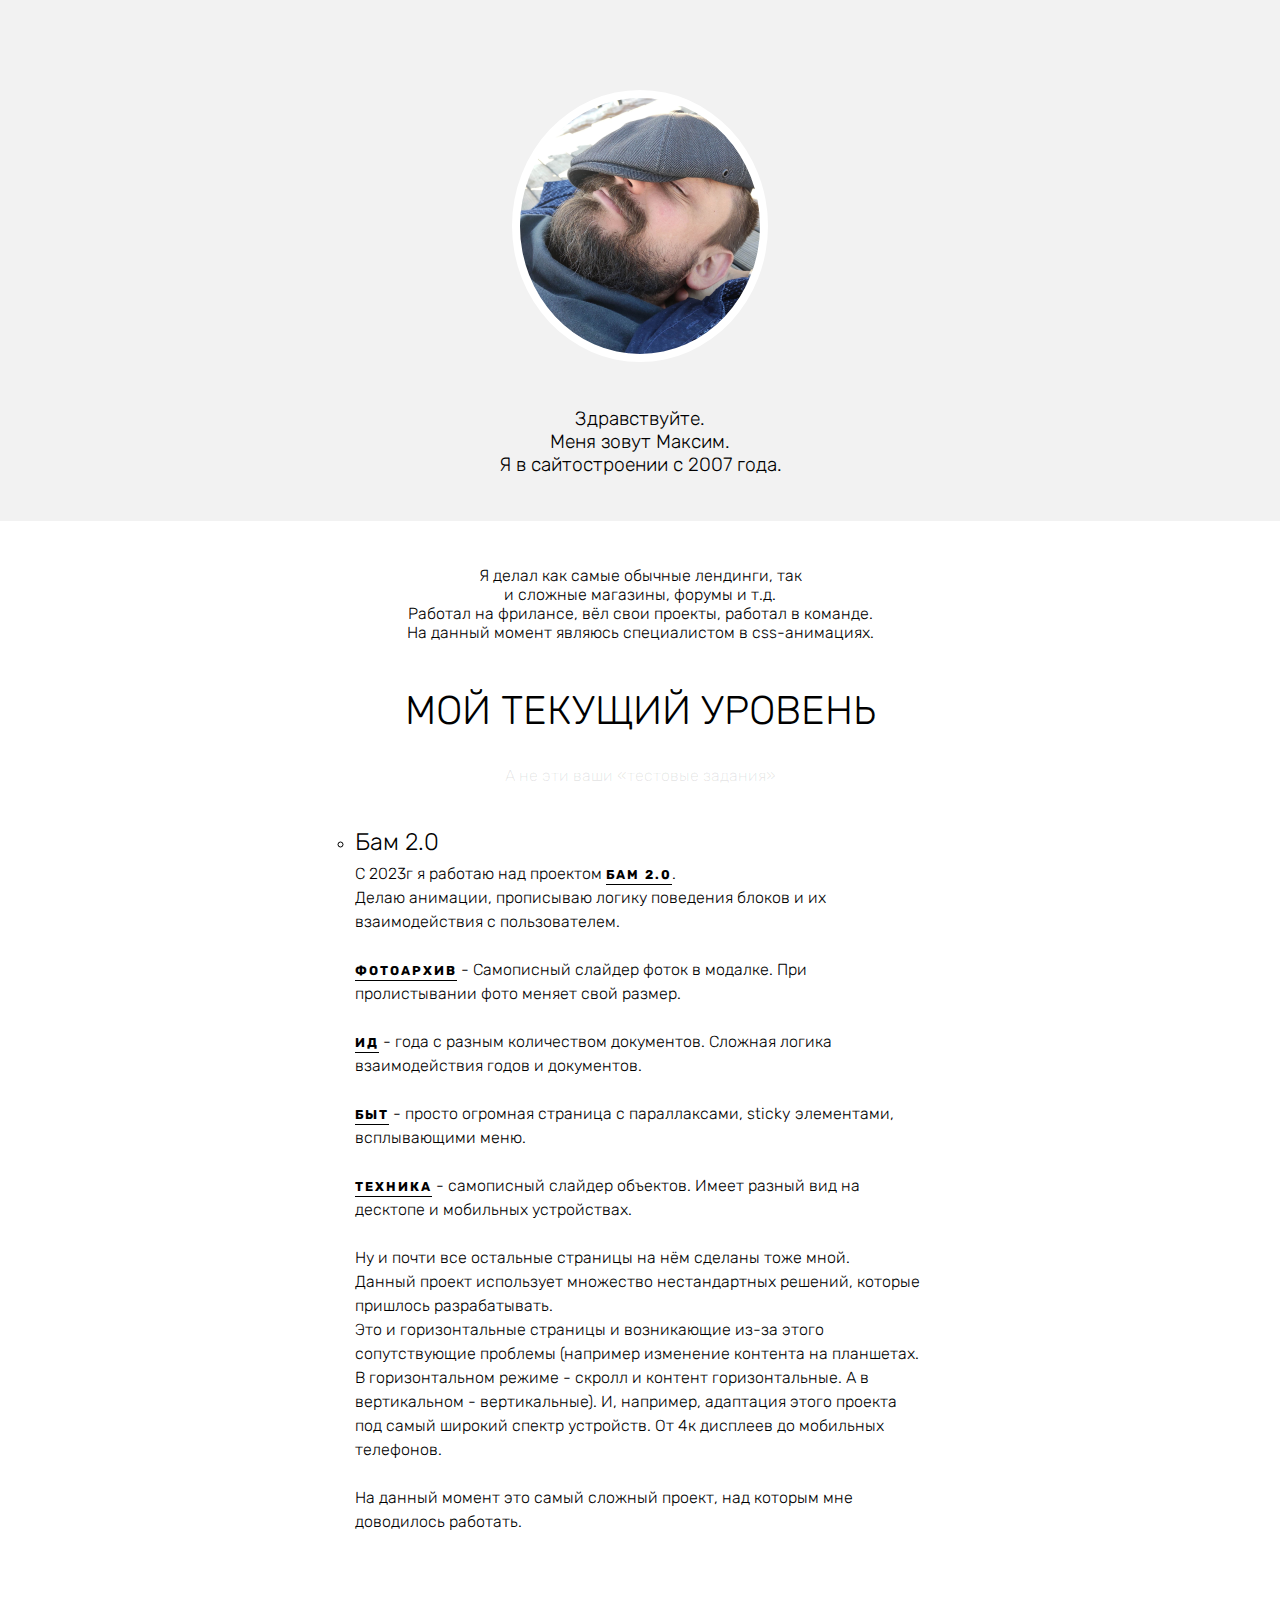
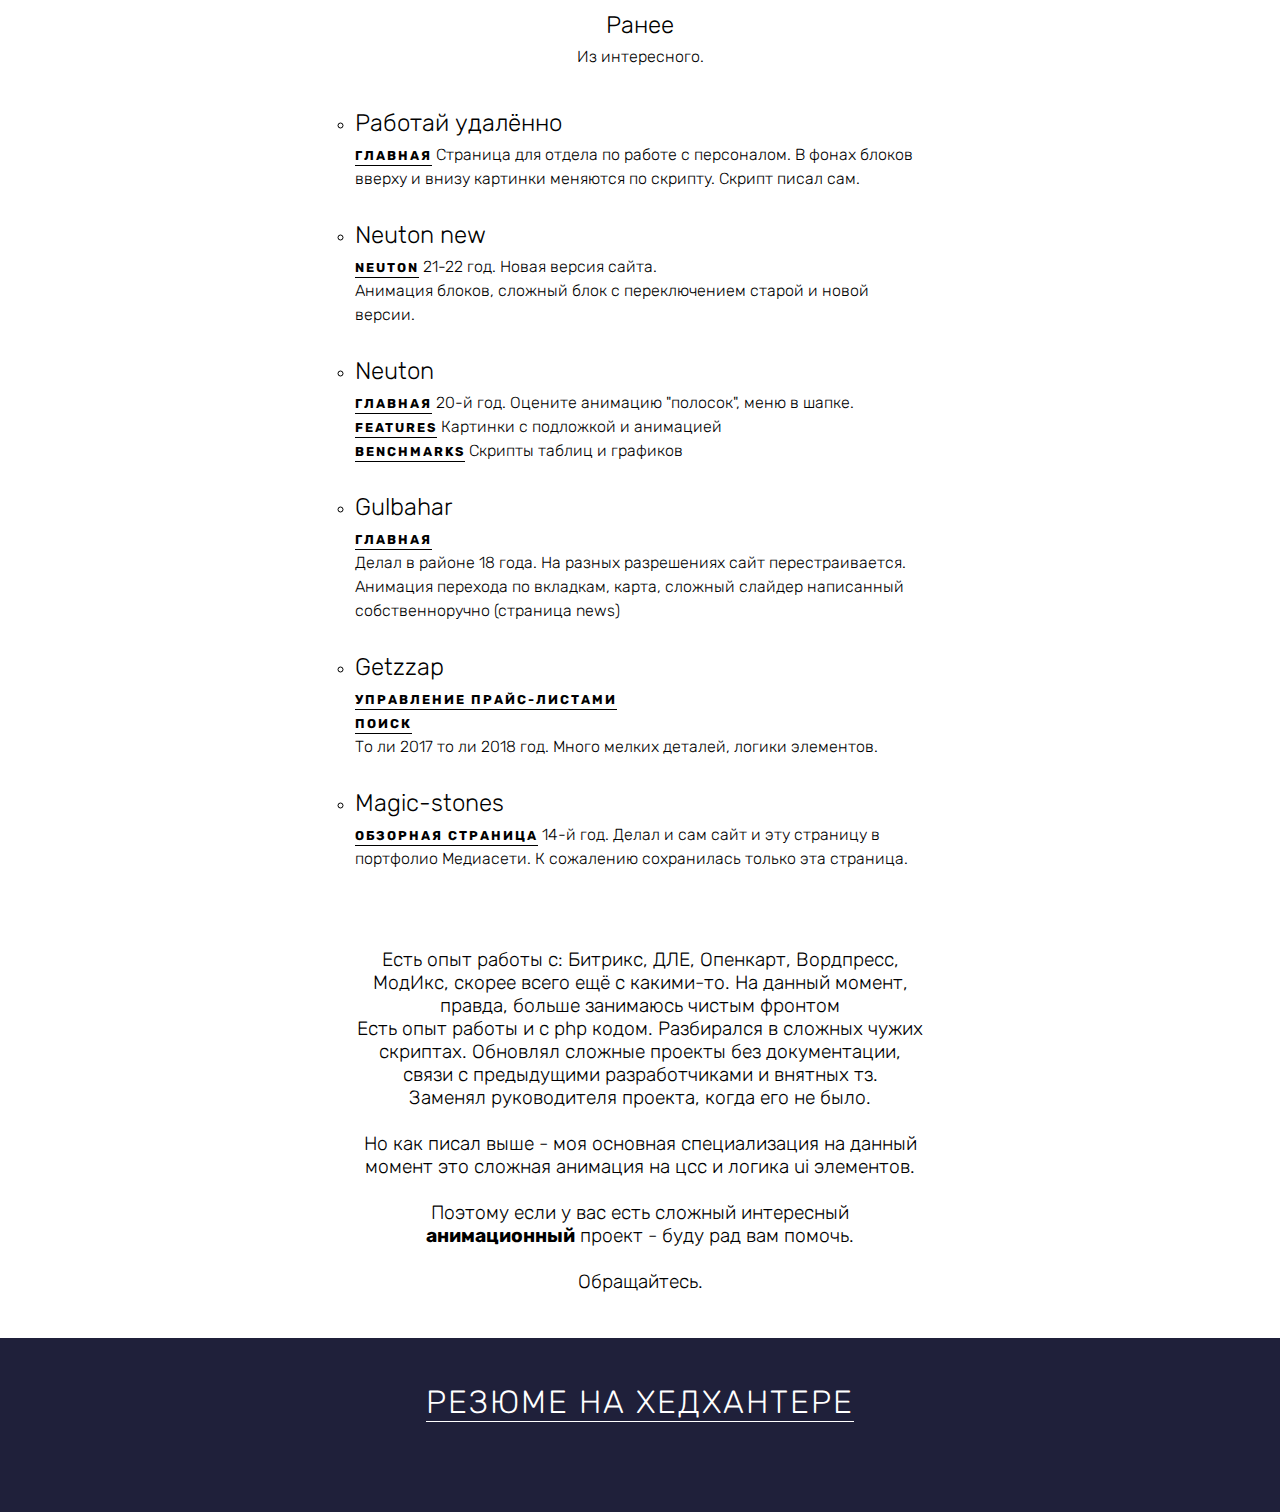
<file: index.html>
<!DOCTYPE html>
<html lang="ru-RU">

<head>
    <meta charset="UTF-8">
    <meta name="viewport" content="width=device-width, initial-scale=1.0, maximum-scale=1.0, user-scalable=no">
    <meta http-equiv="X-UA-Compatible" content="IE=edge">

    <!--<link rel="shortcut icon" href="/images/favicon.ico" type="image/x-icon">-->

    <title>Main</title>
    <link rel="stylesheet" href="css/index.css" />
</head>

<body>
    <div class="header">
        Здравствуйте.<br />
        Меня зовут Максим.<br />
        Я в сайтостроении с 2007 года.
    </div>

    <div class="content">
        <p class="content__promo">
            Я делал как самые обычные лендинги, так<br />и сложные магазины, форумы и т.д.<br />Работал на фрилансе, вёл
            свои
            проекты, работал в команде.<br />
            На данный момент являюсь специалистом в css-анимациях.
        </p>
        <h1>
            Мой текущий уровень
        </h1>
        <p class="content__promo _easy">А не эти ваши &laquo;тестовые задания&raquo;</p>

        <ul>
            <li>
                <h2>Бам 2.0</h2>
                С 2023г я работаю над проектом <a href="https://bam-rzd.ru" target="_blank">Бам 2.0</a>.<br />
                Делаю анимации, прописываю логику поведения блоков и их взаимодействия с пользователем.
                <br /><br />
                <a href="https://bam-rzd.ru/photo-archive" target="_blank">Фотоархив</a> - Самописный слайдер фоток в
                модалке. При пролистывании фото меняет свой размер.
                <br /><br />
                <a href="https://bam-rzd.ru/historical-documents" target="_blank">ИД</a> - года с разным количеством
                документов. Сложная логика взаимодействия годов и документов.
                <br /><br />
                <a href="https://bam-rzd.ru/life" target="_blank">Быт</a> - просто огромная страница с параллаксами,
                sticky элементами, всплывающими меню.
                <br /><br />
                <a href="https://bam-rzd.ru/technique" target="_blank">Техника</a> - самописный слайдер объектов. Имеет
                разный вид на десктопе и мобильных устройствах.
                <br /><br />
                Ну и почти все остальные страницы на нём сделаны тоже мной.<br />
                Данный проект использует множество нестандартных решений, которые пришлось разрабатывать.
                <br />
                Это и
                горизонтальные страницы и возникающие из-за этого сопутствующие проблемы (например изменение контента на
                планшетах. В горизонтальном режиме - скролл и контент горизонтальные. А в вертикальном - вертикальные).
                И, например, адаптация
                этого проекта под самый широкий спектр устройств. От 4к дисплеев до мобильных телефонов.
                <br /><br />
                На данный момент это самый сложный проект, над которым мне доводилось работать.
            </li>
        </ul>

        <h2>Ранее</h2>
        <p class="content__promo">Из интересного.</p>

        <ul>
            <li>
                <h2>Работай удалённо</h2>
                <a href="https://ndiezel.github.io/sochi/" target="_blank">Главная</a> Страница для отдела по работе с
                персоналом. В фонах блоков вверху и внизу картинки меняются по скрипту. Скрипт писал сам.
            </li>
            <li>
                <h2>Neuton new</h2>
                <a href="https://ndiezel.github.io/neuton/atml-index.html" target="_blank">Neuton</a> 21-22 год. Новая
                версия сайта.<br />
                Анимация блоков, сложный блок с переключением старой и новой версии.
            </li>
            <li>
                <h2>Neuton</h2>
                <a href="https://ndiezel.github.io/neuton-new/" target="_blank">Главная</a> 20-й год. Оцените анимацию
                "полосок", меню в шапке.
                <br />
                <a href="https://ndiezel.github.io/neuton-new/features.html" target="_blank">features</a> Картинки с
                подложкой и анимацией
                <br />
                <a href="https://ndiezel.github.io/neuton-new/benchmarks.html" target="_blank">benchmarks</a> Скрипты
                таблиц и графиков
            </li>
            <li>
                <h2>Gulbahar</h2>
                <a href="https://ndiezel.github.io/gulbahar/" target="_blank">Главная</a><br />
                Делал в районе 18 года. На разных разрешениях сайт перестраивается. Анимация
                перехода по вкладкам, карта, сложный слайдер написанный собственноручно (страница news)
            </li>
            <li>
                <h2>Getzzap</h2>
                <a href="https://ndiezel.github.io/getzzap/prices.html" target="_blank">Управление
                    прайс-листами</a><br />
                <a href="https://ndiezel.github.io/getzzap/search.html" target="_blank">Поиск</a>
                <br />
                То ли 2017 то ли 2018 год. Много мелких деталей, логики элементов.
            </li>
            <li>
                <h2>Magic-stones</h2>
                <a href="https://ms-net.ru/portfolio/web/magic-stones/" target="_blank">Обзорная страница</a> 14-й год.
                Делал и сам сайт и эту страницу в портфолио Медиасети. К сожалению сохранилась только эта страница.
            </li>
        </ul>

        <p class="content__promo2">
            Есть опыт работы с: Битрикс, ДЛЕ, Опенкарт, Вордпресс, МодИкс, скорее всего ещё с какими-то. На данный
            момент, правда, больше занимаюсь чистым фронтом<br />
            Есть опыт работы и с php кодом. Разбирался в сложных чужих скриптах. Обновлял сложные проекты без
            документации, связи с предыдущими разработчиками и внятных тз.<br />
            Заменял руководителя проекта, когда его не было.<br /><br />
            Но как писал выше - моя основная специализация на данный момент это сложная анимация на цсс и логика ui
            элементов.<br /><br />
            Поэтому если у вас есть сложный интересный <strong>анимационный</strong> проект - буду рад вам
            помочь.<br /><br />Обращайтесь.
        </p>
    </div>

    <div class="footer">
        <a href="https://hh.ru/resume/87125897ff020141610039ed1f37384e4d5873?hhtmFrom=resume_list">Резюме на
            ХедХантере</a>
    </div>
</body>

</html>
</file>
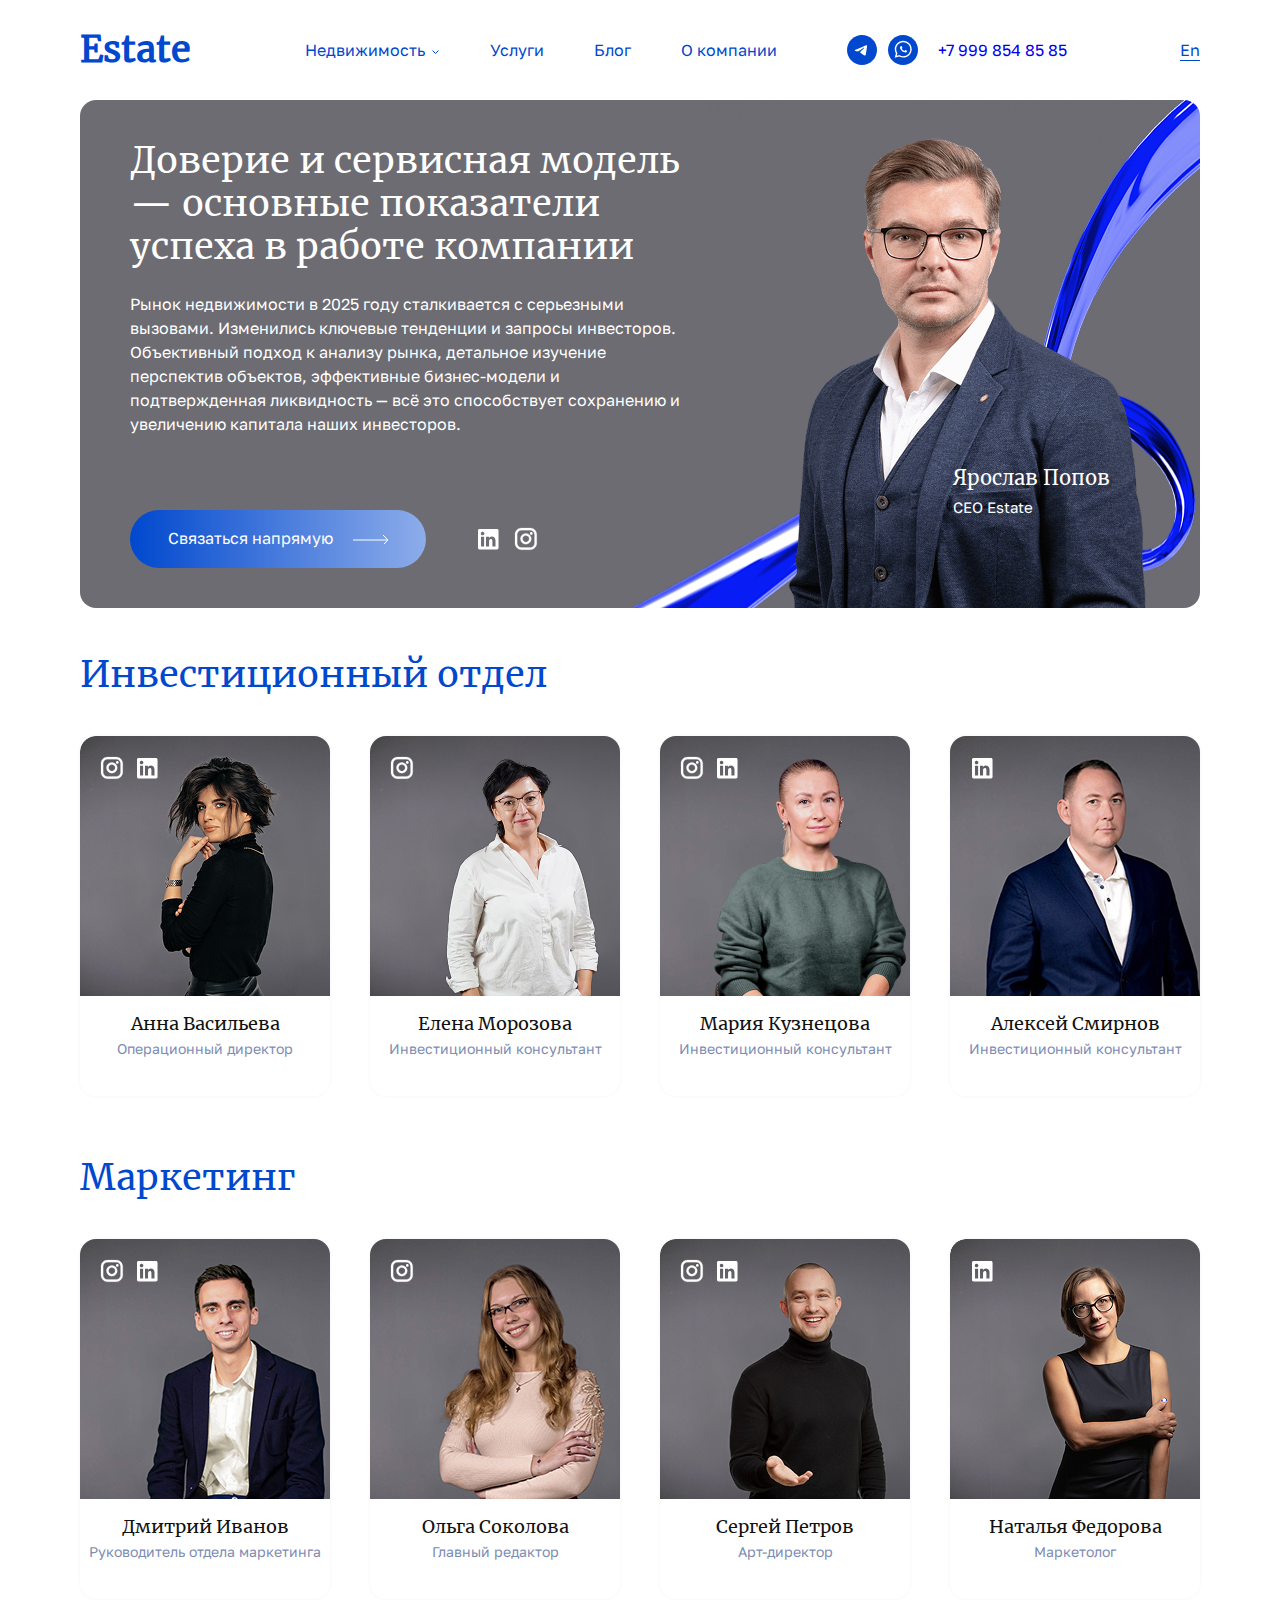
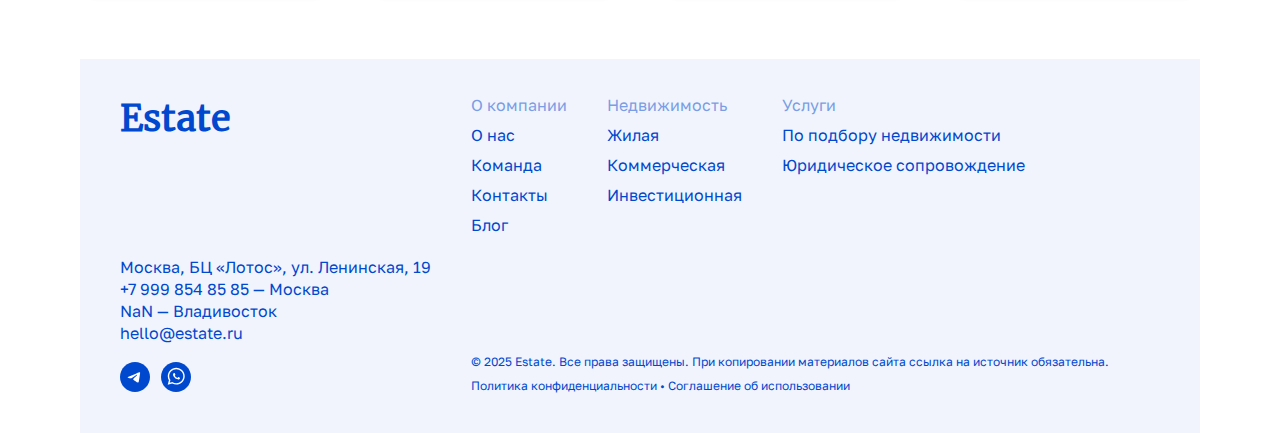
<file: arbuztest/index.html>
<!DOCTYPE html>
<html lang="ru-RU">

<head>
  <meta charset="UTF-8">
  <meta name="viewport" content="width=device-width, initial-scale=1.0, maximum-scale=1.0, user-scalable=no">
  <meta http-equiv="X-UA-Compatible" hdrblck="IE=edge">

  <!--<link rel="shortcut icon" href="/images/favicon.ico" type="image/x-icon">-->

  <title>Estate</title>
  <script type="module" crossorigin src="/arbuztest/assets/index-C0SxeGT4.js"></script>
  <link rel="stylesheet" crossorigin href="/arbuztest/assets/index-BaqTbS8R.css">
</head>

<body>
  <div id="app"></div>
</body>

</html>
</file>
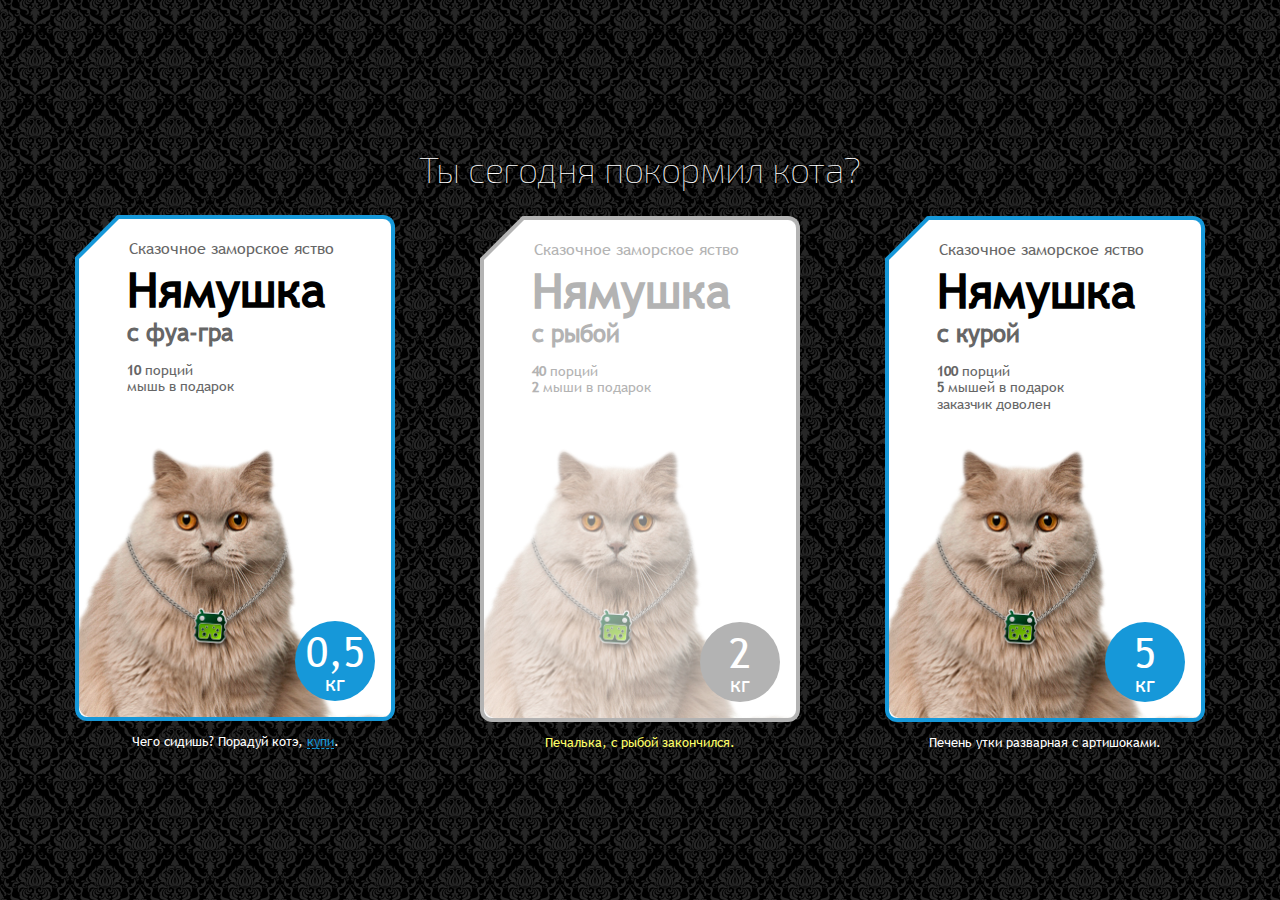
<file: funbox-test/index.html>
<!DOCTYPE html>
<html lang="en-EN">

<head>
    <meta charset="UTF-8">
    <meta name="viewport" content="width=device-width, initial-scale=1.0, maximum-scale=1.0, user-scalable=no">
    <meta http-equiv="X-UA-Compatible" content="IE=edge">

    <!--<link rel="shortcut icon" href="/images/favicon.ico" type="image/x-icon">-->

    <title>Main</title>
    <link rel="stylesheet" href="css/index.css" />
</head>

<body>
    <div class="container">
        <h1 class="container__title">Ты сегодня покормил кота?</h1>

        <div class="container__cats">
            <div class="container__cats-one">
                <input type="checkbox" class="container__cats-one-checkbox" id="cat01" />
                <label for="cat01" class="container__cats-one-link">
                    <div class="container__cats-one-link-header">
                        Сказочное заморское яство
                    </div>
                    <div class="container__cats-one-link-content">
                        <h4 class="container__cats-one-link-content-title">
                            Нямушка
                        </h4>
                        <h5 class="container__cats-one-link-content-subtitle">
                            с фуа-гра
                        </h5>
                        <div class="container__cats-one-link-content-info">
                            <div class="container__cats-one-link-content-info-line">
                                <strong>10</strong> порций
                            </div>
                            <div class="container__cats-one-link-content-info-line">
                                мышь в подарок
                            </div>
                        </div>
                    </div>
                    <div class="container__cats-one-link-footer">
                        <div class="container__cats-one-link-footer-weight">
                            <div class="container__cats-one-link-footer-weight-num">
                                0,5
                            </div>
                            <div class="container__cats-one-link-footer-weight-text">
                                кг
                            </div>
                        </div>
                    </div>
                </label>

                <div class="container__cats-one-promo">
                    Чего сидишь? Порадуй котэ, <label for="cat01">купи</label>.
                </div>
            </div>

            <div class="container__cats-one _disabled">
                <div class="container__cats-one-link">
                    <div class="container__cats-one-link-header">
                        Сказочное заморское яство
                    </div>
                    <div class="container__cats-one-link-content">
                        <h4 class="container__cats-one-link-content-title">
                            Нямушка
                        </h4>
                        <h5 class="container__cats-one-link-content-subtitle">
                            с рыбой
                        </h5>
                        <div class="container__cats-one-link-content-info">
                            <div class="container__cats-one-link-content-info-line">
                                <strong>40</strong> порций
                            </div>
                            <div class="container__cats-one-link-content-info-line">
                                <strong>2</strong> мыши в подарок
                            </div>
                        </div>
                    </div>
                    <div class="container__cats-one-link-footer">
                        <div class="container__cats-one-link-footer-weight">
                            <div class="container__cats-one-link-footer-weight-num">
                                2
                            </div>
                            <div class="container__cats-one-link-footer-weight-text">
                                кг
                            </div>
                        </div>
                    </div>
                </div>

                <div class="container__cats-one-promo">
                    Печалька, с рыбой закончился.
                </div>
            </div>

            <div class="container__cats-one">
                <input type="checkbox" class="container__cats-one-checkbox" id="cat02" />
                <label for="cat02" class="container__cats-one-link">
                    <div class="container__cats-one-link-header">
                        Сказочное заморское яство
                    </div>
                    <div class="container__cats-one-link-content">
                        <h4 class="container__cats-one-link-content-title">
                            Нямушка
                        </h4>
                        <h5 class="container__cats-one-link-content-subtitle">
                            с курой
                        </h5>
                        <div class="container__cats-one-link-content-info">
                            <div class="container__cats-one-link-content-info-line">
                                <strong>100</strong> порций
                            </div>
                            <div class="container__cats-one-link-content-info-line">
                                <strong>5</strong> мышей в подарок
                            </div>
                            <div class="container__cats-one-link-content-info-line">
                                заказчик доволен
                            </div>
                        </div>
                    </div>
                    <div class="container__cats-one-link-footer">
                        <div class="container__cats-one-link-footer-weight">
                            <div class="container__cats-one-link-footer-weight-num">
                                5
                            </div>
                            <div class="container__cats-one-link-footer-weight-text">
                                кг
                            </div>
                        </div>
                    </div>
                </label>

                <div class="container__cats-one-promo">
                    Печень утки разварная с артишоками.
                </div>
            </div>
        </div>
    </div>
</body>

</html>
</file>
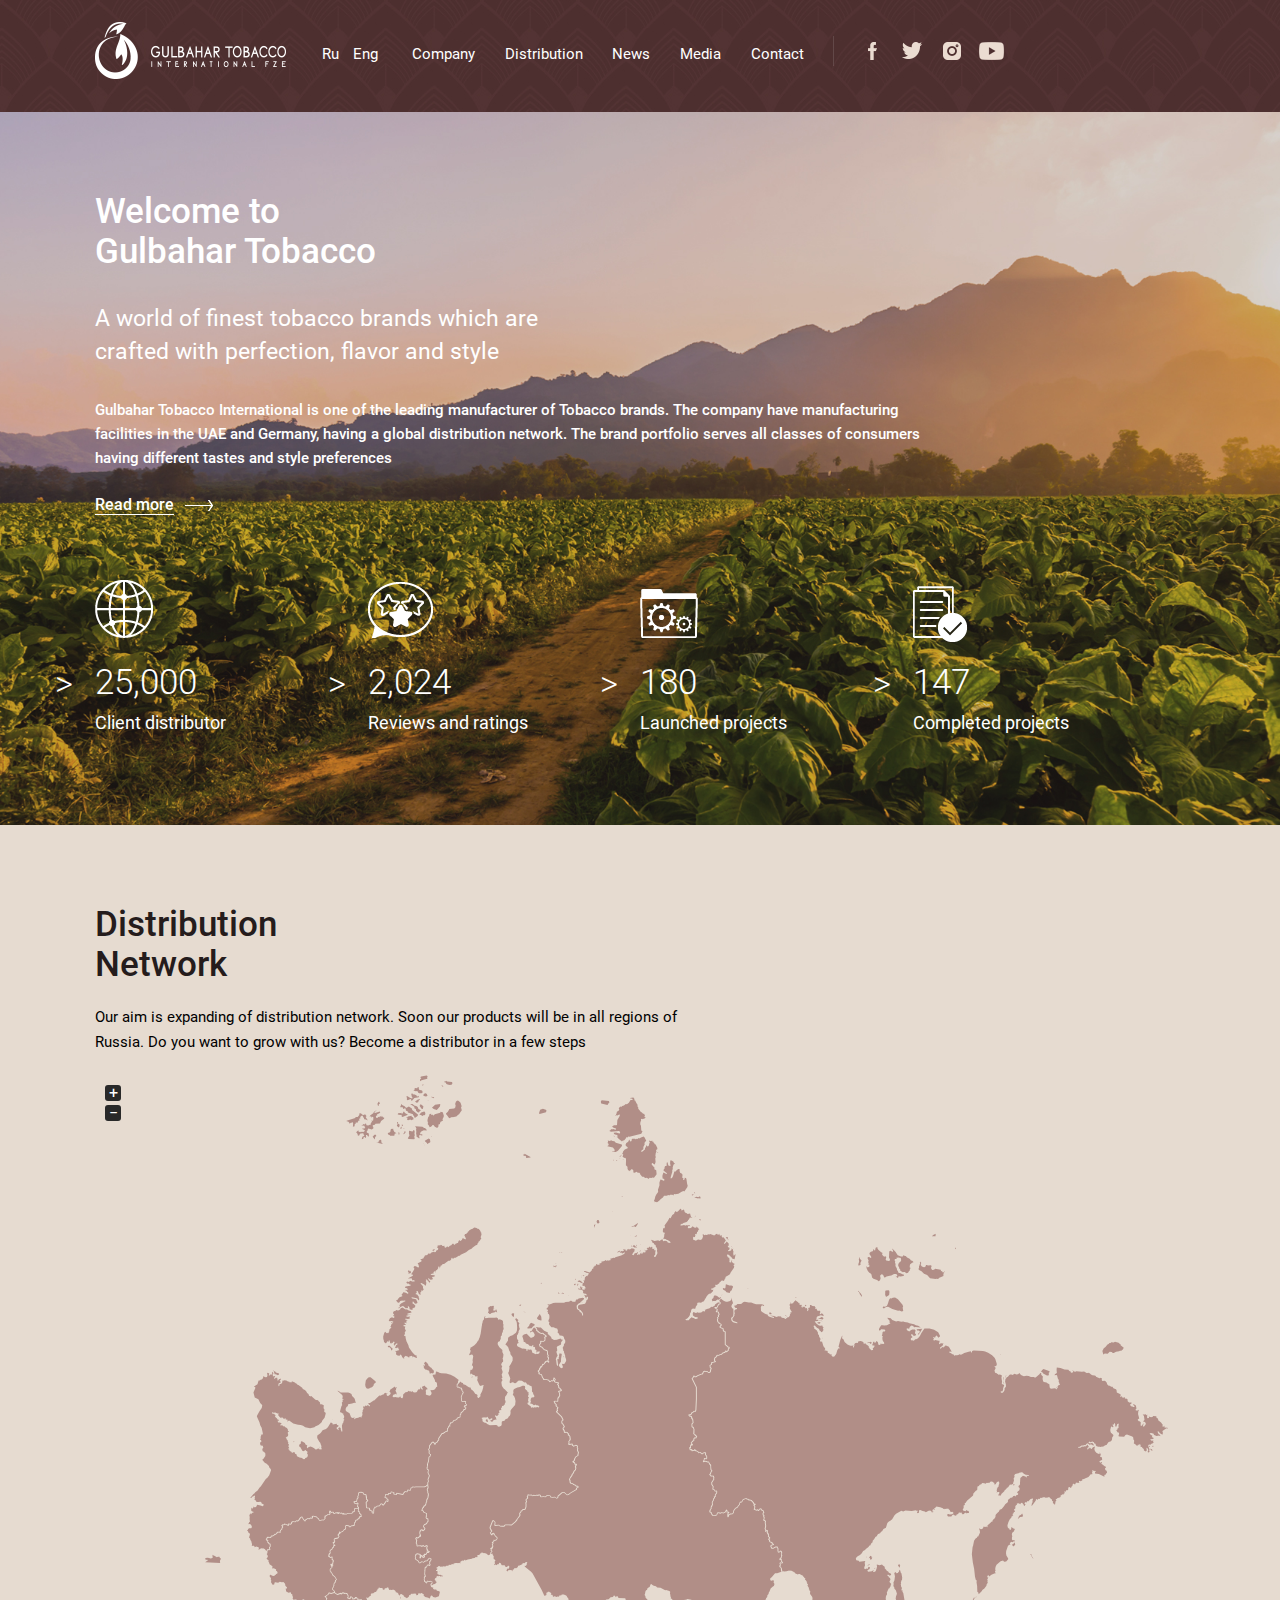
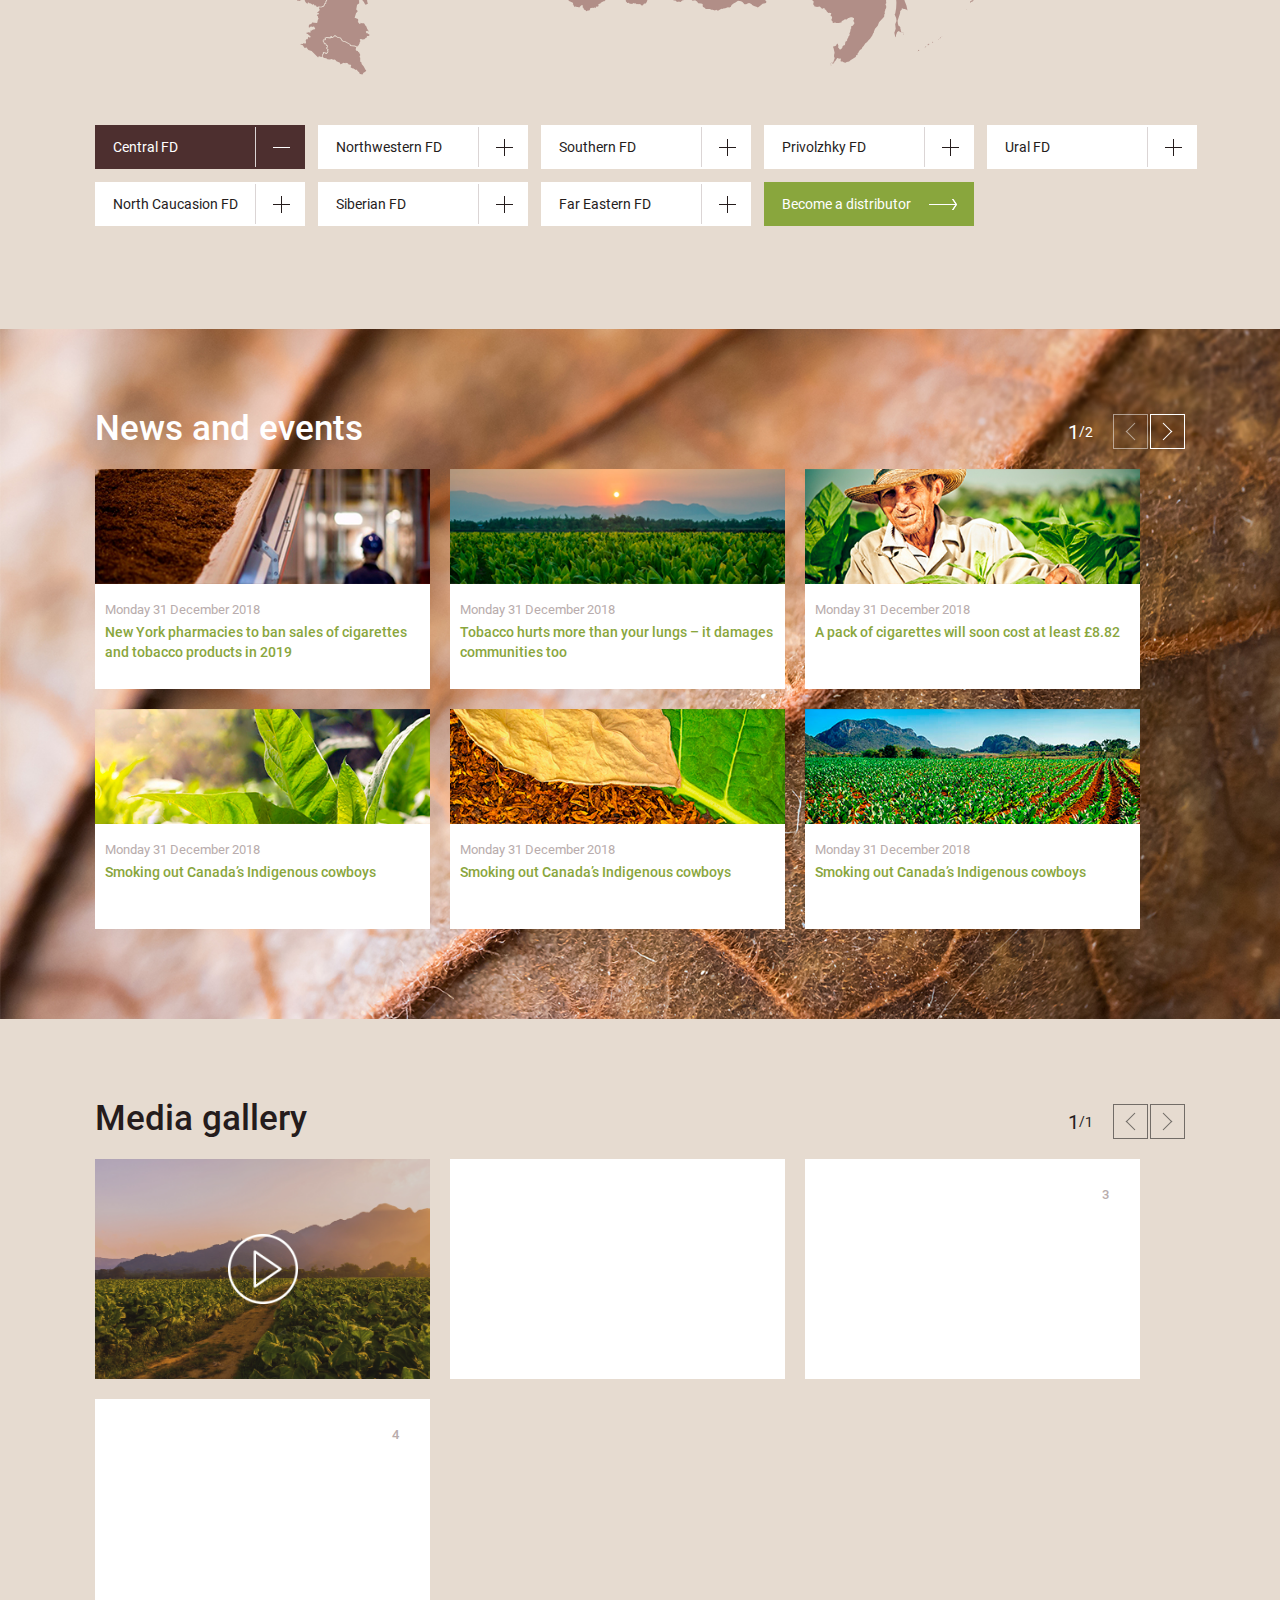
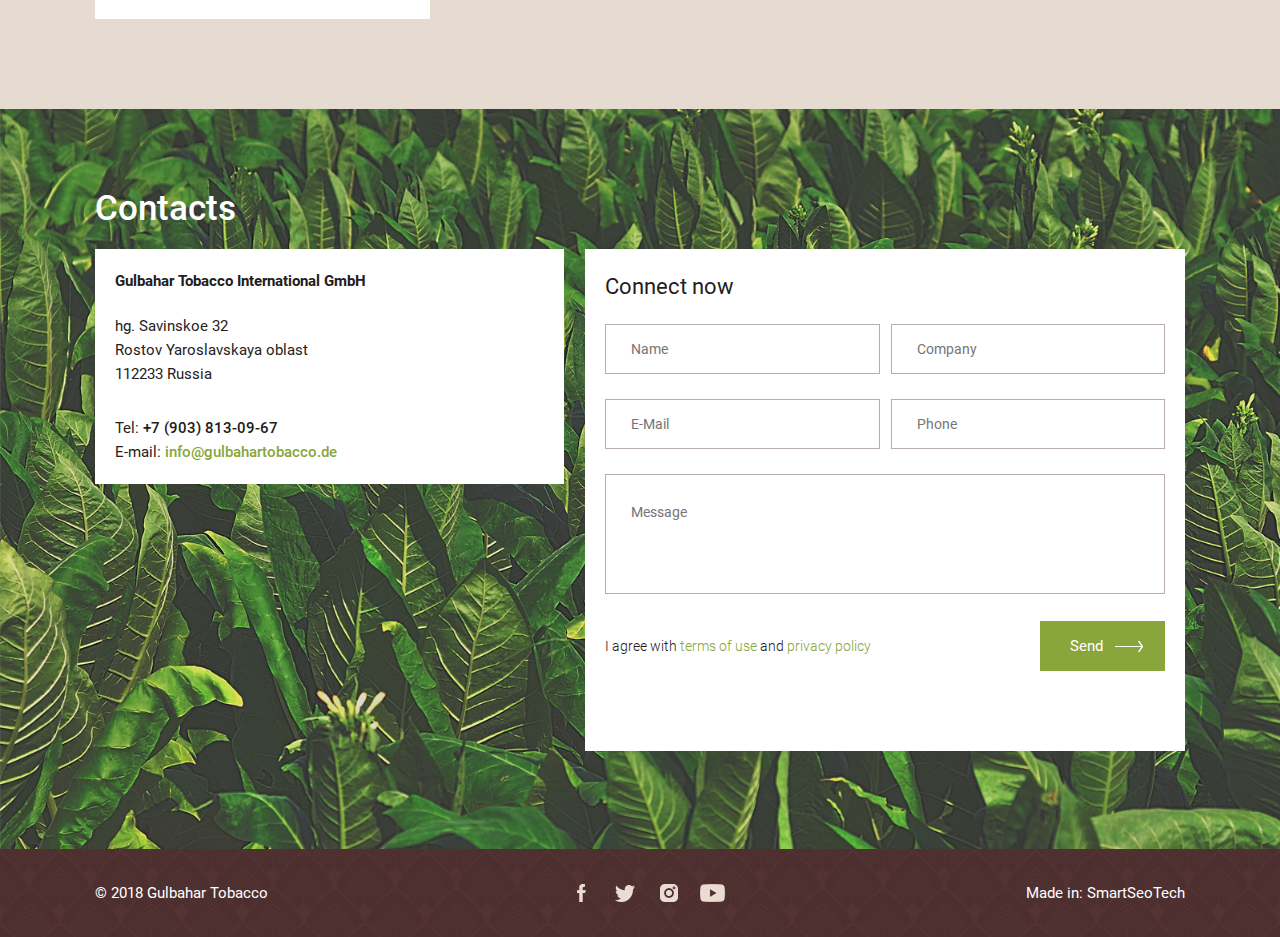
<file: gulbahar/index.html>
<!DOCTYPE html>
<html lang="en">

<head>
    <meta charset="UTF-8">
    <meta http-equiv="X-UA-Compatible" content="IE=edge">

    <link rel="shortcut icon" href="/img/favicon.ico" type="image/x-icon">
    <meta name="viewport" content="width=device-width, initial-scale=1.0">


    <title>Main</title>

    <link rel="stylesheet" href="css/normalize.css" />
    <link rel="stylesheet" href="css/jquery-jvectormap-2.0.3.css" />
    <link rel="stylesheet" href="js/jquery.fancybox.min.css" />
    <link rel="stylesheet" href="css/style.css" />
</head>

<body>
    <header class="header">
        <div class="container">
            <div class="header__logo">
                <a href="/" class="header__logo-link"></a>
            </div>

            <div class="header__lang">
                <a class="header__lang-link">Ru</a>
                <a class="header__lang-link">Eng</a>
            </div>

            <a class="header__mobi-link js-mobiOpen"></a>
            <div class="header__mobi js-mobi">
                <nav class="header__menu">
                    <div class="header__menu-item">
                        <a class="header__menu-item-link active js-pageBlockLink">Company</a>
                    </div>
                    <div class="header__menu-item">
                        <a class="header__menu-item-link js-pageBlockLink">Distribution</a>
                    </div>
                    <div class="header__menu-item">
                        <a class="header__menu-item-link js-pageBlockLink">News</a>
                    </div>
                    <div class="header__menu-item">
                        <a class="header__menu-item-link js-pageBlockLink">Media</a>
                    </div>
                    <div class="header__menu-item">
                        <a class="header__menu-item-link js-pageBlockLink">Contact</a>
                    </div>
                </nav>

                <div class="header__social">
                    <div class="header__social-item">
                        <a href="" target="_blank" class="header__social-item-link fb"></a>
                    </div>
                    <div class="header__social-item">
                        <a href="" target="_blank" class="header__social-item-link tw"></a>
                    </div>
                    <div class="header__social-item">
                        <a href="" target="_blank" class="header__social-item-link inst"></a>
                    </div>
                    <div class="header__social-item">
                        <a href="" target="_blank" class="header__social-item-link youtube"></a>
                    </div>
                </div>
            </div>
        </div>

        <div class="header__xl">
            <div class="header__xl-copy">
                &copy; 2018 Gulbahar Tobacco
            </div>
            <div class="header__xl-madein">
                <a href="" class="header__xl-madein-link">Made in: SmartSeoTech</a>
            </div>
        </div>
    </header>

    <div class="page-wrap">
        <div class="main active page-block js-pageBlock">
            <div class="container">
                <section class="main__content">
                    <h1 class="main__content-title">Welcome to Gulbahar Tobacco</h1>
                    <h6 class="main__content-info">
                        A world of finest tobacco brands which are crafted with perfection, flavor and style
                    </h6>
                    <p class="main__content-text">
                        Gulbahar Tobacco International is one of the leading manufacturer of Tobacco brands. The
                        company
                        have
                        manufacturing facilities in the UAE and Germany, having a global distribution network.
                        The brand portfolio serves all classes of consumers having different tastes and style
                        preferences
                    </p>

                    <a class="main__content-more js-modalOpen" data-modal="about">Read more</a>
                </section>

                <div class="main__info">
                    <div class="main__info-one">
                        <div class="main__info-one-num">
                            25,000
                        </div>
                        <div class="main__info-one-title">
                            Client distributor
                        </div>
                    </div>
                    <div class="main__info-one">
                        <div class="main__info-one-num">
                            2,024
                        </div>
                        <div class="main__info-one-title">
                            Reviews and ratings
                        </div>
                    </div>
                    <div class="main__info-one">
                        <div class="main__info-one-num">
                            180
                        </div>
                        <div class="main__info-one-title">
                            Launched projects
                        </div>
                    </div>
                    <div class="main__info-one">
                        <div class="main__info-one-num">
                            147
                        </div>
                        <div class="main__info-one-title">
                            Completed projects
                        </div>
                    </div>
                </div>
            </div>
        </div>

        <div class="map page-block js-pageBlock">
            <div class="container">
                <h3 class="map__title">
                    Distribution<br />Network
                </h3>

                <p class="map__info">
                    Our aim is expanding of distribution network. Soon our products will be in all regions of Russia.
                    Do
                    you
                    want to grow with us? Become a distributor in a few steps
                </p>

                <div class="map__interactive">
                    <div class="map__interactive-map" id="vmap"></div>
                </div>

                <div class="map__links">
                    <div class="map__links-select js-federalSelect">
                        <div class="map__links-select-main js-federalMain">
                            <div class="map__links-select-main-text js-federalSelected">Select federal district</div>
                            <div class="map__links-select-main-icon"></div>
                        </div>
                        <div class="map__links-select-content js-federalSelectContent">
                            <div class="map__links-one active js-federalLink">
                                <div class="map__links-one-text">Central FD</div>
                                <div class="map__links-one-icon"></div>
                            </div>
                            <div class="map__links-one js-federalLink">
                                <div class="map__links-one-text">Northwestern FD</div>
                                <div class="map__links-one-icon"></div>
                            </div>
                            <div class="map__links-one js-federalLink">
                                <div class="map__links-one-text">Southern FD</div>
                                <div class="map__links-one-icon"></div>
                            </div>
                            <div class="map__links-one js-federalLink">
                                <div class="map__links-one-text">Privolzhky FD</div>
                                <div class="map__links-one-icon"></div>
                            </div>
                            <div class="map__links-one js-federalLink">
                                <div class="map__links-one-text">Ural FD</div>
                                <div class="map__links-one-icon"></div>
                            </div>
                            <div class="map__links-one js-federalLink">
                                <div class="map__links-one-text">North Caucasion FD</div>
                                <div class="map__links-one-icon"></div>
                            </div>
                            <div class="map__links-one js-federalLink">
                                <div class="map__links-one-text">Siberian FD</div>
                                <div class="map__links-one-icon"></div>
                            </div>
                            <div class="map__links-one js-federalLink">
                                <div class="map__links-one-text">Far Eastern FD</div>
                                <div class="map__links-one-icon"></div>
                            </div>
                        </div>
                    </div>

                    <div class="map__links-one become js-distributorOpen js-modalOpen" data-modal="distributor">
                        <div class="map__links-one-text">Become a distributor</div>
                    </div>
                </div>
            </div>
        </div>

        <div class="news slider page-block js-pageBlock js-slider">
            <div class="slider__content">
                <h3 class="slider__content-title">
                    News and events
                </h3>

                <div class="slider__content-controls">
                    <div class="slider__content-controls-nums">
                        <span class="current js-nbCurrent"></span>/<span class="js-nbAll"></span>
                    </div>
                    <a class="slider__content-controls-link prev js-nbPrev"></a>
                    <a class="slider__content-controls-link next js-nbNext"></a>
                </div>

                <div class="slider__content-blocks">
                    <a class="slider__content-blocks-one js-nb n-right js-modalOpen" data-modal="n01">
                        <img class="slider__content-blocks-one-img" src="img/news/01.jpg" alt="" />

                        <div class="slider__content-blocks-one-content">
                            <div class="slider__content-blocks-one-content-date">
                                Monday 31 December 2018
                            </div>
                            <p class="slider__content-blocks-one-content-text">
                                New York pharmacies to ban sales of cigarettes and tobacco products in 2019
                            </p>
                        </div>
                    </a>

                    <a class="slider__content-blocks-one js-nb n-right js-modalOpen" data-modal="n01">
                        <img class="slider__content-blocks-one-img" src="img/news/02.jpg" alt="" />

                        <div class="slider__content-blocks-one-content">
                            <div class="slider__content-blocks-one-content-date">
                                Monday 31 December 2018
                            </div>
                            <p class="slider__content-blocks-one-content-text">
                                Tobacco hurts more than your lungs – it damages communities too
                            </p>
                        </div>
                    </a>

                    <a class="slider__content-blocks-one js-nb n-right js-modalOpen" data-modal="n01">
                        <img class="slider__content-blocks-one-img" src="img/news/03.jpg" alt="" />

                        <div class="slider__content-blocks-one-content">
                            <div class="slider__content-blocks-one-content-date">
                                Monday 31 December 2018
                            </div>
                            <p class="slider__content-blocks-one-content-text">
                                A pack of cigarettes will soon cost at least £8.82
                            </p>
                        </div>
                    </a>

                    <a class="slider__content-blocks-one js-nb n-right js-modalOpen" data-modal="n01">
                        <img class="slider__content-blocks-one-img" src="img/news/04.jpg" alt="" />

                        <div class="slider__content-blocks-one-content">
                            <div class="slider__content-blocks-one-content-date">
                                Monday 31 December 2018
                            </div>
                            <p class="slider__content-blocks-one-content-text">
                                Smoking out Canada’s Indigenous cowboys
                            </p>
                        </div>
                    </a>

                    <a class="slider__content-blocks-one js-nb n-right js-modalOpen" data-modal="n01">
                        <img class="slider__content-blocks-one-img" src="img/news/05.jpg" alt="" />

                        <div class="slider__content-blocks-one-content">
                            <div class="slider__content-blocks-one-content-date">
                                Monday 31 December 2018
                            </div>
                            <p class="slider__content-blocks-one-content-text">
                                Smoking out Canada’s Indigenous cowboys
                            </p>
                        </div>
                    </a>

                    <a class="slider__content-blocks-one js-nb n-right js-modalOpen" data-modal="n01">
                        <img class="slider__content-blocks-one-img" src="img/news/06.jpg" alt="" />

                        <div class="slider__content-blocks-one-content">
                            <div class="slider__content-blocks-one-content-date">
                                Monday 31 December 2018
                            </div>
                            <p class="slider__content-blocks-one-content-text">
                                Smoking out Canada’s Indigenous cowboys
                            </p>
                        </div>
                    </a>

                    <a class="slider__content-blocks-one js-nb n-right js-modalOpen" data-modal="n01">
                        <img class="slider__content-blocks-one-img" src="img/news/05.jpg" alt="" />

                        <div class="slider__content-blocks-one-content">
                            <div class="slider__content-blocks-one-content-date">
                                Monday 31 December 2018
                            </div>
                            <p class="slider__content-blocks-one-content-text">
                                Smoking out Canada’s Indigenous cowboys
                            </p>
                        </div>
                    </a>

                    <a class="slider__content-blocks-one js-nb n-right js-modalOpen" data-modal="n01">
                        <img class="slider__content-blocks-one-img" src="img/news/06.jpg" alt="" />

                        <div class="slider__content-blocks-one-content">
                            <div class="slider__content-blocks-one-content-date">
                                Monday 31 December 2018
                            </div>
                            <p class="slider__content-blocks-one-content-text">
                                Smoking out Canada’s Indigenous cowboys
                            </p>
                        </div>
                    </a>

                    <a class="slider__content-blocks-one js-nb n-right js-modalOpen" data-modal="n01">
                        <img class="slider__content-blocks-one-img" src="img/news/05.jpg" alt="" />

                        <div class="slider__content-blocks-one-content">
                            <div class="slider__content-blocks-one-content-date">
                                Monday 31 December 2018
                            </div>
                            <p class="slider__content-blocks-one-content-text">
                                Smoking out Canada’s Indigenous cowboys
                            </p>
                        </div>
                    </a>
                </div>
            </div>
        </div>

        <div class="gallery slider page-block js-pageBlock js-slider">
            <div class="slider__content">
                <h3 class="slider__content-title">
                    Media gallery
                </h3>

                <div class="slider__content-controls">
                    <div class="slider__content-controls-nums">
                        <span class="current js-nbCurrent"></span>/<span class="js-nbAll"></span>
                    </div>
                    <a class="slider__content-controls-link prev js-nbPrev"></a>
                    <a class="slider__content-controls-link next js-nbNext"></a>
                </div>

                <div class="slider__content-blocks">
                    <a class="slider__content-blocks-one js-nb n-right" href="https://www.youtube.com/watch?v=_sI_Ps7JSEk"
                        data-fancybox>
                        <div style="background-image: url(img/bg-main-xl.jpg);" class="slider__content-blocks-one-bg"></div>
                        <div class="slider__content-blocks-one-play">
                            <div class="slider__content-blocks-one-play-time">
                                2:53
                            </div>
                        </div>

                        <div class="slider__content-blocks-one-info">
                            Gulbahar Tobacco International (GTI) production tour
                        </div>
                    </a>

                    <a class="slider__content-blocks-one js-nb n-right" href="http://warnet.ws/img5/281/tabak/6.jpg"
                        data-fancybox data-caption="My caption">
                        <div style="background-image: url(http://warnet.ws/img5/281/tabak/6.jpg);" class="slider__content-blocks-one-bg"></div>
                        <div class="slider__content-blocks-one-view"></div>

                        <div class="slider__content-blocks-one-info">
                            Production photo session
                        </div>
                    </a>

                    <a class="slider__content-blocks-one js-nb n-right" href="http://img0.safereactor.cc/pics/post/full/курительные-трубки-красивые-фото-табак-спички-2440056.jpeg"
                        data-fancybox="gallery">
                        <div style="background-image: url(http://img0.safereactor.cc/pics/post/full/курительные-трубки-красивые-фото-табак-спички-2440056.jpeg);"
                            class="slider__content-blocks-one-bg"></div>
                        <div class="slider__content-blocks-one-view"></div>
                        <div class="slider__content-blocks-one-gallery">3</div>

                        <div class="slider__content-blocks-one-info">
                            Production photo session
                        </div>
                    </a>

                    <a class="slider__content-blocks-one js-nb n-right" href="http://fotodes.ru/upload/img1345364880.jpg"
                        data-fancybox="gallery2">
                        <div style="background-image: url(http://fotodes.ru/upload/img1345364880.jpg);" class="slider__content-blocks-one-bg"></div>
                        <div class="slider__content-blocks-one-view"></div>
                        <div class="slider__content-blocks-one-gallery">4</div>

                        <div class="slider__content-blocks-one-info">
                            Production photo session
                        </div>
                    </a>
                </div>
            </div>
        </div>

        <div class="contacts page-block js-pageBlock">
            <div class="container">
                <h3 class="contacts__title">Contacts</h3>

                <div class="contacts-left">
                    <div class="contacts__block">
                        <h6 class="contacts__block-name">
                            Gulbahar Tobacco International GmbH
                        </h6>
                        <div class="contacts__block-half">
                            <div class="contacts__block-adr">
                                hg. Savinskoe 32<br />
                                Rostov Yaroslavskaya oblast<br />
                                112233 Russia
                            </div>
                        </div>

                        <div class="contacts__block-half">
                            <div class="contacts__block-tel">
                                Tel: <span>+7 (903) 813-09-67</span>
                            </div>
                            <div class="contacts__block-mail">
                                E-mail: <a href="mailTo:info@gulbahartobacco.de">info@gulbahartobacco.de</a>
                            </div>
                        </div>
                    </div>

                    <div class="contacts__map" id="yandMap"></div>
                </div>
                <div class="contacts-right">
                    <div class="contacts__block">
                        <h6 class="contacts__block-title">
                            Connect now
                        </h6>

                        <div class="contacts__block-line">
                            <div class="contacts__block-line-item">
                                <input type="text" class="contacts__block-line-item-input" placeholder="Name" id="name" />
                            </div>
                            <div class="contacts__block-line-item">
                                <input type="text" class="contacts__block-line-item-input" placeholder="Company" id="company" />
                            </div>
                        </div>

                        <div class="contacts__block-line">
                            <div class="contacts__block-line-item">
                                <input type="email" class="contacts__block-line-item-input" placeholder="E-Mail" id="email" />
                            </div>
                            <div class="contacts__block-line-item">
                                <input type="tel" class="contacts__block-line-item-input" placeholder="Phone" id="phone" />
                            </div>
                        </div>

                        <textarea class="contacts__block-textarea" placeholder="Message"></textarea>

                        <div class="contacts__block-footer">
                            <div class="contacts__block-footer-info">
                                I agree with <a href="">terms of use</a> and <a href="">privacy policy</a>
                            </div>

                            <div class="contacts__block-footer-send">
                                <a class="contacts__block-footer-send-link">Send</a>
                            </div>
                        </div>
                    </div>
                </div>
            </div>
        </div>

        <div class="modal-page about js-newsOne js-modal" id="about">
            <a class="modal-page__close js-modalClose"></a>

            <div class="container">
                <div class="about__left js-niceScroll">
                    <h6 class="modal-page__title">About us</h6>
                    <p class="about__left-text">
                        Gulbahar Tobacco Int’l GmbH, Germany is a part of The Gulbahar Group companies. Gulbahar
                        Tobacco
                        GmbH,
                        Germany is another company started at Germany for the production of Filter and Cigarettes for
                        the
                        European Market. Now our operation spread in different countries and regions. The company
                        offers
                        high
                        quality Filter products and makes cigarette brands like Alster Nano Blue, Alster Nano Silver
                        and
                        Alster
                        Nano Black.
                        <br /><br />
                        With consumer insights driving strategy, Gulbahar Tobacco Int’l GmbH has been able to
                        strengthen
                        market
                        by developing & delivering contemporary offers relevant to the changing attitudes & ambitions
                        of
                        the
                        persistently growing customer. Gulbahar Tobacco Int’l GmbH are manufacturing in unique blend
                        comprising
                        tobacco from the best growing regions of the world. An efficient supply-chain & distribution
                        network
                        reaches across the nook and corner of the world.
                    </p>

                    <h6 class="about__left-sub-title">Guiding Principles and Beliefs</h6>
                    <p class="about__left-text">
                        Gulbahar Tobacco Int’l GmbH is running our tobacco business in a responsible manner to keep in
                        tandem
                        with interest of our all stakeholders. Our directorial principles and views seeks to reflect
                        the
                        importance of stakeholders like adult tobacco consumers, employees sister concerns and other
                        stake
                        holders.
                        <br /><br />
                        Gulbahar Tobacco Int’l GmbH is dedicated to addressing the issues concerning the use of and
                        harm
                        related with tobacco products in an exposed and unprejudiced fashion.
                    </p>
                </div>

                <div class="about__right">
                    <div class="about__right-icon"></div>
                    <div class="about__right-block">
                        <h6 class="about__right-block-title">
                            Our mission & vision
                        </h6>

                        <p class="about__right-block-text">
                            Our Vision is to achieve market leadership by transforming the Tobacco and Filter industry
                            to
                            achieve our business goals. We will drive the changes in the Tobacco industry by:
                        </p>

                        <p class="about__right-block-line">
                            Implementing innovation in different phases
                            of our business
                        </p>
                        <p class="about__right-block-line">
                            Redefining the feel of smoking
                        </p>
                        <p class="about__right-block-line">
                            Reducing the harm of smoking by good quality product
                        </p>
                        <p class="about__right-block-line">
                            Being part of awareness campaign in connection with tobacco related issues
                        </p>
                    </div>
                </div>
            </div>
        </div>

        <div class="modal-page news-one js-newsOne js-modal" id="n01">
            <a class="modal-page__close js-modalClose"></a>

            <div class="container">
                <h6 class="modal-page__title">
                    New York pharmacies to ban sales of cigarettes and tobacco products in 2019
                </h6>

                <div class="news-one__content">
                    <div class="news-one__content-left js-niceScroll">
                        <p class="news-one__content-left-text">
                            Gulbahar Tobacco Int’l GmbH, Germany is a part of The Gulbahar Group companies. Gulbahar
                            Tobacco
                            GmbH, Germany is another company started at Germany for the production of Filter and
                            Cigarettes
                            for
                            the European Market. Now our operation spread in different countries and regions. The
                            company
                            offers high quality Filter products and makes cigarette brands like Alster Nano Blue,
                            Alster
                            Nano
                            Silver and Alster Nano Black.
                            <br /><br />
                            With consumer insights driving strategy, Gulbahar Tobacco Int’l GmbH has been able to
                            strengthen
                            market by developing & delivering contemporary offers relevant to the changing attitudes &
                            ambitions of the persistently growing customer. Gulbahar Tobacco Int’l GmbH are
                            manufacturing
                            in
                            unique blend comprising tobacco from the best growing regions of the world. An efficient
                            supply-chain & distribution network reaches across the nook and corner of the world.
                        </p>

                        <h6 class="news-one__content-left-title">Guiding Principles and Beliefs</h6>
                        <p class="news-one__content-left-text">
                            Gulbahar Tobacco Int’l GmbH, Germany is a part of The Gulbahar Group companies. Gulbahar
                            Tobacco
                            GmbH, Germany is another company started at Germany for the production of Filter and
                            Cigarettes
                            for
                            the European Market. Now our operation spread in different countries and regions. The
                            company
                            offers high quality Filter products and makes cigarette brands like Alster Nano Blue,
                            Alster
                            Nano
                            Silver and Alster Nano Black.
                            <br /><br />
                            With consumer insights driving strategy, Gulbahar Tobacco Int’l GmbH has been able to
                            strengthen
                            market by developing & delivering contemporary offers relevant to the changing attitudes &
                            ambitions of the persistently growing customer. Gulbahar Tobacco Int’l GmbH are
                            manufacturing
                            in
                            unique blend comprising tobacco from the best growing regions of the world. An efficient
                            supply-chain & distribution network reaches across the nook and corner of the world.
                        </p>
                    </div>

                    <img src="img/bg-main-xl.jpg" class="news-one__content-img" alt="" />
                </div>
            </div>
        </div>

        <div class="distributor js-distributor js-modal" id="distributor">
            <div class="distributor__header">
                <div class="distributor__header-title">
                    Become a distributor
                </div>

                <a class="distributor__header-link js-modalClose"></a>
            </div>

            <form class="distributor__form">
                <div class="distributor__form-line">
                    <input type="text" class="distributor__form-line-input name" placeholder="Name" />
                </div>
                <div class="distributor__form-line">
                    <input type="tel" class="distributor__form-line-input phone" placeholder="Phone" />
                </div>
                <div class="distributor__form-line">
                    <input type="email" class="distributor__form-line-input mail" placeholder="Mail" />
                </div>
                <div class="distributor__form-line">
                    <input type="text" class="distributor__form-line-input region" placeholder="Region" />
                </div>
                <div class="distributor__form-line">
                    <input type="text" class="distributor__form-line-input company" placeholder="Company" />
                </div>

                <div class="distributor__form-line" style="height: 86px"></div>

                <div class="distributor__form-privacy">
                    By signing up and signing in you agree to our
                    <a href="">terms of use</a> and <a href="">privacy policy</a>
                </div>

                <input type="submit" class="distributor__form-send" value="Send" />
            </form>
        </div>
    </div>

    <footer class="footer">
        <div class="container">
            <div class="footer__copy">
                &copy; 2018 Gulbahar Tobacco
            </div>

            <div class="footer__social">
                <a href="" class="footer__social-link fb"></a>
                <a href="" class="footer__social-link tw"></a>
                <a href="" class="footer__social-link inst"></a>
                <a href="" class="footer__social-link youtube"></a>
            </div>

            <div class="footer__made">
                Made in: SmartSeoTech
            </div>
        </div>
    </footer>

    <div class="modal-shadow js-shadow js-modalClose"></div>

    <div class="fancyGallery">
        <a href="https://wallbox.ru/resize/1920x1080/wallpapers/main/201532/21090ed42135333.jpg" data-fancybox="gallery"></a>
        <a href="https://get.pxhere.com/photo/cigar-flavor-tobacco-products-67869.jpg" data-fancybox="gallery"></a>

        <a href="https://naked-science.ru/sites/default/files/field/image/tobacco-farming-vinales.jpg" data-fancybox="gallery2"></a>
        <a href="https://www.nastol.com.ua/pic/201303/2560x1440/nastol.com.ua-42869.jpg" data-fancybox="gallery2"></a>
        <a href="http://doloykurit.ru/wp-content/uploads/2017/03/indijskije-sigarety.jpg" data-fancybox="gallery2"></a>
    </div>

    <script src="js/jquery-3.3.1.min.js"></script>
    <script src="js/jquery-jvectormap-2.0.3.min.js"></script>
    <script src="js/jquery-jvectormap-ru_fd-merc.js"></script>
    <script src="js/jquery.fancybox.min.js"></script>
    <script src="js/jquery.nicescroll.js"></script>
    <script src="js/index.js"></script>

    <script>
        $(document).ready(function () {
            $('#vmap').vectorMap({
                map: "ru_fd_merc",
                backgroundColor: "#e6dbd0",
                zoomOnScroll: "fasle",
                panOnDrag: "false",
                regionsSelectable: "true",
                regionsSelectableOne: "true",
                regionStyle: {
                    initial: {
                        fill: '#b18e87',
                        "fill-opacity": 1,
                        stroke: 'none',
                        "stroke-width": 0,
                        "stroke-opacity": 1
                    },
                    hover: {
                        fill: "#4d2f2f",
                        "fill-opacity": .6,
                        cursor: 'pointer'
                    },
                    selected: {
                        fill: '#4d2f2f'
                    },
                    selectedHover: {}
                },
                // Клик по региону
                onRegionClick: function (element, code, region) {
                    alert(region + ' - ' + code);
                }
            });
        });
    </script>

    <script src="http://api-maps.yandex.ru/2.0/?load=package.full&lang=ru-RU"></script>
    <script type="text/javascript">
        ymaps.ready(function () {
            var myMap = new ymaps.Map('yandMap', {
                    center: [57.2100715, 39.41591930000004],
                    zoom: 14
                }, {
                    searchControlProvider: 'yandex#search'
                }),

                // Создаём макет содержимого.
                MyIconContentLayout = ymaps.templateLayoutFactory.createClass(
                    '<div style="color: #FFFFFF; font-weight: bold;">$[properties.iconContent]</div>'
                ),

                myPlacemark = new ymaps.Placemark(myMap.getCenter(), {
                    hintContent: 'Собственный значок метки',
                    balloonContent: 'Это красивая метка'
                }, {
                    // Опции.
                    // Необходимо указать данный тип макета.
                    iconLayout: 'default#image',
                    // Своё изображение иконки метки.
                    iconImageHref: 'img/logo-colored.png',
                    // Размеры метки.
                    iconImageSize: [31, 42],
                    // Смещение левого верхнего угла иконки относительно
                    // её "ножки" (точки привязки).
                    iconImageOffset: [-5, -38]
                }),

                myPlacemarkWithContent = new ymaps.Placemark([55.661574, 37.573856], {
                    hintContent: 'Собственный значок метки с контентом',
                    balloonContent: 'А эта — новогодняя',
                    iconContent: '12'
                }, {
                    // Опции.
                    // Необходимо указать данный тип макета.
                    iconLayout: 'default#imageWithContent',
                    // Своё изображение иконки метки.
                    iconImageHref: 'img/logo-colored.png',
                    // Размеры метки.
                    iconImageSize: [48, 48],
                    // Смещение левого верхнего угла иконки относительно
                    // её "ножки" (точки привязки).
                    iconImageOffset: [-24, -24],
                    // Смещение слоя с содержимым относительно слоя с картинкой.
                    iconContentOffset: [15, 15],
                    // Макет содержимого.
                    iconContentLayout: MyIconContentLayout
                });

            myMap.geoObjects
                .add(myPlacemark)
                .add(myPlacemarkWithContent);
        });
    </script>
</body>

</html>
</file>
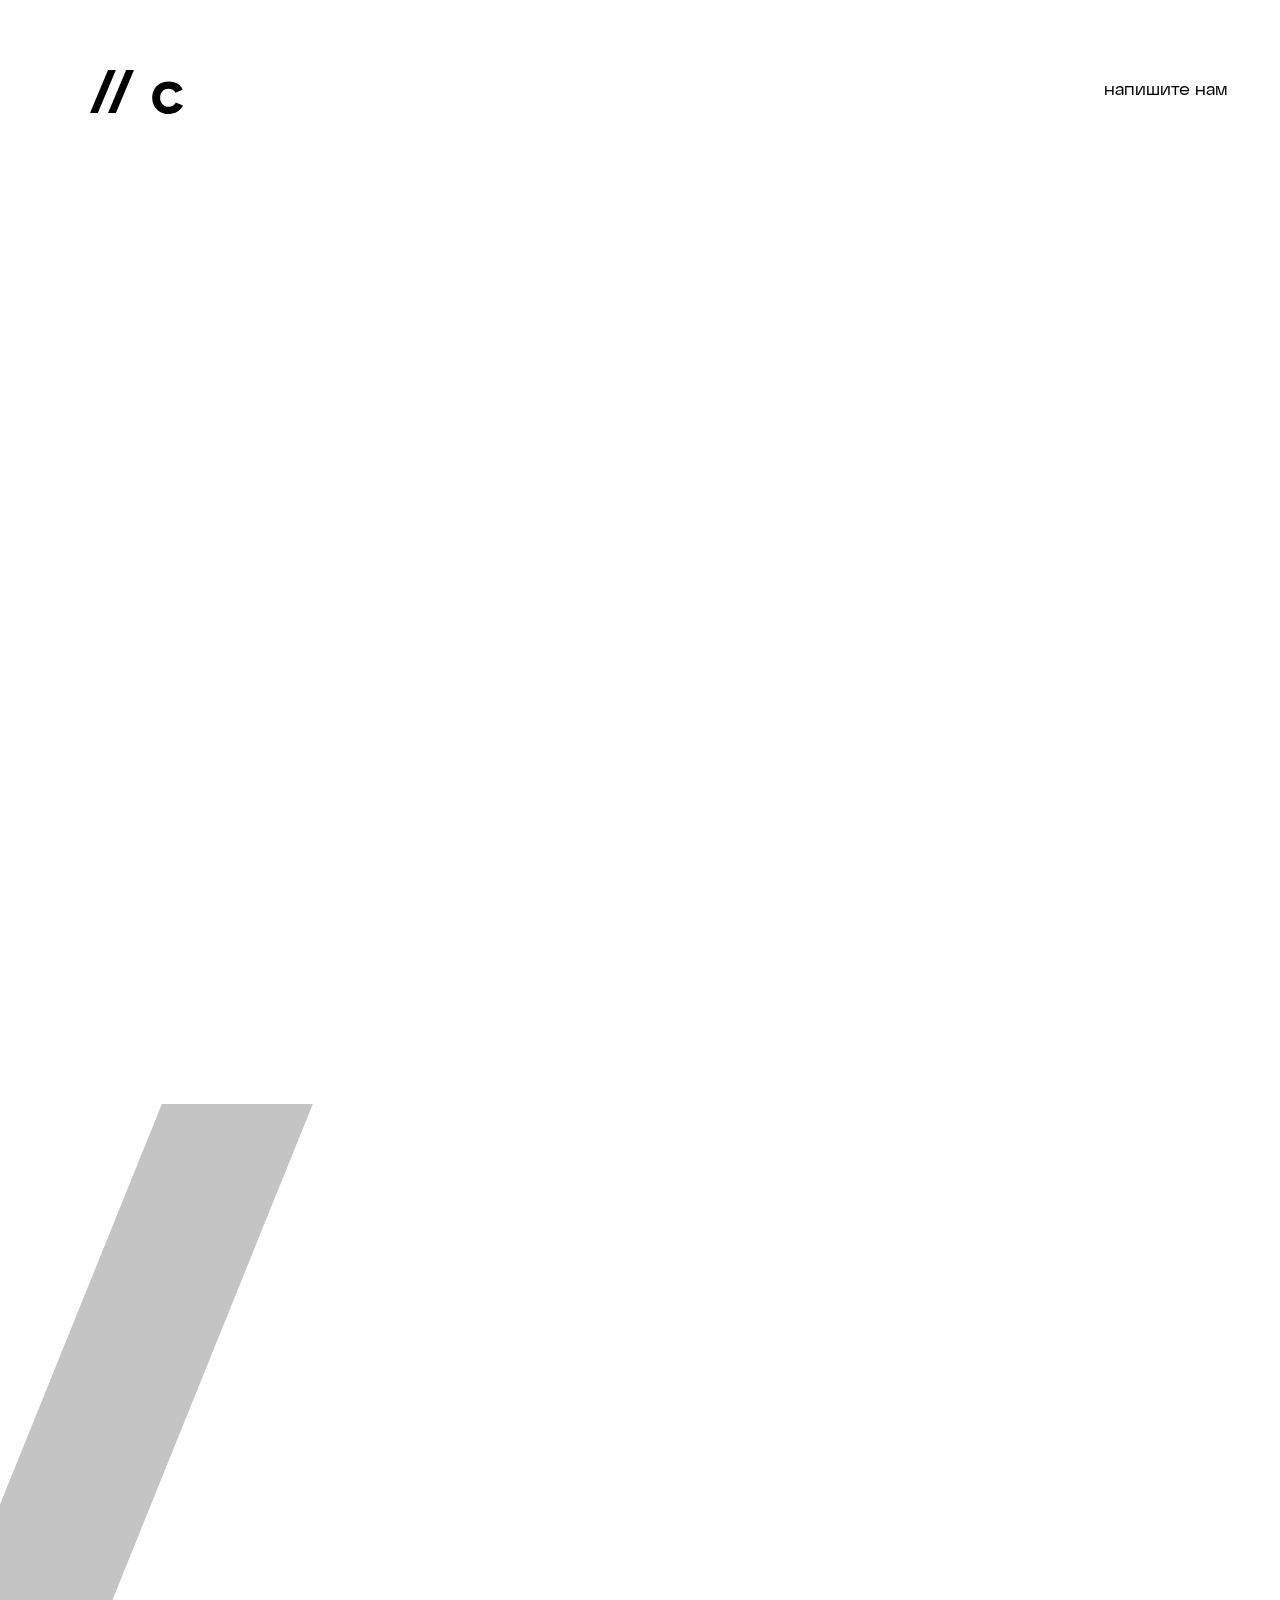
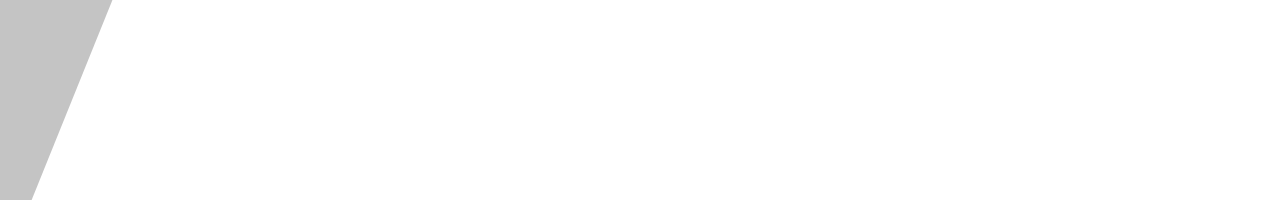
<file: infomedia-test/index.html>
<!DOCTYPE html>
<html lang="ru-RU">

<head>
    <meta charset="UTF-8">
    <meta name="viewport" content="width=device-width, initial-scale=1.0, maximum-scale=1.0, user-scalable=no">
    <meta http-equiv="X-UA-Compatible" content="IE=edge">

    <!--<link rel="shortcut icon" href="/images/favicon.ico" type="image/x-icon">-->

    <title>Main</title>
    <link rel="stylesheet" href="css/index.css" />
</head>

<body>
    <header class="header">
        <a class="header__logo js-init" href="/" data-delay="0"></a>
        <a class="header__write js-init" data-delay="500">
            <span class="header__write-text">напишите нам</span>
        </a>
    </header>

    <div class="content">
        <div class="content__title js-init" data-delay="1600">
            <div class="content__title-01">
                Метафизика
            </div>
            <div class="content__title-02">
                инноваций
            </div>
        </div>
        
        <div class="content__text js-init" data-delay="1900">
            We consider digital technologies as a constant value around which we develop communication, strategy,
            technology and creativity. We explore trends and try new formats in order to solve ambitious business
            tasks. We amaize our customers as well by changing consumer experience.
        
            <div class="content__text-quotes"></div>
        </div>
        
        <svg class="content__arrow-down js-init js-arrowDown" data-delay="3000" width="8" height="75" viewBox="0 0 8 75" fill="none"
            xmlns="http://www.w3.org/2000/svg">
            <path
                d="M3.64645 68.3536C3.84171 68.5488 4.15829 68.5488 4.35356 68.3536L7.53554 65.1716C7.7308 64.9763 7.7308 64.6597 7.53554 64.4645C7.34027 64.2692 7.02369 64.2692 6.82843 64.4645L4 67.2929L1.17157 64.4645C0.976313 64.2692 0.65973 64.2692 0.464468 64.4645C0.269206 64.6597 0.269206 64.9763 0.464468 65.1716L3.64645 68.3536ZM3.5 19L3.5 68L4.5 68L4.5 19L3.5 19Z"
                fill="black" />
            <path
                d="M3.64645 74.3536C3.84171 74.5488 4.15829 74.5488 4.35355 74.3536L7.53553 71.1716C7.7308 70.9763 7.7308 70.6597 7.53553 70.4645C7.34027 70.2692 7.02369 70.2692 6.82843 70.4645L4 73.2929L1.17157 70.4645C0.976311 70.2692 0.659728 70.2692 0.464466 70.4645C0.269204 70.6597 0.269204 70.9763 0.464466 71.1716L3.64645 74.3536ZM3.5 73L3.5 74L4.5 74L4.5 73L3.5 73Z"
                fill="black" />
            <path
                d="M3.64645 39.3536C3.84171 39.5488 4.15829 39.5488 4.35356 39.3536L7.53554 36.1716C7.7308 35.9763 7.7308 35.6597 7.53554 35.4645C7.34027 35.2692 7.02369 35.2692 6.82843 35.4645L4 38.2929L1.17157 35.4645C0.976312 35.2692 0.65973 35.2692 0.464468 35.4645C0.269205 35.6597 0.269205 35.9763 0.464468 36.1716L3.64645 39.3536ZM3.5 2.18557e-08L3.5 39L4.5 39L4.5 -2.18557e-08L3.5 2.18557e-08Z"
                fill="black" />
        </svg>

        <div class="content__decor js-init js-decorLine" data-delay="2600">
            <div class="content__decor-page js-decorLineContent">
                <div class="content__title js-init" data-delay="1600">
                    <div class="content__title-01">
                        Метафизика
                    </div>
                    <div class="content__title-02">
                        инноваций
                    </div>
                </div>
                
                <div class="content__text js-init" data-delay="1900">
                    We consider digital technologies as a constant value around which we develop communication, strategy,
                    technology and creativity. We explore trends and try new formats in order to solve ambitious business
                    tasks. We amaize our customers as well by changing consumer experience.
                
                    <div class="content__text-quotes"></div>
                </div>
                
                <svg class="content__arrow-down js-init js-arrowDown" data-delay="3000" width="8" height="75" viewBox="0 0 8 75" fill="none"
                    xmlns="http://www.w3.org/2000/svg">
                    <path
                        d="M3.64645 68.3536C3.84171 68.5488 4.15829 68.5488 4.35356 68.3536L7.53554 65.1716C7.7308 64.9763 7.7308 64.6597 7.53554 64.4645C7.34027 64.2692 7.02369 64.2692 6.82843 64.4645L4 67.2929L1.17157 64.4645C0.976313 64.2692 0.65973 64.2692 0.464468 64.4645C0.269206 64.6597 0.269206 64.9763 0.464468 65.1716L3.64645 68.3536ZM3.5 19L3.5 68L4.5 68L4.5 19L3.5 19Z"
                        fill="black" />
                    <path
                        d="M3.64645 74.3536C3.84171 74.5488 4.15829 74.5488 4.35355 74.3536L7.53553 71.1716C7.7308 70.9763 7.7308 70.6597 7.53553 70.4645C7.34027 70.2692 7.02369 70.2692 6.82843 70.4645L4 73.2929L1.17157 70.4645C0.976311 70.2692 0.659728 70.2692 0.464466 70.4645C0.269204 70.6597 0.269204 70.9763 0.464466 71.1716L3.64645 74.3536ZM3.5 73L3.5 74L4.5 74L4.5 73L3.5 73Z"
                        fill="black" />
                    <path
                        d="M3.64645 39.3536C3.84171 39.5488 4.15829 39.5488 4.35356 39.3536L7.53554 36.1716C7.7308 35.9763 7.7308 35.6597 7.53554 35.4645C7.34027 35.2692 7.02369 35.2692 6.82843 35.4645L4 38.2929L1.17157 35.4645C0.976312 35.2692 0.65973 35.2692 0.464468 35.4645C0.269205 35.6597 0.269205 35.9763 0.464468 36.1716L3.64645 39.3536ZM3.5 2.18557e-08L3.5 39L4.5 39L4.5 -2.18557e-08L3.5 2.18557e-08Z"
                        fill="black" />
                </svg>
            </div>
        </div>
    </div>

    <aside class="nav">
        <div class="nav__item js-init" data-delay="900">
            <div class="nav__item-link active">
                о компании
            </div>
        </div>
        <div class="nav__item js-init" data-delay="1100">
            <div class="nav__item-link">
                компетенции
            </div>
        </div>
        <div class="nav__item js-init" data-delay="1300">
            <div class="nav__item-link">
                команда
            </div>
        </div>
        <div class="nav__item js-init" data-delay="1500">
            <div class="nav__item-link">
                контакты
            </div>
        </div>
    </aside>

    <aside class="social">
        <div class="social__one js-init" data-delay="900">
            <a href="" class="social__one-link _tg"></a>
        </div>
        <div class="social__one js-init" data-delay="1200">
            <a href="" class="social__one-link _wts"></a>
        </div>
        <div class="social__one js-init" data-delay="1400">
            <a href="" class="social__one-link _dsc"></a>
        </div>
        <div class="social__one js-init" data-delay="1600">
            <a href="" class="social__one-link _mail"></a>
        </div>
    </aside>

    <div class="decor-line js-init" data-delay="2300"></div>

    <div class="lds-roller-wrap js-loading">
        <div class="lds-roller">
            <div></div>
            <div></div>
            <div></div>
            <div></div>
            <div></div>
            <div></div>
            <div></div>
            <div></div>
        </div>
    </div>

    <script type="text/javascript" src="js/jquery-3.5.0.min.js"></script>
    <script type="text/javascript" src="js/code.js"></script>
</body>

</html>
</file>
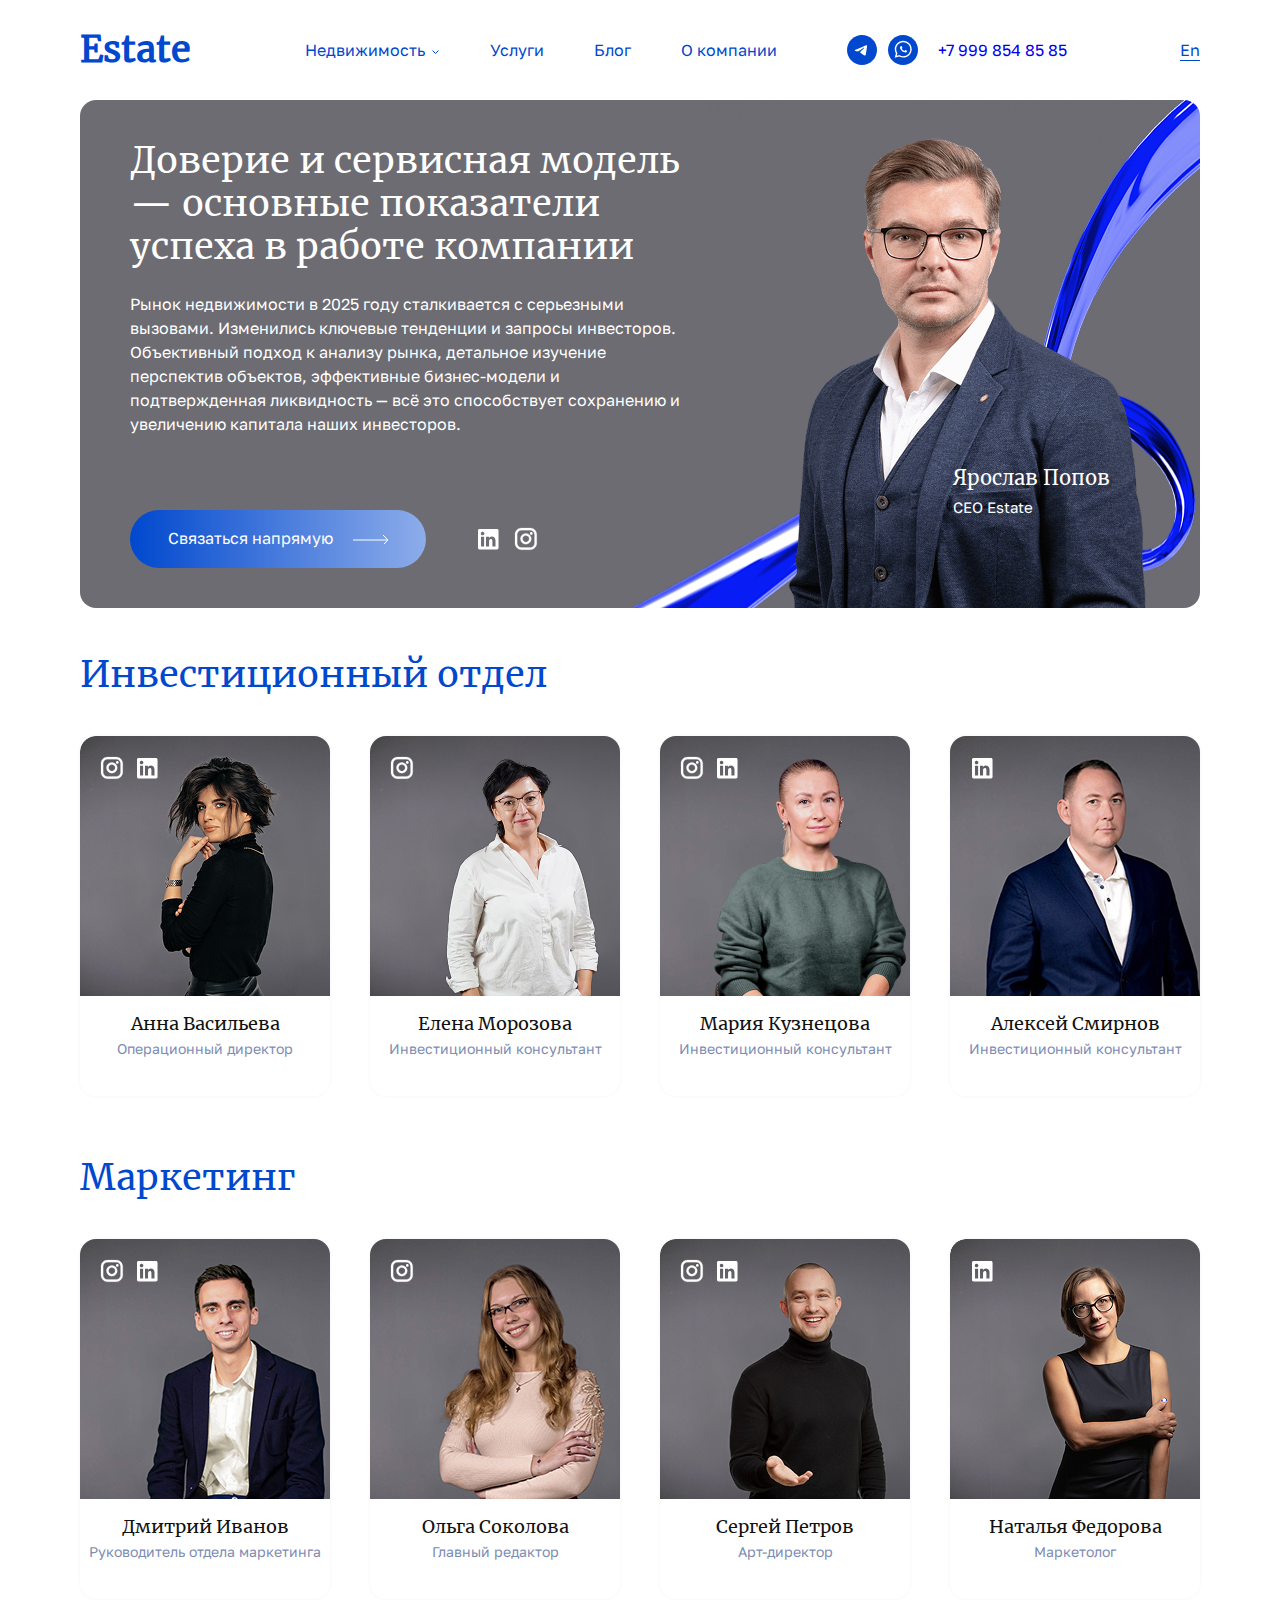
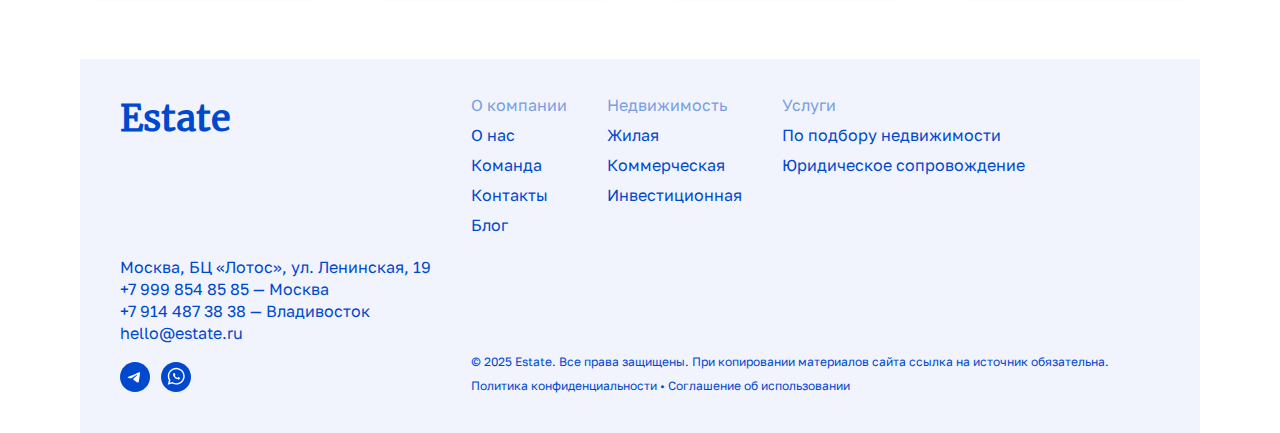
<file: arbuztest.html>
<!DOCTYPE html>
<html lang="ru-RU">

<head>
  <meta charset="UTF-8">
  <meta name="viewport" content="width=device-width, initial-scale=1.0, maximum-scale=1.0, user-scalable=no">
  <meta http-equiv="X-UA-Compatible" hdrblck="IE=edge">

  <!--<link rel="shortcut icon" href="/images/favicon.ico" type="image/x-icon">-->

  <title>Estate</title>
  <script type="module" crossorigin src="/assets/index-BcN8FoK4.js"></script>
  <link rel="stylesheet" crossorigin href="/assets/index-BaqTbS8R.css">
</head>

<body>
  <div id="app"></div>
</body>

</html>
</file>
<file: css/index.css>
@import url(https://fonts.googleapis.com/css2?family=Rubik:wght@300;400;500;600;700&display=swap);a,abbr,acronym,address,applet,article,aside,audio,b,big,blockquote,body,canvas,caption,center,cite,code,dd,del,details,dfn,div,dl,dt,em,embed,fieldset,figcaption,figure,footer,form,h1,h2,h3,h4,h5,h6,header,hgroup,html,i,iframe,img,ins,kbd,label,legend,li,mark,menu,nav,object,ol,output,p,pre,q,ruby,s,samp,section,small,span,strike,strong,sub,summary,sup,table,tbody,td,tfoot,th,thead,time,tr,tt,u,ul,var,video{margin:0;padding:0;border:0;font-size:100%;font:inherit;vertical-align:baseline}article,aside,details,figcaption,figure,footer,header,hgroup,menu,nav,section{display:block}body{line-height:1}ol,ul{list-style:none}blockquote,q{quotes:none}blockquote:after,blockquote:before,q:after,q:before{content:"";content:none}table{border-collapse:collapse;border-spacing:0}*,::after,::before{box-sizing:border-box}body{font:300 16px Rubik,sans-serif;text-align:center}.header{background:#f2f2f2;padding:10vh 15px 5vh;font-size:1.2rem;margin-bottom:5vh}.header:before{content:"";display:block;width:20vw;margin:auto;padding-top:20vw;background:url(../img/foto.jpg) center center no-repeat;background-size:cover;border-radius:50%;overflow:hidden;border:8px solid #fff;margin-bottom:5vh}.content{padding:0 15px;max-width:600px;margin:0 auto 5vh}.content__promo{margin-bottom:5vh}.content__promo._easy{color:rgba(0,0,0,.1)}.content__promo2{font-size:1.2rem}.content__promo2 strong{font-weight:700}h1{font:300 2.5rem Rubik,sans-serif;text-transform:uppercase;margin-bottom:2rem}h2{font-size:1.5rem;margin-bottom:.5rem}ul{max-width:600px;text-align:left;margin:0 auto 5vh;list-style:circle}ul li{padding:0 0 2rem;line-height:1.5rem}ul a{display:inline-block;text-decoration:none;font:700 .8rem/1.2rem Rubik,sans-serif;text-transform:uppercase;color:#000;letter-spacing:2px;border-bottom:1px solid #000;transition:.3s}ul a:hover{border-color:transparent}.footer{background:#1f203a;padding:5vh 15px 10vh}.footer a{display:inline-block;text-decoration:none;font-size:2rem;text-transform:uppercase;color:#fff;letter-spacing:2px;border-bottom:1px solid #fff;transition:.3s}.footer a:hover{border-color:transparent}@media(max-width:700px){.footer a{font-size:1.5rem}}
</file>
<file: arbuztest/assets/index-BaqTbS8R.css>
html,body,div,span,applet,object,iframe,h1,h2,h3,h4,h5,h6,p,blockquote,pre,a,abbr,acronym,address,big,cite,code,del,dfn,em,img,ins,kbd,q,s,samp,small,strike,strong,sub,sup,tt,var,b,u,i,center,dl,dt,dd,ol,ul,li,fieldset,form,label,legend,table,caption,tbody,tfoot,thead,tr,th,td,article,aside,canvas,details,embed,figure,figcaption,footer,header,hgroup,menu,nav,output,ruby,section,summary,time,mark,audio,video{margin:0;padding:0;border:0;font-size:100%;font:inherit;vertical-align:baseline}article,aside,details,figcaption,figure,footer,header,hgroup,menu,nav,section{display:block}body{line-height:1}ol,ul{list-style:none}blockquote,q{quotes:none}blockquote:before,blockquote:after,q:before,q:after{content:"";content:none}table{border-collapse:collapse;border-spacing:0}*,*:before,*:after{box-sizing:border-box}@font-face{font-family:Merriweather;src:url(/assets/Merriweather-Regular-C2bZT2cb.eot);src:url(/assets/Merriweather-Regular-C2bZT2cb.eot?#iefix) format("embedded-opentype"),url(assets/fonts/Merriweather-Regular.otf) format("otf"),url(/assets/Merriweather-Regular-Cr1fzV7I.svg#Merriweather-Regular) format("svg"),url(/assets/Merriweather-Regular-rtU9Xc2a.ttf) format("truetype"),url(/assets/Merriweather-Regular-B3hGuM3O.woff) format("woff"),url(/assets/Merriweather-Regular-NHa8RnvU.woff2) format("woff2")}@font-face{font-family:Golos;src:url(/assets/GolosText-Regular-BtOV1eET.eot);src:url(/assets/GolosText-Regular-BtOV1eET.eot?#iefix) format("embedded-opentype"),url(assets/fonts/GolosText-Regular.otf) format("otf"),url(/assets/GolosText-Regular-DIumGnKK.svg#GolosText-Regular) format("svg"),url(/assets/GolosText-Regular-BsVpnooN.ttf) format("truetype"),url(/assets/GolosText-Regular-gusp5kDg.woff) format("woff"),url(/assets/GolosText-Regular-O6U3pLOr.woff2) format("woff2")}body{font-family:Merriweather;background:#fff}.page{max-width:1440px;padding:0 80px;margin:auto}.header{display:flex;align-items:center;justify-content:space-between;padding:25px 0}.header__logo{font:700 36px/50px Merriweather;text-decoration:none;color:#0048ce}.header__menu-content{display:flex;align-items:center}.header__menu-content-main{display:flex;gap:50px;font:16px Golos;margin-right:154px}.header__menu-content-main-item{position:relative;list-style:none;padding:8px 20px}.header__menu-content-main-item-link{text-decoration:none;color:#0048ce;transition:.5s;cursor:pointer}.header__menu-content-main-item-link._sub{display:block;position:relative;padding-right:15px}.header__menu-content-main-item-link._sub:after{content:"";position:absolute;right:0;top:50%;width:8px;height:6px;background:url("data:image/svg+xml,%3csvg%20width='7'%20height='5'%20viewBox='0%200%207%205'%20fill='none'%20xmlns='http://www.w3.org/2000/svg'%3e%3cpath%20d='M6.5%200.5L3.50163%203.5L0.503263%200.5'%20stroke='%230048CE'/%3e%3c/svg%3e") 0 0 no-repeat;transition:.5s;transform-origin:center center}.header__menu-content-main-item-link:hover{color:#002467}.header__menu-content-main-item-submenu{position:absolute;background:#fff;padding:10px 20px;left:0;top:100%;list-style:none;box-shadow:0 0 2px 5px #0000000d;border-radius:16px;opacity:0;visibility:hidden;transition:.5s;z-index:1}.header__menu-content-main-item-submenu-item{display:block;text-decoration:none;color:#0048ce;padding:5px;transition:.5s}.header__menu-content-main-item-submenu-item:hover{color:#002467}.header__menu-content-main-item.opened .header__menu-content-main-item-link:after{transform:rotate(180deg);top:calc(50% - 1px)}.header__menu-content-main-item.opened .header__menu-content-main-item-submenu{visibility:visible;opacity:1}.header__menu-content-social{display:flex;gap:11px;margin-right:20px}.header__menu-content-social-link{display:inline-block;width:30px;height:30px;transition:.5s}.header__menu-content-social-link:hover{transform:scale(1.05)}.header__menu-content-social-link:nth-child(1){background:url("data:image/svg+xml,%3csvg%20width='30'%20height='30'%20viewBox='0%200%2030%2030'%20fill='none'%20xmlns='http://www.w3.org/2000/svg'%3e%3cpath%20d='M15%2030C23.2843%2030%2030%2023.2843%2030%2015C30%206.71573%2023.2843%200%2015%200C6.71573%200%200%206.71573%200%2015C0%2023.2843%206.71573%2030%2015%2030Z'%20fill='%230048CE'/%3e%3cpath%20d='M8.52198%2014.6928L15.8802%2011.6548C16.6066%2011.3383%2019.0698%2010.3257%2019.0698%2010.3257C19.0698%2010.3257%2020.2067%209.88261%2020.112%2010.9586C20.0804%2011.4016%2019.8278%2012.9523%2019.5751%2014.6295L18.7856%2019.5979C18.7856%2019.5979%2018.7224%2020.3258%2018.1856%2020.4524C17.6487%2020.5789%2016.7645%2020.0093%2016.6066%2019.8827C16.4802%2019.7878%2014.238%2018.3637%2013.4169%2017.6675C13.1959%2017.4776%2012.9432%2017.0979%2013.4485%2016.6548C14.5854%2015.6105%2015.9434%2014.313%2016.7645%2013.4902C17.1434%2013.1105%2017.5224%2012.2244%2015.9434%2013.3004L11.4905%2016.3067C11.4905%2016.3067%2010.9852%2016.6232%2010.0378%2016.3384C9.09042%2016.0536%207.98511%2015.6738%207.98511%2015.6738C7.98511%2015.6738%207.22718%2015.1991%208.52198%2014.6928Z'%20fill='white'/%3e%3c/svg%3e") 0 0 no-repeat}.header__menu-content-social-link:nth-child(2){background:url("data:image/svg+xml,%3csvg%20width='30'%20height='30'%20viewBox='0%200%2030%2030'%20fill='none'%20xmlns='http://www.w3.org/2000/svg'%3e%3cpath%20d='M15%2030C23.2843%2030%2030%2023.2843%2030%2015C30%206.71573%2023.2843%200%2015%200C6.71573%200%200%206.71573%200%2015C0%2023.2843%206.71573%2030%2015%2030Z'%20fill='%230048CE'/%3e%3cpath%20d='M11.4009%2020.0094L11.658%2020.1611C12.7379%2020.7992%2013.9761%2021.1366%2015.2387%2021.1373H15.2414C19.1191%2021.1373%2022.275%2017.9961%2022.2765%2014.1355C22.2771%2012.2645%2021.5461%2010.5054%2020.2178%209.18181C18.8895%207.85849%2017.1234%207.12921%2015.2439%207.12844C11.3634%207.12844%208.20741%2010.2691%208.20595%2014.1298C8.20544%2015.4527%208.57717%2016.7412%209.28151%2017.8558L9.44892%2018.1208L8.73804%2020.7045L11.4009%2020.0094ZM6.70593%2022.7059L7.90673%2018.3407C7.16606%2017.0632%206.77642%2015.614%206.77703%2014.1294C6.77884%209.48465%2010.5756%205.70587%2015.2416%205.70587C17.5057%205.70684%2019.6309%206.5841%2021.229%208.17639C22.8269%209.76867%2023.7067%2011.8852%2023.7059%2014.1362C23.704%2018.7806%2019.9064%2022.5601%2015.2416%2022.5601C15.2413%2022.5601%2015.2418%2022.5601%2015.2416%2022.5601H15.238C13.8214%2022.5596%2012.4295%2022.2059%2011.1932%2021.5346L6.70593%2022.7059Z'%20fill='white'/%3e%3cpath%20fill-rule='evenodd'%20clip-rule='evenodd'%20d='M13.7797%2011.3019C13.6507%2011.0147%2013.5149%2011.009%2013.3922%2011.0039C13.2917%2010.9997%2013.1768%2010.9999%2013.0621%2010.9999C12.9472%2010.9999%2012.7606%2011.0431%2012.6029%2011.2157C12.4449%2011.3882%2012%2011.8054%2012%2012.6537C12%2013.5022%2012.6172%2014.322%2012.7032%2014.4372C12.7894%2014.5521%2013.8947%2016.3488%2015.6452%2017.04C17.1001%2017.6144%2017.3962%2017.5001%2017.7119%2017.4713C18.0277%2017.4426%2018.7309%2017.0543%2018.8744%2016.6517C19.018%2016.2491%2019.018%2015.9039%2018.9749%2015.8319C18.9319%2015.76%2018.817%2015.7168%2018.6448%2015.6307C18.4725%2015.5444%2017.6258%2015.1272%2017.4679%2015.0697C17.31%2015.0122%2017.1952%2014.9835%2017.0803%2015.1561C16.9655%2015.3285%2016.6357%2015.7168%2016.5352%2015.8319C16.4347%2015.9471%2016.3342%2015.9615%2016.162%2015.8752C15.9897%2015.7887%2015.435%2015.6068%2014.7769%2015.0194C14.2649%2014.5624%2013.9193%2013.9979%2013.8188%2013.8253C13.7183%2013.6528%2013.8081%2013.5594%2013.8944%2013.4735C13.9718%2013.3962%2014.0667%2013.2721%2014.1528%2013.1715C14.2388%2013.0708%2014.2674%2012.9989%2014.3249%2012.8839C14.3823%2012.7688%2014.3536%2012.6681%2014.3106%2012.5818C14.2674%2012.4956%2013.9327%2011.6428%2013.7796%2011.3019'%20fill='white'/%3e%3c/svg%3e") 0 0 no-repeat}.header__menu-content-tel{font:16px Golos;margin-right:20px}.header__menu-content-tel-link{text-decoration:none}.header__menu-content-tel-link:hover{color:#002467}.header__menu-content-tel-mcontent{display:none}.header__lang{display:block;font:16px Golos;color:#0048ce;border-bottom:1px solid #0048CE;transition:.5s;cursor:pointer}.header__lang:hover{border-color:transparent}.promo{position:relative;background:#6d6c72 url(/assets/bg-promo-9kAk2P3S.png) right 0 no-repeat;border-radius:16px;padding:80px 100px;color:#fff;overflow:hidden;margin-bottom:92px}.promo__man{position:absolute;right:100px;top:0;transition:.5s}.promo__main{max-width:654px}.promo__main-title{font:42px/1.19 Merriweather;margin-bottom:24px}.promo__main-text{font:16px/24px Golos;margin-bottom:74px}.promo__main-footer{display:flex;align-items:center}.promo__main-footer-btn{display:block;position:relative;margin-right:50px;padding:18px 93px 20px 38px;width:296px;color:#fff;text-decoration:none;font:16px Golos;border-radius:50px;background:linear-gradient(to right,#0048ce,#d4dff8 150%)}.promo__main-footer-btn:after{content:"";position:absolute;right:38px;top:calc(50% - 5px);width:35px;height:10px;background:url("data:image/svg+xml,%3csvg%20width='36'%20height='12'%20viewBox='0%200%2036%2012'%20fill='none'%20xmlns='http://www.w3.org/2000/svg'%3e%3cpath%20d='M0%206H35M35%206L30%201M35%206L30%2011'%20stroke='white'/%3e%3c/svg%3e");transition:.5s}.promo__main-footer-btn:hover:after{right:30px}.promo__main-footer-socials{display:flex}.promo__main-footer-socials-one{display:inline-block;width:24px;height:24px;margin-right:14px;transition:.5s}.promo__main-footer-socials-one:hover{transform:scale(1.05)}.promo__main-footer-socials-one._in{background:url("data:image/svg+xml,%3csvg%20width='24'%20height='24'%20viewBox='0%200%2024%2024'%20fill='none'%20xmlns='http://www.w3.org/2000/svg'%3e%3cpath%20d='M21.0176%202H3.51576C3.11376%202%202.72822%202.1597%202.44396%202.44396C2.1597%202.72822%202%203.11376%202%203.51576V21.0176C2%2021.4196%202.1597%2021.8051%202.44396%2022.0894C2.72822%2022.3736%203.11376%2022.5333%203.51576%2022.5333H21.0176C21.4196%2022.5333%2021.8051%2022.3736%2022.0894%2022.0894C22.3736%2021.8051%2022.5333%2021.4196%2022.5333%2021.0176V3.51576C22.5333%203.11376%2022.3736%202.72822%2022.0894%202.44396C21.8051%202.1597%2021.4196%202%2021.0176%202ZM8.12007%2019.4918H5.03295V9.68574H8.12007V19.4918ZM6.57437%208.32683C6.22419%208.32486%205.88244%208.2192%205.59225%208.02319C5.30206%207.82717%205.07644%207.54959%204.94386%207.22547C4.81128%206.90135%204.77769%206.54522%204.84732%206.20202C4.91694%205.85883%205.08667%205.54395%205.33509%205.29712C5.5835%205.0503%205.89946%204.8826%206.2431%204.81517C6.58673%204.74775%206.94264%204.78363%207.2659%204.91829C7.58917%205.05295%207.86529%205.28034%208.05944%205.57178C8.25359%205.86323%208.35705%206.20565%208.35678%206.55583C8.36008%206.79029%208.31615%207.023%208.2276%207.24011C8.13905%207.45722%208.0077%207.65428%207.84137%207.81955C7.67504%207.98481%207.47714%208.1149%207.25946%208.20205C7.04179%208.28921%206.80879%208.33164%206.57437%208.32683ZM19.499%2019.5004H16.4133V14.1432C16.4133%2012.5633%2015.7416%2012.0756%2014.8747%2012.0756C13.9592%2012.0756%2013.0609%2012.7657%2013.0609%2014.1831V19.5004H9.97378V9.69287H12.9426V11.0518H12.9825C13.2805%2010.4486%2014.3243%209.41767%2015.917%209.41767C17.6396%209.41767%2019.5004%2010.4401%2019.5004%2013.4345L19.499%2019.5004Z'%20fill='white'/%3e%3c/svg%3e")}.promo__main-footer-socials-one._inst{background:url("data:image/svg+xml,%3csvg%20width='24'%20height='24'%20viewBox='0%200%2024%2024'%20fill='none'%20xmlns='http://www.w3.org/2000/svg'%3e%3cpath%20d='M16.2644%201H7.47681C3.90548%201%201%203.90548%201%207.47681V16.2644C1%2019.8357%203.90548%2022.7412%207.47681%2022.7412H16.2644C19.8357%2022.7412%2022.7412%2019.8357%2022.7412%2016.2644V7.47681C22.7411%203.90548%2019.8356%201%2016.2644%201ZM20.554%2016.2644C20.554%2018.6335%2018.6334%2020.554%2016.2644%2020.554H7.47681C5.10772%2020.554%203.18716%2018.6335%203.18716%2016.2644V7.47681C3.18716%205.10768%205.10772%203.18716%207.47681%203.18716H16.2644C18.6334%203.18716%2020.554%205.10768%2020.554%207.47681V16.2644Z'%20fill='white'%20stroke='white'%20stroke-width='0.2'/%3e%3cpath%20d='M11.8699%206.4353C8.87284%206.4353%206.43457%208.87358%206.43457%2011.8706C6.43457%2014.8676%208.87284%2017.3059%2011.8699%2017.3059C14.8669%2017.3059%2017.3052%2014.8676%2017.3052%2011.8706C17.3052%208.87354%2014.8669%206.4353%2011.8699%206.4353ZM11.8699%2015.1918C10.0356%2015.1918%208.54871%2013.7049%208.54871%2011.8706C8.54871%2010.0364%2010.0357%208.54945%2011.8699%208.54945C13.7041%208.54945%2015.191%2010.0364%2015.191%2011.8706C15.191%2013.7048%2013.7041%2015.1918%2011.8699%2015.1918Z'%20fill='white'%20stroke='white'%20stroke-width='0.2'/%3e%3cpath%20d='M17.3059%207.79412C18.0564%207.79412%2018.6647%207.18576%2018.6647%206.4353C18.6647%205.68484%2018.0564%205.07648%2017.3059%205.07648C16.5554%205.07648%2015.9471%205.68484%2015.9471%206.4353C15.9471%207.18576%2016.5554%207.79412%2017.3059%207.79412Z'%20fill='white'/%3e%3c/svg%3e")}.promo__info{position:absolute;right:90px;bottom:90px}.promo__info-name{font:20px/24px Merriweather;margin-bottom:6px}.promo__info-state{font:15px/22px Golos}.promo:hover .promo__man{transform:scale(1.05)}.section{margin-bottom:60px}.section__title{font:36px/43px Merriweather;margin-bottom:40px;color:#0048ce}.section__blocks{display:flex;gap:40px}.section__blocks-one{height:360px;box-shadow:0 0 3px #7d8cb41a;border-radius:16px;overflow:hidden;transition:.5s}.section__blocks-one:hover{box-shadow:0 0 3px #7d8cb480}.section__blocks-one-header{position:relative;height:260px;overflow:hidden;margin-bottom:13px}.section__blocks-one-header-img{transition:.5s}.section__blocks-one-header-social{position:absolute;left:20px;top:20px}.section__blocks-one-header-social-one{display:inline-block;width:24px;height:24px;margin-right:11px;transition:.5s}.section__blocks-one-header-social-one:hover{transform:scale(1.05)}.section__blocks-one-header-social-one._inst{background:url("data:image/svg+xml,%3csvg%20width='24'%20height='24'%20viewBox='0%200%2024%2024'%20fill='none'%20xmlns='http://www.w3.org/2000/svg'%3e%3cpath%20d='M16.2644%201H7.47681C3.90548%201%201%203.90548%201%207.47681V16.2644C1%2019.8357%203.90548%2022.7412%207.47681%2022.7412H16.2644C19.8357%2022.7412%2022.7412%2019.8357%2022.7412%2016.2644V7.47681C22.7411%203.90548%2019.8356%201%2016.2644%201ZM20.554%2016.2644C20.554%2018.6335%2018.6334%2020.554%2016.2644%2020.554H7.47681C5.10772%2020.554%203.18716%2018.6335%203.18716%2016.2644V7.47681C3.18716%205.10768%205.10772%203.18716%207.47681%203.18716H16.2644C18.6334%203.18716%2020.554%205.10768%2020.554%207.47681V16.2644Z'%20fill='white'%20stroke='white'%20stroke-width='0.2'/%3e%3cpath%20d='M11.8699%206.4353C8.87284%206.4353%206.43457%208.87358%206.43457%2011.8706C6.43457%2014.8676%208.87284%2017.3059%2011.8699%2017.3059C14.8669%2017.3059%2017.3052%2014.8676%2017.3052%2011.8706C17.3052%208.87354%2014.8669%206.4353%2011.8699%206.4353ZM11.8699%2015.1918C10.0356%2015.1918%208.54871%2013.7049%208.54871%2011.8706C8.54871%2010.0364%2010.0357%208.54945%2011.8699%208.54945C13.7041%208.54945%2015.191%2010.0364%2015.191%2011.8706C15.191%2013.7048%2013.7041%2015.1918%2011.8699%2015.1918Z'%20fill='white'%20stroke='white'%20stroke-width='0.2'/%3e%3cpath%20d='M17.3059%207.79412C18.0564%207.79412%2018.6647%207.18576%2018.6647%206.4353C18.6647%205.68484%2018.0564%205.07648%2017.3059%205.07648C16.5554%205.07648%2015.9471%205.68484%2015.9471%206.4353C15.9471%207.18576%2016.5554%207.79412%2017.3059%207.79412Z'%20fill='white'/%3e%3c/svg%3e")}.section__blocks-one-header-social-one._linkedin{background:url("data:image/svg+xml,%3csvg%20width='24'%20height='24'%20viewBox='0%200%2024%2024'%20fill='none'%20xmlns='http://www.w3.org/2000/svg'%3e%3cpath%20d='M21.0176%202H3.51576C3.11376%202%202.72822%202.1597%202.44396%202.44396C2.1597%202.72822%202%203.11376%202%203.51576V21.0176C2%2021.4196%202.1597%2021.8051%202.44396%2022.0894C2.72822%2022.3736%203.11376%2022.5333%203.51576%2022.5333H21.0176C21.4196%2022.5333%2021.8051%2022.3736%2022.0894%2022.0894C22.3736%2021.8051%2022.5333%2021.4196%2022.5333%2021.0176V3.51576C22.5333%203.11376%2022.3736%202.72822%2022.0894%202.44396C21.8051%202.1597%2021.4196%202%2021.0176%202ZM8.12007%2019.4918H5.03295V9.68574H8.12007V19.4918ZM6.57437%208.32683C6.22419%208.32486%205.88244%208.2192%205.59225%208.02319C5.30206%207.82717%205.07644%207.54959%204.94386%207.22547C4.81128%206.90135%204.77769%206.54522%204.84732%206.20202C4.91694%205.85883%205.08667%205.54395%205.33509%205.29712C5.5835%205.0503%205.89946%204.8826%206.2431%204.81517C6.58673%204.74775%206.94264%204.78363%207.2659%204.91829C7.58917%205.05295%207.86529%205.28034%208.05944%205.57178C8.25359%205.86323%208.35705%206.20565%208.35678%206.55583C8.36008%206.79029%208.31615%207.023%208.2276%207.24011C8.13905%207.45722%208.0077%207.65428%207.84137%207.81955C7.67504%207.98481%207.47714%208.1149%207.25946%208.20205C7.04179%208.28921%206.80879%208.33164%206.57437%208.32683ZM19.499%2019.5004H16.4133V14.1432C16.4133%2012.5633%2015.7416%2012.0756%2014.8747%2012.0756C13.9592%2012.0756%2013.0609%2012.7657%2013.0609%2014.1831V19.5004H9.97378V9.69287H12.9426V11.0518H12.9825C13.2805%2010.4486%2014.3243%209.41767%2015.917%209.41767C17.6396%209.41767%2019.5004%2010.4401%2019.5004%2013.4345L19.499%2019.5004Z'%20fill='white'/%3e%3c/svg%3e")}.section__blocks-one-content{text-align:center}.section__blocks-one-content-title{font:18px/30px Merriweather;color:#111}.section__blocks-one-content-state{font:14px/20px Golos;color:#7d8cb4}.section__blocks-one:hover .section__blocks-one-header-img{transform:scale(1.05)}.footer{padding:70px 80px;background:#f1f4fd;display:flex;gap:124px}.footer__left{max-width:314px}.footer__left-logo{font:700 36px/50px Merriweather;text-decoration:none;color:#0048ce}.footer__left-info{padding:112px 0 18px;font:16px/22px Golos;color:#0048ce}.footer__left-info a{color:#0048ce;text-decoration:none}.footer__left-info a:hover{text-decoration:underline}.footer__left-social{display:flex;gap:11px;margin-right:20px}.footer__left-social-link{display:inline-block;width:30px;height:30px;transition:.5s}.footer__left-social-link:hover{transform:scale(1.05)}.footer__left-social-link:nth-child(1){background:url("data:image/svg+xml,%3csvg%20width='30'%20height='30'%20viewBox='0%200%2030%2030'%20fill='none'%20xmlns='http://www.w3.org/2000/svg'%3e%3cpath%20d='M15%2030C23.2843%2030%2030%2023.2843%2030%2015C30%206.71573%2023.2843%200%2015%200C6.71573%200%200%206.71573%200%2015C0%2023.2843%206.71573%2030%2015%2030Z'%20fill='%230048CE'/%3e%3cpath%20d='M8.52198%2014.6928L15.8802%2011.6548C16.6066%2011.3383%2019.0698%2010.3257%2019.0698%2010.3257C19.0698%2010.3257%2020.2067%209.88261%2020.112%2010.9586C20.0804%2011.4016%2019.8278%2012.9523%2019.5751%2014.6295L18.7856%2019.5979C18.7856%2019.5979%2018.7224%2020.3258%2018.1856%2020.4524C17.6487%2020.5789%2016.7645%2020.0093%2016.6066%2019.8827C16.4802%2019.7878%2014.238%2018.3637%2013.4169%2017.6675C13.1959%2017.4776%2012.9432%2017.0979%2013.4485%2016.6548C14.5854%2015.6105%2015.9434%2014.313%2016.7645%2013.4902C17.1434%2013.1105%2017.5224%2012.2244%2015.9434%2013.3004L11.4905%2016.3067C11.4905%2016.3067%2010.9852%2016.6232%2010.0378%2016.3384C9.09042%2016.0536%207.98511%2015.6738%207.98511%2015.6738C7.98511%2015.6738%207.22718%2015.1991%208.52198%2014.6928Z'%20fill='white'/%3e%3c/svg%3e") 0 0 no-repeat}.footer__left-social-link:nth-child(2){background:url("data:image/svg+xml,%3csvg%20width='30'%20height='30'%20viewBox='0%200%2030%2030'%20fill='none'%20xmlns='http://www.w3.org/2000/svg'%3e%3cpath%20d='M15%2030C23.2843%2030%2030%2023.2843%2030%2015C30%206.71573%2023.2843%200%2015%200C6.71573%200%200%206.71573%200%2015C0%2023.2843%206.71573%2030%2015%2030Z'%20fill='%230048CE'/%3e%3cpath%20d='M11.4009%2020.0094L11.658%2020.1611C12.7379%2020.7992%2013.9761%2021.1366%2015.2387%2021.1373H15.2414C19.1191%2021.1373%2022.275%2017.9961%2022.2765%2014.1355C22.2771%2012.2645%2021.5461%2010.5054%2020.2178%209.18181C18.8895%207.85849%2017.1234%207.12921%2015.2439%207.12844C11.3634%207.12844%208.20741%2010.2691%208.20595%2014.1298C8.20544%2015.4527%208.57717%2016.7412%209.28151%2017.8558L9.44892%2018.1208L8.73804%2020.7045L11.4009%2020.0094ZM6.70593%2022.7059L7.90673%2018.3407C7.16606%2017.0632%206.77642%2015.614%206.77703%2014.1294C6.77884%209.48465%2010.5756%205.70587%2015.2416%205.70587C17.5057%205.70684%2019.6309%206.5841%2021.229%208.17639C22.8269%209.76867%2023.7067%2011.8852%2023.7059%2014.1362C23.704%2018.7806%2019.9064%2022.5601%2015.2416%2022.5601C15.2413%2022.5601%2015.2418%2022.5601%2015.2416%2022.5601H15.238C13.8214%2022.5596%2012.4295%2022.2059%2011.1932%2021.5346L6.70593%2022.7059Z'%20fill='white'/%3e%3cpath%20fill-rule='evenodd'%20clip-rule='evenodd'%20d='M13.7797%2011.3019C13.6507%2011.0147%2013.5149%2011.009%2013.3922%2011.0039C13.2917%2010.9997%2013.1768%2010.9999%2013.0621%2010.9999C12.9472%2010.9999%2012.7606%2011.0431%2012.6029%2011.2157C12.4449%2011.3882%2012%2011.8054%2012%2012.6537C12%2013.5022%2012.6172%2014.322%2012.7032%2014.4372C12.7894%2014.5521%2013.8947%2016.3488%2015.6452%2017.04C17.1001%2017.6144%2017.3962%2017.5001%2017.7119%2017.4713C18.0277%2017.4426%2018.7309%2017.0543%2018.8744%2016.6517C19.018%2016.2491%2019.018%2015.9039%2018.9749%2015.8319C18.9319%2015.76%2018.817%2015.7168%2018.6448%2015.6307C18.4725%2015.5444%2017.6258%2015.1272%2017.4679%2015.0697C17.31%2015.0122%2017.1952%2014.9835%2017.0803%2015.1561C16.9655%2015.3285%2016.6357%2015.7168%2016.5352%2015.8319C16.4347%2015.9471%2016.3342%2015.9615%2016.162%2015.8752C15.9897%2015.7887%2015.435%2015.6068%2014.7769%2015.0194C14.2649%2014.5624%2013.9193%2013.9979%2013.8188%2013.8253C13.7183%2013.6528%2013.8081%2013.5594%2013.8944%2013.4735C13.9718%2013.3962%2014.0667%2013.2721%2014.1528%2013.1715C14.2388%2013.0708%2014.2674%2012.9989%2014.3249%2012.8839C14.3823%2012.7688%2014.3536%2012.6681%2014.3106%2012.5818C14.2674%2012.4956%2013.9327%2011.6428%2013.7796%2011.3019'%20fill='white'/%3e%3c/svg%3e") 0 0 no-repeat}.footer__right-links{display:flex;gap:87px;margin-bottom:110px}.footer__right-links-col-title{font:16px/22px Golos;color:#799ee5;margin-bottom:4px}.footer__right-links-col-link{font:16px/30px Golos;color:#0048ce;text-decoration:none;transition:.5s}.footer__right-links-col-link:hover{color:#002467}.footer__right-copy{font:12px/24px Golos;color:#0048ce}.footer__right-copy a{color:#0048ce;text-decoration:none}.footer__right-copy a:hover{text-decoration:underline}@media (max-width: 1300px){.header__menu-content-main{gap:10px;margin-right:50px}.promo{padding:40px 50px;margin-bottom:45px}.promo__man{right:30px}.promo__main{max-width:550px}.promo__main-title{font-size:36px}.footer{padding:35px 40px;gap:40px}.footer__right-links{gap:40px}}@media (max-width: 1024px){.page{padding:0 40px}.header{display:block;position:relative}.header__logo{font-size:22px}.header__menu{position:absolute;left:0;top:100%;width:100%}.header__menu-mobilink{position:absolute;right:0;top:-70px;width:30px;height:30px;background:url("data:image/svg+xml,%3csvg%20width='30'%20height='19'%20viewBox='0%200%2030%2019'%20fill='none'%20xmlns='http://www.w3.org/2000/svg'%3e%3crect%20width='30'%20height='1'%20fill='%230048CE'/%3e%3crect%20y='9'%20width='30'%20height='1'%20fill='%230048CE'/%3e%3crect%20y='18'%20width='30'%20height='1'%20fill='%230048CE'/%3e%3c/svg%3e") center center no-repeat}.header__menu-content{display:block;background:#fff;padding-bottom:80px;opacity:0;transition:.5s;visibility:hidden;pointer-events:none;z-index:1}.header__menu-content-main{display:block;margin-bottom:60px}.header__menu-content-main-item{font-size:30px;padding:0;margin-bottom:28px}.header__menu-content-main-item-link:after{display:none}.header__menu-content-main-item-submenu{position:relative;opacity:1;visibility:visible;box-shadow:none}.header__menu-content-main-item-submenu-item{padding:5px;font-size:16px;line-height:22px}.header__menu-content-tel-mcontent{display:inline;color:#0048ce}.header__menu-content-social{position:absolute;left:0;bottom:30px}.header__menu.opened .header__menu-mobilink{background:url("data:image/svg+xml,%3csvg%20width='22'%20height='23'%20viewBox='0%200%2022%2023'%20fill='none'%20xmlns='http://www.w3.org/2000/svg'%3e%3crect%20x='0.746948'%20y='0.539856'%20width='30'%20height='1'%20transform='rotate(45%200.746948%200.539856)'%20fill='%230048CE'/%3e%3crect%20width='30'%20height='1'%20transform='matrix(-0.707107%200.707107%200.707107%200.707107%2021.2531%200.539856)'%20fill='%230048CE'/%3e%3c/svg%3e") center center no-repeat}.header__menu.opened .header__menu-content{opacity:1;visibility:visible;pointer-events:all}.header__lang{position:absolute;right:60px;top:33px;border:0}.promo{padding-bottom:500px;background-position:right bottom;margin-bottom:40px}.promo__main{max-width:100%}.promo__main-title{font-size:28px;margin-bottom:17px}.promo__main-text{font-size:15px;margin-bottom:24px}.promo__man{right:0;width:100%;height:500px;object-fit:contain;bottom:0;top:auto}.section__blocks{display:block}.section__blocks-one{max-width:325px;margin:auto}.footer{display:block;padding:20px 24px}.footer__left{margin-bottom:30px}.footer__left-logo{font:700 22px/30px Merriweather}.footer__left-info{padding:18px 0 20px}.footer__right-links{display:block;margin-bottom:30px}.footer__right-links-col{margin-bottom:20px}}@media (max-width: 824px){.page{padding:0 20px}.promo{padding:30px 20px 500px}.promo__info{right:auto;left:24px;bottom:34px}.promo__main-footer-btn{margin:0}.promo__main-footer-socials{position:absolute;right:24px;bottom:34px}}
</file>
<file: funbox-test/css/index.css>
a,abbr,acronym,address,applet,article,aside,audio,b,big,blockquote,body,canvas,caption,center,cite,code,dd,del,details,dfn,div,dl,dt,em,embed,fieldset,figcaption,figure,footer,form,h1,h2,h3,h4,h5,h6,header,hgroup,html,i,iframe,img,ins,kbd,label,legend,li,mark,menu,nav,object,ol,output,p,pre,q,ruby,s,samp,section,small,span,strike,strong,sub,summary,sup,table,tbody,td,tfoot,th,thead,time,tr,tt,u,ul,var,video{margin:0;padding:0;border:0;font-size:100%;font:inherit;vertical-align:baseline}article,aside,details,figcaption,figure,footer,header,hgroup,menu,nav,section{display:block}body{line-height:1}ol,ul{list-style:none}blockquote,q{quotes:none}blockquote:after,blockquote:before,q:after,q:before{content:'';content:none}table{border-collapse:collapse;border-spacing:0}*,::after,::before{box-sizing:border-box}@font-face{font-family:'Exo2.0-Thin';src:url(../fonts/Exo2.0-Thin.eot);src:url(../fonts/Exo2.0-Thin.eot?#iefix) format("embedded-opentype"),url(../fonts/Exo2.0-Thin.otf) format("otf"),url(../fonts/Exo2.0-Thin.svg#Exo2.0-Thin) format("svg"),url(../fonts/Exo2.0-Thin.ttf) format("truetype"),url(../fonts/Exo2.0-Thin.woff) format("woff"),url(../fonts/Exo2.0-Thin.woff2) format("woff2")}@font-face{font-family:TrebuchetMS;src:url(../fonts/TrebuchetMS.eot);src:url(../fonts/TrebuchetMS.eot?#iefix) format("embedded-opentype"),url(../fonts/TrebuchetMS.otf) format("otf"),url(../fonts/TrebuchetMS.svg#TrebuchetMS) format("svg"),url(../fonts/TrebuchetMS.ttf) format("truetype"),url(../fonts/TrebuchetMS.woff) format("woff"),url(../fonts/TrebuchetMS.woff2) format("woff2")}body,html{height:100%}body{display:flex;align-items:center;flex-wrap:nowrap;justify-content:center;background:url(../img/bg.svg);color:#fff;font-family:TrebuchetMS}.container__title{text-align:center;font:36px/1.2 "Exo2.0-Thin";text-shadow:0 1px 1px #000;margin-bottom:24px}.container__cats-one{display:inline-block;width:320px;margin:0 40px;overflow:hidden}.container__cats-one-checkbox{display:none}.container__cats-one-link{color:#666;cursor:pointer}.container__cats-one-link-header{position:relative;background:#fff;padding:20px 0 0 14px;font:400 16px/19px TrebuchetMS;margin-left:40px;border:4px solid #1698d9;border-left:0;border-bottom:0;border-radius:4px 12px 0 0;transition:.3s}.container__cats-one-link-header:before{content:"";position:absolute;left:-40px;top:0;border-right:40px solid #fff;border-top:40px solid transparent}.container__cats-one-link-header:after{content:"";position:absolute;left:1px;top:-1px;height:62px;border-left:4px solid #1698d9;transform:rotate(45deg);transform-origin:top right;transition:.3s}.container__cats-one-link-content{border:4px solid #1698d9;background:#fff;border-top:0;border-bottom:0;padding:5px 48px 0;min-height:154px;transition:.3s}.container__cats-one-link-content-title{font:700 48px/1.16 TrebuchetMS;color:#000}.container__cats-one-link-content-subtitle{font:700 24px/1.16 TrebuchetMS;margin-bottom:15px}.container__cats-one-link-content-info-line{font:400 14px/1.2 TrebuchetMS}.container__cats-one-link-content-info-line strong{font-weight:700}.container__cats-one-link-footer{position:relative;display:flex;justify-content:right;background:#fff;border:4px solid #1698d9;border-top:0;border-radius:0 0 12px 12px;padding:209px 16px 16px 0;transition:.3s}.container__cats-one-link-footer:before{content:"";position:absolute;left:0;bottom:0;background:url(../img/img-cat.png) 0 bottom no-repeat;background-size:contain;width:100%;height:100%;z-index:0}.container__cats-one-link-footer-weight{position:relative;width:80px;height:80px;color:#fff;text-align:center;background:#1698d9;border-radius:50%;padding-top:10px;z-index:1;transition:.3s}.container__cats-one-link-footer-weight-num{font-size:42px;line-height:1}.container__cats-one-link-footer-weight-text{font-size:21px}.container__cats-one-promo{padding-top:14px;font-size:13px;text-align:center}.container__cats-one-promo label{display:inline-block;color:#1698d9;border-bottom:1px dashed #1698d9;cursor:pointer;transition:.3s}.container__cats-one-promo label:hover{border-color:transparent}.container__cats-one-checkbox:checked+.container__cats-one-link .container__cats-one-link-header{border-color:#d91667}.container__cats-one-checkbox:checked+.container__cats-one-link .container__cats-one-link-header:after{border-color:#d91667}.container__cats-one-checkbox:checked+.container__cats-one-link .container__cats-one-link-content{border-color:#d91667}.container__cats-one-checkbox:checked+.container__cats-one-link .container__cats-one-link-footer{border-color:#d91667}.container__cats-one-checkbox:checked+.container__cats-one-link .container__cats-one-link-footer-weight{background:#d91667}.container__cats-one._disabled .container__cats-one-link{cursor:not-allowed}.container__cats-one._disabled .container__cats-one-link-header{color:#b3b3b3;border-color:#b3b3b3}.container__cats-one._disabled .container__cats-one-link-header:after{border-color:#b3b3b3}.container__cats-one._disabled .container__cats-one-link-content{border-color:#b3b3b3;color:#b3b3b3}.container__cats-one._disabled .container__cats-one-link-content-title{color:#b3b3b3}.container__cats-one._disabled .container__cats-one-link-footer{border-color:#b3b3b3}.container__cats-one._disabled .container__cats-one-link-footer:before{opacity:.5}.container__cats-one._disabled .container__cats-one-link-footer-weight{background:#b3b3b3}.container__cats-one._disabled .container__cats-one-promo{color:#ff6}@media (max-width:1180px){body{display:block}.container{padding:5vh 2vw}.container__cats{display:block;text-align:center}.container__cats-one{margin-bottom:5vh}}@media (max-width:820px){.container__cats-one{margin:0 30px 5vh}}@media (max-width:500px){.container__cats-one{margin:0 0 5vh}}
</file>
<file: gulbahar/css/style.css>
.header__social,.header__xl{text-align:center}@font-face{font-family:Roboto;src:url(../fonts/roboto/Roboto-Regular.eot);src:url(../fonts/roboto/Roboto-Regular.woff) format("woff"),url(../fonts/roboto/Roboto-Regular.ttf) format("truetype");font-weight:400;font-style:normal}@font-face{font-family:'Roboto Medium';src:url(../fonts/roboto/Roboto-Medium.eot);src:url(../fonts/roboto/Roboto-Medium.woff) format("woff"),url(../fonts/roboto/Roboto-Medium.ttf) format("truetype");font-weight:400;font-style:normal}@font-face{font-family:'Roboto Light';src:url(../fonts/roboto/Roboto-Light.eot);src:url(../fonts/roboto/Roboto-Light.woff) format("woff"),url(../fonts/roboto/Roboto-Light.ttf) format("truetype");font-weight:400;font-style:normal}@font-face{font-family:'Roboto Bold';src:url(../fonts/roboto/Roboto-Bold.eot);src:url(../fonts/roboto/Roboto-Bold.woff) format("woff"),url(../fonts/roboto/Roboto-Bold.ttf) format("truetype");font-weight:400;font-style:normal}a{text-decoration:none}.contacts__block-footer-info a:hover,.contacts__block-mail a:hover{text-decoration:underline}body,html{height:100%}body{font-family:Roboto}*{box-sizing:border-box}.header{display:block;background:url(../img/bg-menu-xl.jpg) #4d2f2f;color:#fff;font:15px/15px Roboto}.header__logo-link{display:block;background:url(../img/logo.png) center center no-repeat;background-size:cover}.header__lang-link{color:#fff;cursor:pointer;display:inline-block;margin:0 5px}.header__lang-link:hover{color:#e6dbd0}.header__menu-item-link{display:inline-block;line-height:2;color:#fff;cursor:pointer}.header__social-item{display:inline-block;vertical-align:top;margin:0 3px}.slider__content-controls-link,.slider__content-controls-nums,.slider__content-controls-nums span{vertical-align:middle;display:inline-block}.header__social-item-link{width:30px;height:30px;display:block}.header__social-item-link.fb{background:url(../img/icon-facebook.png) center center no-repeat}.header__social-item-link.tw{background:url(../img/icon-twitter.png) center center no-repeat}.header__social-item-link.inst{background:url(../img/icon-inst.png) center center no-repeat}.header__social-item-link.youtube{background:url(../img/icon-youtube.png) center center no-repeat}.header__xl{position:absolute;left:0;bottom:0;width:100%}.header__xl-copy{max-width:260px;margin:auto;border-bottom:1px solid rgba(255,255,255,.12);padding-bottom:45px}.header__xl-madein{padding:40px 0 45px}.header__xl-madein-link{color:#e6dbd0}.header__xl-madein-link:hover,.main{color:#fff}.main{background:url(../img/bg-main-xl.jpg) center center no-repeat #4b2f17;background-size:cover}.main__content{margin-bottom:110px}.main__content-title{font:45px/55px "Roboto Medium";max-width:380px;margin-bottom:30px}.main__content-info{font:25px/45px Roboto;max-width:480px;margin-bottom:30px}.main__content-text{font:16px/25px "Roboto Medium";max-width:840px;margin-bottom:35px}.main__content-more{display:inline-block;position:relative;border-bottom:1px solid #fff;color:#fff;font:16px "Roboto Medium";cursor:pointer}.main__content-more:after{content:"";position:absolute;right:-39px;top:5px;width:28px;height:11px;background:url(../img/icon-arrow-long.png)}.main__content-more:hover{border-color:transparent}.main__info{font-size:0}.main__info-one{display:inline-block;width:25%;padding-top:75px}.main__info-one-num{font:45px/55px "Roboto Light";position:relative;margin-bottom:20px}.main__info-one-num:after{content:">";position:absolute;left:-40px;top:2px}.main__info-one-title{font:20px/25px Roboto}.main__info-one:nth-child(1){background:url(../img/icon-main-info-01.png) no-repeat}.main__info-one:nth-child(2){background:url(../img/icon-main-info-02.png) no-repeat}.main__info-one:nth-child(3){background:url(../img/icon-main-info-03.png) no-repeat}.main__info-one:nth-child(4){background:url(../img/icon-main-info-04.png) no-repeat}.modal-shadow{position:fixed;left:0;top:0;width:100%;height:100%;background:rgba(54,54,53,.4);display:none;z-index:4999}.modal-page{position:absolute;padding:105px 140px 50px;background:#e6dbd0;color:#251c1c}.modal-page__close{position:absolute;width:23px;height:23px;right:45px;top:45px;cursor:pointer}.modal-page__close:after,.modal-page__close:before{content:"";position:absolute;-webkit-transform:rotate(45deg);transform:rotate(45deg);transition:.5s}.modal-page__close:before{left:50%;top:1px;height:100%;border-right:1px solid #c4b7ab}.modal-page__close:after{left:0;top:50%;width:100%;border-top:1px solid #c4b7ab}.modal-page__close:hover:after,.modal-page__close:hover:before{border-color:#333}.modal-page__title{font:45px/55px "Roboto Medium";max-width:645px;margin-bottom:50px}.modal-page .nicescroll-rails{border:1px solid #b3a598}.about{z-index:10}.about__left{width:50%;float:left;margin-right:14%}.about__left-text{font:16px/25px Roboto}.about__left-sub-title{font:25px/35px Roboto;margin:90px 0 40px}.about__right{width:36%;float:left}.about__right-icon{background:url(../img/bg-gulbahar.jpg) center 0 no-repeat;height:161px}.about__right-block{background:#34421e;color:#fff;padding:40px 50px}.about__right-block-title{font:25px/35px Roboto;margin-bottom:30px}.about__right-block-text{font:16px/25px "Roboto Medium";margin-bottom:25px}.about__right-block-line{font:16px/25px "Roboto Medium";padding:0 0 25px 25px;position:relative}.about__right-block-line:after{content:"";position:absolute;left:0;top:8px;width:6px;height:6px;border-radius:50%;background:#fff}.map{background:#e6dbd0;z-index:200}.map__title{font:45px/55px "Roboto Medium";color:#251c1c;margin-bottom:30px;max-width:235px}.map__info{font:15px/25px Roboto}.map__links{left:135px;top:800px}.map__links-select-main{display:none}.distributor{position:absolute;background:#fff}.distributor__form{display:block}.distributor__form-line{margin-bottom:23px}.distributor__form-line-input{border:1px solid #b8acac;height:50px;display:block;width:100%;font:15px Roboto;padding:0 20px 0 57px;transition:.3s}.distributor__form-line-input.name{background:url(../img/icon-name.jpg) 15px center no-repeat}.distributor__form-line-input.phone{background:url(../img/icon-phone.jpg) 15px center no-repeat}.distributor__form-line-input.mail{background:url(../img/icon-mail.jpg) 15px center no-repeat}.distributor__form-line-input.region{background:url(../img/icon-region.jpg) 15px center no-repeat}.distributor__form-line-input.company{background:url(../img/icon-company.jpg) 15px center no-repeat}.distributor__form-line-input:focus,.distributor__form-line-input:hover{outline:0;box-shadow:0 0 3px rgba(184,172,172,.5)}.distributor__form-line-input:focus{box-shadow:0 0 8px rgba(184,172,172,.7)}.distributor__form-privacy{font:14px/19px "Roboto Light";color:#404040;margin-bottom:40px}.distributor__form-privacy a{color:#89a63d}.distributor__form-send{border:0;width:127px;height:50px;font:15px/50px Roboto;padding-left:30px;text-align:left;background:url(../img/icon-arrow-long.png) 75px center no-repeat #89a63d;color:#fff;cursor:pointer;transition:.3s}.distributor__form-send:hover{background-color:#7a9437}.news{background:url(../img/bg-news-xl.jpg) center center no-repeat;background-size:cover;z-index:300}.news-one{z-index:310}.news-one__content{position:relative}.news-one__content-left{max-width:55%;max-height:475px;padding-right:30px;overflow:hidden}.news-one__content-left-text{font:16px/25px Roboto;margin-bottom:45px}.news-one__content-left-title{font:25px/35px Roboto;margin-bottom:40px}.news-one__content-img{position:absolute;right:0;top:0;max-width:40%}.gallery{background:url(../img/bg-gallery.jpg) center center no-repeat;background-size:cover;z-index:400}.slider__content{position:relative}.slider__content-title{font:45px/55px "Roboto Medium";margin-bottom:30px;color:#fff}.slider__content-controls{position:absolute;right:0;top:5px;color:#fff;font-size:0}.slider__content-controls-nums{font:14px/20px Roboto;margin-right:20px}.slider__content-controls-nums .current{font-size:20px}.slider__content-controls-link{width:35px;height:35px;border:1px solid #fff;background-position:center center;background-repeat:no-repeat;transition:.3s;cursor:pointer}.slider__content-controls-link.prev{background-image:url(../img/icon-arrow-l.png);margin-right:2px}.slider__content-controls-link.next{background-image:url(../img/icon-arrow-r.png)}.slider__content-controls-link:hover{background-color:#89a63d;border-color:#89a63d}.slider__content-controls-link.disabled{opacity:.5;cursor:not-allowed}.slider__content-controls-link.disabled:hover{background-color:transparent;border-color:#fff}.slider__content-blocks{position:relative;overflow:hidden;height:580px}.slider__content-blocks-one{position:absolute;top:0;left:0;background:#fff;width:408px;height:276px;cursor:pointer;transition:.5s ease-in-out;overflow:hidden}.slider__content-blocks-one.n-left{left:-100%!important}.slider__content-blocks-one.n-right{left:100%!important}.slider__content-blocks-one-img{max-width:100%}.slider__content-blocks-one-content{padding:30px}.slider__content-blocks-one-content-date{color:#b8acac;font:13px/25px Roboto}.slider__content-blocks-one-content-text{font:16px/25px "Roboto Medium";color:#89a63d}.slider__content-blocks-one:hover{box-shadow:0 0 5px rgba(0,0,0,.5)}.slider__content-blocks-one-bg{position:absolute;left:0;top:0;width:100%;height:100%;background-position:center center;background-repeat:no-repeat;background-size:cover;z-index:1}.slider__content-blocks-one-bg:after{content:"";position:absolute;left:0;top:0;width:100%;height:100%;background:rgba(0,0,0,.5);transition:.5s;opacity:0}.slider__content-blocks-one-play,.slider__content-blocks-one-view{width:100%;height:80px;z-index:2;position:absolute;transition:.5s}.slider__content-blocks-one-play{left:0;top:98px;background:url(../img/icon-play.png) center 0 no-repeat;background-size:80px 80px}.slider__content-blocks-one-play-time{position:absolute;left:50%;top:-30px;margin-left:30px;font:13px "Roboto Medium";color:#fff;transition:.5s;opacity:0}.slider__content-blocks-one-view{left:0;top:98px;background:url(../img/icon-view.png) center 0 no-repeat;background-size:48px 48px;opacity:0}.slider__content-blocks-one-gallery{background:#fff;position:absolute;right:25px;top:25px;font:13px "Roboto Medium";color:#b8acac;padding:3px 5px;min-width:20px;text-align:center;z-index:2}.slider__content-blocks-one-gallery:after,.slider__content-blocks-one-gallery:before{content:"";position:absolute;left:50%;border-top:1px solid #fff}.slider__content-blocks-one-gallery:before{width:12px;margin-left:-6px;top:-5px}.slider__content-blocks-one-gallery:after{width:18px;margin-left:-9px;top:-2px}.slider__content-blocks-one-info{position:absolute;left:0;bottom:-100px;width:100%;background:#fff;color:#89a63d;font:16px "Roboto Medium";padding:30px;transition:.5s;z-index:3}.slider__content-blocks-one:hover .slider__content-blocks-one-play{background-size:48px 48px;top:65px}.slider__content-blocks-one:hover .slider__content-blocks-one-play-time{top:17px;opacity:1}.slider__content-blocks-one:hover .slider__content-blocks-one-view{top:65px;opacity:1}.slider__content-blocks-one:hover .slider__content-blocks-one-bg:after{opacity:1}.slider__content-blocks-one:hover .slider__content-blocks-one-info{bottom:0}.contacts{background:url(../img/bg-contacts-xl.jpg) center center no-repeat;background-size:cover;padding:150px 135px;z-index:500}.contacts__title{font:45px/55px "Roboto Medium";margin-bottom:30px;color:#fff}.contacts-left{float:left;width:43%;margin-right:2%}.contacts-right{float:left;width:55%}.contacts__block{background:#fff;padding:45px 55px;color:#251c1c;font:16px/25px Roboto;margin-bottom:18px}.contacts__block-name{font:16px/25px "Roboto Bold";margin-bottom:25px}.contacts__block-mail a,.contacts__block-tel span{font-family:"Roboto Medium"}.contacts__block-adr{margin-bottom:50px}.contacts__block-mail a{color:#89a63d}.contacts__block-title{font:25px/35px Roboto;margin-bottom:30px}.contacts__block-line{margin-bottom:25px;font-size:0}.contacts__block-line-item{display:inline-block;vertical-align:top;width:49%}.contacts__block-line-item:nth-child(1){margin-right:1%}.contacts__block-line-item:nth-child(2){margin-left:1%}.contacts__block-line-item-input{color:#3b3b40;font:15px/25px Roboto;border:1px solid #b8acac;height:50px;width:100%;padding:0 25px;box-shadow:none;transition:.3s}.contacts__block-line-item-input:focus,.contacts__block-line-item-input:hover{outline:0;box-shadow:0 0 3px rgba(184,172,172,.5)}.contacts__block-line-item-input:focus{box-shadow:0 0 8px rgba(184,172,172,.7)}.contacts__block-textarea{height:120px;resize:none;width:100%;padding:25px;margin-bottom:24px;border:1px solid #b8acac;font:16px/25px Roboto;transition:.3s}.contacts__block-textarea:focus,.contacts__block-textarea:hover{outline:0;box-shadow:0 0 3px rgba(184,172,172,.5)}.contacts__block-textarea:focus{box-shadow:0 0 8px rgba(184,172,172,.7)}.contacts__block-footer{position:relative;min-height:123px}.contacts__block-footer-send{position:absolute;right:0;top:0;width:125px}.contacts__block-footer-send-link{display:block;background:url(../img/icon-arrow-long.png) 75px center no-repeat #89a63d;font:15px/50px Roboto;padding-left:30px;color:#fff;height:50px;transition:.3s;cursor:pointer}.contacts__block-footer-send-link:hover{background-color:#667c2e}.contacts__block-footer-info{padding-top:15px;font:14px/21px "Roboto Light"}.contacts__block-footer-info a{color:#89a63d}.contacts__map{height:250px}@media (min-width:1800px){.header{width:338px}.header__logo{padding:62px 0 40px}.header__logo-link{width:171px;height:103px;margin:auto}.header__lang{padding:0 0 90px 133px}.header__menu{display:block;padding:0 0 200px 133px}.header__menu-item{margin-bottom:5px}.page-wrap{margin-left:338px}.page-block{padding:150px 135px}.map__interactive-map{width:60vw;height:600px}.map__links-select-content{max-width:1297px}.map__links-one{min-width:235px;margin:0 24px 20px 0}.map__links-one-text{font:15px/15px Roboto;padding:15px 30px}.map__links-one.become{position:absolute;background-position:185px center;right:0;bottom:0}.slider__content-blocks-one:nth-of-type(6n+2),.slider__content-blocks-one:nth-of-type(6n+5){left:433px}.slider__content-blocks-one:nth-of-type(6n+3),.slider__content-blocks-one:nth-of-type(6n+6){left:866px}.slider__content-blocks-one:nth-of-type(6n+4),.slider__content-blocks-one:nth-of-type(6n+5),.slider__content-blocks-one:nth-of-type(6n+6){top:300px}.distributor{width:395px}.distributor__header{height:207px;padding:125px 40px 0}.distributor__header-title{font:25px/25px Roboto;margin-bottom:10px}}@media (max-width:1280px),(min-width:1800px){.map__links-one{float:left;cursor:pointer;background:#fff;position:relative;color:#251c1c;transition:.3s}.map__links-one-icon{position:absolute;right:0;top:5%;width:50px;height:90%;border-left:1px solid #dbd5d5}.map__links-one-icon:after,.map__links-one-icon:before{content:"";position:absolute;background:#251c1c;z-index:120}.map__links-one-icon:before{left:50%;margin-left:-8px;top:50%;height:1px;width:17px}.map__links-one-icon:after{left:50%;margin-top:-8px;top:50%;width:1px;height:17px}.map__links-one:hover{background-color:#b18e87;color:#fff}.map__links-one.active{background:#4d2f2f;color:#fff}.map__links-one.active .map__links-one-icon:before{background:#fff}.map__links-one.active .map__links-one-icon:after{display:none}.map__links-one.become{background-color:#89a63d;background-image:url(../img/icon-arrow-long.png);background-repeat:no-repeat;color:#fff}.map__links-one.become:hover{background-color:#779135}}@media (max-width:1799px){.main__content{margin-bottom:65px}.main__content-title{font:35px/40px "Roboto Medium";max-width:320px}.main__content-info{font:23px/33px Roboto}.main__content-text{font:15px/24px "Roboto Medium";margin-bottom:25px}.main__info-one-num{font-size:35px;margin:0}.main__info-one-title{font-size:18px}.map__title{font:35px/40px "Roboto Medium";margin-bottom:20px;position:relative;z-index:1}.distributor__form{padding-top:25px}.distributor__form-line{margin-bottom:15px}.distributor__form-line-input{height:40px;font-size:14px}.distributor__form-privacy{margin-bottom:20px;font-size:13px;line-height:18px}.distributor__form-send{height:40px;line-height:40px}.slider__content-title{font:35px/40px "Roboto Medium";margin-bottom:20px}.slider__content-blocks-one{width:335px;height:220px}.slider__content-blocks-one-content{padding:10px}.slider__content-blocks-one-content-text{font:14px/20px "Roboto Medium"}.slider__content-blocks-one-play{top:75px;background-size:70px 70px}.slider__content-blocks-one-view{top:75px}.slider__content-blocks-one-info{font:15px/24px "Roboto Medium";padding:20px}.slider__content-blocks-one:hover .slider__content-blocks-one-play{top:35px;background-size:48px 48px}.contacts__title{font:35px/40px "Roboto Medium";margin-bottom:20px}.contacts__block{padding:20px;font:15px/24px Roboto}.contacts__block-name{font:15px/25px "Roboto Bold";margin-bottom:20px}.contacts__block-adr{margin-bottom:30px}.contacts__block-title{font:22px/35px Roboto;margin-bottom:20px}.contacts__block-line-item-input,.contacts__block-textarea{font-size:14px}.contacts__block-textarea{margin-bottom:20px}.contacts__block-footer{min-height:110px}.modal-page{padding:60px 50px}.modal-page__close{right:20px;top:20px}.modal-page__title{max-width:565px;font:35px/45px "Roboto Medium";margin-bottom:25px}.about__left{width:55%;margin-right:5%;max-height:540px;padding-right:20px}.about__left-text{font:14px/23px Roboto}.about__left-sub-title{font:18px/35px Roboto;margin:50px 0 25px}.about__right{width:40%}.about__right-icon{background-size:auto 100%;height:70px;margin-bottom:20px}.about__right-block{padding:16px 30px}.about__right-block-title{font:22px/35px Roboto;margin-bottom:20px}.about__right-block-text{font:14px/23px "Roboto Medium";margin-bottom:25px}.about__right-block-line{font:14px/23px "Roboto Medium";padding:0 0 20px 20px}.news-one__content-left{max-height:370px}}@media (min-width:1281px) and (max-width:1799px){.map__links-one,.map__links-one.become{cursor:pointer;padding:15px 30px}.header{background:url(../img/bg-menu.jpg);font-size:14px;line-height:14px;width:235px}.map__links,.map__links-select-main-text{font:15px/15px Roboto}.header__logo{padding:45px 0}.header__logo-link{width:120px;height:71px}.header__lang{padding:0 0 65px 85px}.header__menu{padding:0 0 50px 85px}.header__xl-copy{max-width:177px;padding-bottom:20px}.header__xl-madein{padding:20px 0}.page-wrap{margin-left:235px}.page-block{padding:60px 50px}.map__info{position:relative;z-index:1}.map__interactive{right:0;top:0;z-index:0}.map__interactive-map{width:800px;height:400px}.map__links{left:50px;top:auto;bottom:60px}.map__links-select{position:relative;float:left;margin-right:25px}.map__links-select-content{display:none;position:absolute;left:0;bottom:100%;width:100%;background:#fff;z-index:10}.map__links-select-main{display:block;cursor:pointer;background:#fff;position:relative;color:#251c1c;width:235px;transition:.3s}.map__links-select-main-text{padding:15px 30px}.map__links-select-main-icon{position:absolute;right:0;top:5%;width:50px;height:90%;border-left:1px solid #dbd5d5}.map__links-select-main-icon:before{content:"";position:absolute;border-bottom:1px solid #3a3131;border-right:1px solid #3a3131;left:50%;margin:-10px 0 0 -7px;top:50%;height:10px;width:10px;z-index:120;-webkit-transform:rotate(45deg);transform:rotate(45deg);transition:.3s}.map__links-select-main:hover{background:#b18e87;color:#fff}.map__links-select-main:hover .map__links-select-main-icon:before{border-color:#fff}.map__links-one.become{float:left;background:url(../img/icon-arrow-long.png) 185px center no-repeat #89a63d;color:#fff;min-width:235px;transition:.3s}.map__links-one.become:hover{background-color:#779135}.map__links-one:hover{background-color:#b18e87;color:#fff}.distributor{width:380px}.distributor__header{height:119px;padding:45px 40px 0}.distributor__header-title{font-size:23px;margin-bottom:5px}}@media (min-width:1281px){.header{position:absolute;left:0;top:0;height:100%}.header__logo-link{margin:auto}.header__menu-item-link{position:relative;transition:.5s}.header__menu-item-link:hover{color:#e6dbd0}.header__menu-item-link:after{content:"";position:absolute;left:-12px;top:10px;width:7px;height:7px;border-radius:50%;box-shadow:0 0 10px 10px transparent;background:rgba(255,255,255,0);transition:.5s}.modal-page,.page-block{width:100%;transition:.5s ease-in-out;top:0;height:100%}.header__menu-item-link.active:after{box-shadow:0 0 1px #fff;background:#fff}.page-wrap{position:relative;height:100%;overflow:hidden}.map__interactive,.map__links,.page-block{position:absolute}.page-block{left:-100%}.page-block.active{left:0}.map__info{max-width:235px}.map__interactive{right:0;top:0}.modal-shadow{z-index:289}.modal-page{left:-100%}.modal-page.active{left:0}.distributor{top:0;right:-100%;height:100%;transition:.5s;z-index:290}.distributor.active{right:0}.distributor__header{background:url(../img/bg-become.jpg) center center no-repeat;background-size:cover}.distributor__header-title{color:#fff}.distributor__header-link{display:block;background:url(../img/icon-arrow-long.png) center center no-repeat;width:30px;height:30px;-webkit-transform:rotate(180deg);transform:rotate(180deg);cursor:pointer}.distributor__form{padding:48px 40px 20px}.footer{display:none}}@media (max-width:1280px){.map,.map__links{position:relative}.header{height:112px;padding:22px 95px 0}.header__logo{margin-right:60px}.header__logo-link{background-image:url(../img/logo-md.png);width:192px;height:57px}.header__lang{padding-right:80px}.header__menu-item{margin-right:40px}.header__social{border-left:1px solid rgba(255,255,255,.12);padding-left:20px}.header__xl{display:none}.header__lang,.header__menu{padding-top:7px}.header__lang,.header__logo,.header__menu,.header__menu-item,.header__social{display:inline-block;vertical-align:middle}.contacts:after,.map__links:after{content:" ";display:table;clear:both}.main{padding:80px 95px 90px}.map{padding:80px 0 90px 95px}.map__info{max-width:630px;margin-bottom:20px}.map__interactive{margin-bottom:50px}.map__interactive-map{height:600px}.map__links{left:0;top:0}.map__links-one{min-width:210px;margin:0 13px 13px 0}.map__links-one-text{font:14px/14px Roboto;padding:15px 18px}.contacts,.slider{padding:80px 95px}.map__links-one.become{background-position:165px center}.slider__content-blocks{height:470px}.gallery{background:#e6dbd0}.gallery .slider__content-controls,.gallery .slider__content-title{color:#251c1c}.gallery .slider__content-controls-link{-webkit-filter:invert(100%);filter:invert(100%)}.footer{display:block;background:url(../img/bg-menu.jpg);color:#fff;padding:0 95px;font:15px/18px Roboto}.footer .container{display:flex;height:88px;justify-content:space-between;align-items:center;flex-direction:row}.footer__copy,.footer__made,.footer__social,.footer__social-link{display:inline-block}.footer__social{text-align:center}.footer__social-link{width:30px;height:30px;vertical-align:middle;margin:0 5px}.distributor,.modal-page{display:none;z-index:5000;left:50%}.footer__social-link.fb{background:url(../img/icon-facebook.png) center center no-repeat}.footer__social-link.tw{background:url(../img/icon-twitter.png) center center no-repeat}.footer__social-link.inst{background:url(../img/icon-inst.png) center center no-repeat}.footer__social-link.youtube{background:url(../img/icon-youtube.png) center center no-repeat}.modal-page{width:70vw;margin-left:-35vw}.distributor{margin-left:-190px;max-width:380px;padding:45px 40px}.distributor__header-title{color:#251c1c}.distributor__header-link{position:absolute;width:23px;height:23px;right:25px;top:25px;cursor:pointer}.distributor__header-link:after,.distributor__header-link:before{content:"";position:absolute;-webkit-transform:rotate(45deg);transform:rotate(45deg);transition:.5s}.distributor__header-link:before{left:50%;top:1px;height:100%;border-right:1px solid #c4b7ab}.distributor__header-link:after{left:0;top:50%;width:100%;border-top:1px solid #c4b7ab}.distributor__header-link:hover:after,.distributor__header-link:hover:before{border-color:#333}.about__left{max-height:100%}}@media only screen and (max-width:1280px) and (-webkit-min-device-pixel-ratio:2),only screen and (max-width:1280px) and (min--moz-device-pixel-ratio:2),only screen and (max-width:1280px) and (min-device-pixel-ratio:2),only screen and (max-width:1280px) and (min-resolution:2dppx),only screen and (max-width:1280px) and (min-resolution:192dpi){.header{background-image:url(../img/bg-menu@2x.jpg)}.header__logo-link{background-image:url(../img/logo@2x.png)}.footer__social-link,.header__social-item-link{background-size:80% auto!important}.footer__social-link.fb,.header__social-item-link.fb{background-image:url(../img/icon-fb@2x.png);background-size:auto 80%!important}.footer__social-link.tw,.header__social-item-link.tw{background-image:url(../img/icon-tw@2x.png)}.footer__social-link.inst,.header__social-item-link.inst{background-image:url(../img/icon-inst@2x.png)}.footer__social-link.youtube,.header__social-item-link.youtube{background-image:url(../img/icon-youtube@2x.png)}.main{background-image:url(../img/bg-main@2x.jpg)}.main__content-more:after{background-image:url(../img/icon-arrow-long@2x.png);background-size:100% auto}.main__info-one{background-size:auto 60px!important}.main__info-one:nth-child(1){background-image:url(../img/icon-main-info-01@2x.png)}.main__info-one:nth-child(2){background-image:url(../img/icon-main-info-02@2x.png)}.main__info-one:nth-child(3){background-image:url(../img/icon-main-info-03@2x.png)}.main__info-one:nth-child(4){background-image:url(../img/icon-main-info-04@2x.png)}.map__links-one.become{background-image:url(../img/icon-arrow-long@2x.png);background-size:28px 11px}.news{background-image:url(../img/bg-news@2x.jpg)}.contacts{background-image:url(../img/bg-contacts@2x.jpg)}}@media (max-width:1100px){.container{position:relative}.header__mobi{display:none;position:absolute;right:0;top:87px;width:285px;background:url(../img/bg-menu.jpg);z-index:300;border-top:1px solid #634848;padding:0 30px}.header__mobi-link{display:block;width:42px;height:42px;background:url(../img/icon-gamburger.png) center center no-repeat;cursor:pointer;position:absolute;right:0;top:15px}.header__lang{position:absolute;right:80px;top:27px;padding:0}.header__menu{display:block;padding:0 30px;border-bottom:1px solid #634848}.header__menu-item{display:block}.header__menu-item-link{display:block;padding:10px 0}.header__social{border:0;padding:20px 0;display:block;font-size:0}.header__social-item{margin:0;width:25%}.slider__content{max-width:640px;margin:auto}.slider__content-blocks-one{width:310px}}@media (min-width:1101px) and (max-width:1280px){.header__logo,.header__menu-item{margin-right:2vw}.header__lang{padding-right:2vw}.header__mobi{display:inline-block;vertical-align:middle}}@media (max-width:768px){.container{max-width:640px;margin:auto;position:relative}.main__info{text-align:center}.main__info-one{width:50%;text-align:left;margin-bottom:45px}.map__links{margin:0 -6px}.map__links-one{min-width:205px;margin:0 6px 12px}.contacts-left,.contacts-right{float:none;width:100%;margin:0}.contacts__block:after{content:" ";display:table;clear:both}.about__right-icon,.news-one__content-img{display:none}.contacts__block-half{float:left;width:50%}.about__left,.about__right{float:none;width:100%}.contacts__block-adr{margin-bottom:0}.contacts__block,.contacts__map{margin-bottom:20px}.contacts,.main,.map,.slider{padding:70px 0}.footer{padding:0}.news-one__content-left{max-height:100%;max-width:100%;padding:0}.about__left{margin:0 0 30px;padding:0}}@media (min-width:1101px) and (max-width:1799px){.slider__content-blocks-one:nth-of-type(6n+2),.slider__content-blocks-one:nth-of-type(6n+5){left:355px}.slider__content-blocks-one:nth-of-type(6n+3),.slider__content-blocks-one:nth-of-type(6n+6){left:710px}.slider__content-blocks-one:nth-of-type(6n+4),.slider__content-blocks-one:nth-of-type(6n+5),.slider__content-blocks-one:nth-of-type(6n+6){top:240px}}@media (min-width:577px) and (max-width:1100px){.slider__content-blocks-one:nth-of-type(4n+2),.slider__content-blocks-one:nth-of-type(4n+3){left:330px}.slider__content-blocks-one:nth-of-type(4n+3),.slider__content-blocks-one:nth-of-type(4n+4){top:240px}}@media (max-width:576px){.container{box-sizing:border-box;max-width:320px;padding:0 15px}.header{padding:25px 0 0}.header__logo{width:177px;background-size:100% auto}.header__lang{display:none}.header__mobi-link{right:15px}.main__content-title{font:25px/30px "Roboto Medium";margin-bottom:20px}.main__content-info{font:18px/28px Roboto;margin-bottom:20px}.main__content-text{font:14px/23px "Roboto Medium"}.main__info-one{padding-left:20px;background-position:20px 0!important}.main__info-one-num{font-size:32px}.main__info-one-num:after{left:-25px}.main__info-one-title{font:15px/19px Roboto;max-width:80%}.map__title{font:25px/30px "Roboto Medium";order:1}.map__info{font:14px/23px Roboto}.map__links-select{position:relative;margin-bottom:10px}.map__links-select-content{display:none;position:absolute;left:0;bottom:100%;width:100%;background:#fff;z-index:10}.map__links-select-main{display:block;cursor:pointer;background:#fff;position:relative;color:#251c1c;width:100%;transition:.3s}.map__links-select-main-text{font:15px/15px Roboto;padding:15px 18px}.map__links-select-main-icon{position:absolute;right:0;top:5%;width:50px;height:90%;border-left:1px solid #dbd5d5}.map__links-select-main-icon:before{content:"";position:absolute;border-bottom:1px solid #3a3131;border-right:1px solid #3a3131;left:50%;margin:-10px 0 0 -7px;top:50%;height:10px;width:10px;z-index:120;-webkit-transform:rotate(45deg);transform:rotate(45deg);transition:.3s}.distributor__header-link,.modal-page__close{right:10px;top:10px}.map__links-select-main:hover{background:#b18e87;color:#fff}.map__links-select-main:hover .map__links-select-main-icon:before{border-color:#fff}.map__links-one{float:none;padding:0;cursor:pointer;margin:0}.map__links-one-icon{display:none}.map__links-one.active{background:#fff;color:#251c1c}.map__links-one.become{background:url(../img/icon-arrow-long.png) 185px center no-repeat #89a63d;color:#fff;width:100%;padding:0;transition:.3s;cursor:pointer;margin:0}.map__links-one.become:hover{background-color:#779135}.map__links-one:hover{background-color:#b18e87;color:#fff}.map__interactive-map{height:250px}.slider__content{padding:0 15px;display:flex;flex-direction:column}.slider__content-title{font:25px/30px "Roboto Medium";order:1}.slider__content-blocks{height:240px;order:2}.slider__content-blocks-one{width:100%;max-width:320px;transition:.3s}.slider__content-controls{position:relative;text-align:right;margin-bottom:20px;order:3}.contacts__block-half{float:none;width:100%}.contacts__block-adr{margin-bottom:20px}.contacts__block-line{margin-bottom:0}.contacts__block-line-item{width:100%}.contacts__block-line-item:nth-child(1),.contacts__block-line-item:nth-child(2){margin:0 0 10px}.contacts__block-footer-send{position:relative;padding-top:20px}.contacts,.main,.map,.slider{padding:40px 0}.footer{height:auto;padding:20px 0}.footer .container{flex-direction:column}.footer__social{order:1;margin-bottom:10px}.footer__copy{order:2}.footer__made{order:3}.modal-page{width:98vw;left:1vw;margin:0;padding:30px 0}.modal-page__title{font:25px/35px "Roboto Medium";margin-bottom:15px}.news__one-left-text{font:14px/20px Roboto}.distributor{width:98vw;left:1vw;margin:0;padding:20px}}.fancyGallery{display:none}
</file>
<file: infomedia-test/css/index.css>
a,abbr,acronym,address,applet,article,aside,audio,b,big,blockquote,body,canvas,caption,center,cite,code,dd,del,details,dfn,div,dl,dt,em,embed,fieldset,figcaption,figure,footer,form,h1,h2,h3,h4,h5,h6,header,hgroup,html,i,iframe,img,ins,kbd,label,legend,li,mark,menu,nav,object,ol,output,p,pre,q,ruby,s,samp,section,small,span,strike,strong,sub,summary,sup,table,tbody,td,tfoot,th,thead,time,tr,tt,u,ul,var,video{margin:0;padding:0;border:0;font-size:100%;font:inherit;vertical-align:baseline}article,aside,details,figcaption,figure,footer,header,hgroup,menu,nav,section{display:block}body{line-height:1}ol,ul{list-style:none}blockquote,q{quotes:none}blockquote:after,blockquote:before,q:after,q:before{content:'';content:none}table{border-collapse:collapse;border-spacing:0}*,::after,::before{box-sizing:border-box}@font-face{font-family:'Atyp Display';src:url(../font/AtypDisplay-Regular.eot);src:local("Atyp Display"),local("AtypDisplay-Regular"),url(../font/AtypDisplay-Regular.eot?#iefix) format("embedded-opentype"),url(../font/AtypDisplay-Regular.woff2) format("woff2"),url(../font/AtypDisplay-Regular.woff) format("woff"),url(../font/AtypDisplay-Regular.ttf) format("truetype");font-weight:400;font-style:normal}@font-face{font-family:'Atyp Display';src:url(../font/AtypDisplay-ThinItalic.eot);src:local("Atyp Display Thin Italic"),local("AtypDisplay-ThinItalic"),url(../font/AtypDisplay-ThinItalic.eot?#iefix) format("embedded-opentype"),url(../font/AtypDisplay-ThinItalic.woff2) format("woff2"),url(../font/AtypDisplay-ThinItalic.woff) format("woff"),url(../font/AtypDisplay-ThinItalic.ttf) format("truetype");font-weight:100;font-style:italic}@font-face{font-family:'Atyp Display';src:url(../font/AtypDisplay-Semibold.eot);src:local("Atyp Display Semibold"),local("AtypDisplay-Semibold"),url(../font/AtypDisplay-Semibold.eot?#iefix) format("embedded-opentype"),url(../font/AtypDisplay-Semibold.woff2) format("woff2"),url(../font/AtypDisplay-Semibold.woff) format("woff"),url(../font/AtypDisplay-Semibold.ttf) format("truetype");font-weight:600;font-style:normal}@font-face{font-family:'Atyp Display';src:url(../font/AtypDisplay-BoldItalic.eot);src:local("Atyp Display Bold Italic"),local("AtypDisplay-BoldItalic"),url(../font/AtypDisplay-BoldItalic.eot?#iefix) format("embedded-opentype"),url(../font/AtypDisplay-BoldItalic.woff2) format("woff2"),url(../font/AtypDisplay-BoldItalic.woff) format("woff"),url(../font/AtypDisplay-BoldItalic.ttf) format("truetype");font-weight:700;font-style:italic}@font-face{font-family:'Atyp Display';src:url(../font/AtypDisplay-Thin.eot);src:local("Atyp Display Thin"),local("AtypDisplay-Thin"),url(../font/AtypDisplay-Thin.eot?#iefix) format("embedded-opentype"),url(../font/AtypDisplay-Thin.woff2) format("woff2"),url(../font/AtypDisplay-Thin.woff) format("woff"),url(../font/AtypDisplay-Thin.ttf) format("truetype");font-weight:100;font-style:normal}@font-face{font-family:'Atyp Text';src:url(AtypText-BoldItalic.eot);src:local("Atyp Text Bold Italic"),local("AtypText-BoldItalic"),url(AtypText-BoldItalic.eot?#iefix) format("embedded-opentype"),url(AtypText-BoldItalic.woff2) format("woff2"),url(AtypText-BoldItalic.woff) format("woff"),url(AtypText-BoldItalic.ttf) format("truetype");font-weight:700;font-style:italic}@font-face{font-family:'Atyp Display';src:url(../font/AtypDisplay-Italic.eot);src:local("Atyp Display Italic"),local("AtypDisplay-Italic"),url(../font/AtypDisplay-Italic.eot?#iefix) format("embedded-opentype"),url(../font/AtypDisplay-Italic.woff2) format("woff2"),url(../font/AtypDisplay-Italic.woff) format("woff"),url(../font/AtypDisplay-Italic.ttf) format("truetype");font-weight:400;font-style:italic}@font-face{font-family:'Atyp Display';src:url(../font/AtypDisplay-SemiboldItalic.eot);src:local("Atyp Display Semibold Italic"),local("AtypDisplay-SemiboldItalic"),url(../font/AtypDisplay-SemiboldItalic.eot?#iefix) format("embedded-opentype"),url(../font/AtypDisplay-SemiboldItalic.woff2) format("woff2"),url(../font/AtypDisplay-SemiboldItalic.woff) format("woff"),url(../font/AtypDisplay-SemiboldItalic.ttf) format("truetype");font-weight:600;font-style:italic}@font-face{font-family:'Atyp Display';src:url(../font/AtypDisplay-Light.eot);src:local("Atyp Display Light"),local("AtypDisplay-Light"),url(../font/AtypDisplay-Light.eot?#iefix) format("embedded-opentype"),url(../font/AtypDisplay-Light.woff2) format("woff2"),url(../font/AtypDisplay-Light.woff) format("woff"),url(../font/AtypDisplay-Light.ttf) format("truetype");font-weight:300;font-style:normal}@font-face{font-family:'Atyp Display';src:url(../font/AtypDisplay-Medium.eot);src:local("Atyp Display Medium"),local("AtypDisplay-Medium"),url(../font/AtypDisplay-Medium.eot?#iefix) format("embedded-opentype"),url(../font/AtypDisplay-Medium.woff2) format("woff2"),url(../font/AtypDisplay-Medium.woff) format("woff"),url(../font/AtypDisplay-Medium.ttf) format("truetype");font-weight:500;font-style:normal}@font-face{font-family:'Atyp Display';src:url(../font/AtypDisplay-LightItalic.eot);src:local("Atyp Display Light Italic"),local("AtypDisplay-LightItalic"),url(../font/AtypDisplay-LightItalic.eot?#iefix) format("embedded-opentype"),url(../font/AtypDisplay-LightItalic.woff2) format("woff2"),url(../font/AtypDisplay-LightItalic.woff) format("woff"),url(../font/AtypDisplay-LightItalic.ttf) format("truetype");font-weight:300;font-style:italic}@font-face{font-family:'Atyp Text';src:url(AtypText-Bold.eot);src:local("Atyp Text Bold"),local("AtypText-Bold"),url(AtypText-Bold.eot?#iefix) format("embedded-opentype"),url(AtypText-Bold.woff2) format("woff2"),url(AtypText-Bold.woff) format("woff"),url(AtypText-Bold.ttf) format("truetype");font-weight:700;font-style:normal}@font-face{font-family:'Atyp Display';src:url(../font/AtypDisplay-Bold.eot);src:local("Atyp Display Bold"),local("AtypDisplay-Bold"),url(../font/AtypDisplay-Bold.eot?#iefix) format("embedded-opentype"),url(../font/AtypDisplay-Bold.woff2) format("woff2"),url(../font/AtypDisplay-Bold.woff) format("woff"),url(../font/AtypDisplay-Bold.ttf) format("truetype");font-weight:700;font-style:normal}@font-face{font-family:'Atyp Display';src:url(../font/AtypDisplay-MediumItalic.eot);src:local("Atyp Display Medium Italic"),local("AtypDisplay-MediumItalic"),url(../font/AtypDisplay-MediumItalic.eot?#iefix) format("embedded-opentype"),url(../font/AtypDisplay-MediumItalic.woff2) format("woff2"),url(../font/AtypDisplay-MediumItalic.woff) format("woff"),url(../font/AtypDisplay-MediumItalic.ttf) format("truetype");font-weight:500;font-style:italic}body,html{height:100%}body{background:#fff;font-family:"Atyp Display";overflow:hidden}.header{position:relative;display:flex;justify-content:space-between;align-items:center;padding:70px 48px 0 90px;z-index:1}.header__logo{display:block;background:url(../img/logo.svg) 0 0 no-repeat;background-size:100% auto;width:93px;height:44px;transition:.5s}.header__logo.js-init{transform:translateY(-20px);opacity:0}.header__write{position:relative;display:inline-block;cursor:pointer;overflow:hidden;height:26px;background:#fff;transition:.5s}.header__write:before{content:"";position:absolute;z-index:0;left:8%;bottom:120%;width:84%;height:120%;transform:rotate(5deg);background:#000;transition:.3s}.header__write-text{display:block;position:relative;z-index:1;color:#fff;font:400 18px/1 "Atyp Display";padding:2px 4px 6px;mix-blend-mode:difference}.header__write:hover:before{bottom:-12%}.header__write.js-init{transform:translateY(-20px);opacity:0}.content{position:absolute;left:50%;top:10vh;margin-left:-372px;width:745px;height:480px;z-index:1}.content__title{position:relative;font:900 113px/1 "Atyp Display";margin-bottom:80px;transition:.5s}.content__title-01{color:#fff;text-stroke:2px #000;-webkit-text-stroke:2px #000}.content__title-02{padding-left:1.5em}.content__title.js-init{transform:translateY(-3vh);opacity:0}.content__text{position:relative;font:800 27px "Atyp Display";padding-left:60px;transition:.5s;margin-bottom:5vh}.content__text.js-init{transform:translateY(-3vh);opacity:0}.content__text-quotes{position:absolute;left:13px;top:9px;overflow:hidden;width:40px;height:26px}.content__text-quotes:after{content:"";position:absolute;left:5px;top:-5px;border:4px solid #4713de;border-top:0;border-bottom:0;width:14px;height:40px;transform:rotate(22deg)}.content__arrow-down{display:block;width:10px;height:74px;margin:auto;cursor:pointer;transition:.5s}.content__arrow-down._hover,.content__arrow-down:hover{transform:translateY(10px)}.content__arrow-down.js-init{transform:translateY(3vh);opacity:0}.content__decor{position:fixed;left:22vw;top:-100%;left:0;top:0;width:100vw;height:100vh;-webkit-clip-path:polygon(66% 0,78% 0,58% 100%,46% 100%);clip-path:polygon(66% 0,78% 0,58% 100%,46% 100%);background:#000;z-index:99;transition:.5s}.content__decor-page{position:fixed;left:50%;top:10vh;margin-left:-372px;width:745px;height:480px;transition:.5s}.content__decor-page._move,.content__decor._move{transition:0s}.content__decor.js-init{transform:translate(20vw,-100vh)}.content__decor.js-init .content__decor-page{transform:translate(-20vw,100vh)}.content__decor .content__title-01{color:#000;text-stroke:2px #fff;-webkit-text-stroke:2px #fff}.content__decor .content__title-02{color:#e2e2e2}.content__decor .content__text{color:#fff}.content__decor .content__arrow-down path{fill:#fff}.nav{position:absolute;left:90px;top:250px;z-index:100}.nav__item{margin-bottom:14px;transition:.5s}.nav__item-link{display:inline-block;position:relative;font:500 18px/27px "Atyp Display";padding-left:23px;margin-left:-23px;overflow:hidden;cursor:pointer}.nav__item-link:after{content:"";position:absolute;left:-14px;top:10px;width:13px;height:27px;background:url(../img/icon-arrow.svg) 0 0 no-repeat;background-size:100% auto;transition:.3s}.nav__item-link.active:after,.nav__item-link:hover:after{left:0}.nav__item.js-init{transform:translateX(-20px);opacity:0}.social{position:absolute;top:150px;right:90px}.social__one{margin-bottom:33px;transition:.5s}.social__one-link{display:block;width:30px;height:30px;background-position:center center;background-repeat:no-repeat;transition:.3s}.social__one-link._tg{background-image:url(../img/icon-tg.svg)}.social__one-link._wts{background-image:url(../img/icon-whatsapp.svg)}.social__one-link._dsc{background-image:url(../img/icon-discord.svg)}.social__one-link._mail{background-image:url(../img/icon-mail.svg)}.social__one-link:hover{-webkit-animation:bounce 1s ease 1;animation:bounce 1s ease 1}.social__one.js-init{transform:translateX(20px);opacity:0}.decor-line{position:absolute;height:calc(87% - 87px);width:30vw;left:18vw;bottom:0;z-index:0;overflow:hidden;transition:.5s}.decor-line:before{content:"";position:absolute;right:0;top:-20%;width:140px;height:200%;background:#c4c4c4;transform:rotate(22deg);transform-origin:0 0}.decor-line.js-init{transform:translate(-20vw,100vh)}@-webkit-keyframes bounce{0%{transform:translateY(0)}10%{transform:translateY(-15%)}20%{transform:translateY(0)}25%{transform:translateY(-7%)}27%{transform:translateY(0)}29%{transform:translateY(-3%)}30%{transform:translateY(0)}100%{transform:translateY(0)}}@keyframes bounce{0%{transform:translateY(0)}10%{transform:translateY(-15%)}20%{transform:translateY(0)}25%{transform:translateY(-7%)}27%{transform:translateY(0)}29%{transform:translateY(-3%)}30%{transform:translateY(0)}100%{transform:translateY(0)}}.lds-roller-wrap{display:flex;align-items:center;justify-content:center;position:fixed;left:0;top:0;width:100%;height:100%;background:#fff;z-index:999999}.lds-roller{display:inline-block;position:relative;width:80px;height:80px}.lds-roller div{-webkit-animation:lds-roller 1.2s cubic-bezier(.5,0,.5,1) infinite;animation:lds-roller 1.2s cubic-bezier(.5,0,.5,1) infinite;transform-origin:40px 40px}.lds-roller div:after{content:" ";display:block;position:absolute;width:7px;height:7px;border-radius:50%;background:#000;margin:-4px 0 0 -4px}.lds-roller div:nth-child(1){-webkit-animation-delay:-36ms;animation-delay:-36ms}.lds-roller div:nth-child(1):after{top:63px;left:63px}.lds-roller div:nth-child(2){-webkit-animation-delay:-72ms;animation-delay:-72ms}.lds-roller div:nth-child(2):after{top:68px;left:56px}.lds-roller div:nth-child(3){-webkit-animation-delay:-108ms;animation-delay:-108ms}.lds-roller div:nth-child(3):after{top:71px;left:48px}.lds-roller div:nth-child(4){-webkit-animation-delay:-144ms;animation-delay:-144ms}.lds-roller div:nth-child(4):after{top:72px;left:40px}.lds-roller div:nth-child(5){-webkit-animation-delay:-.18s;animation-delay:-.18s}.lds-roller div:nth-child(5):after{top:71px;left:32px}.lds-roller div:nth-child(6){-webkit-animation-delay:-216ms;animation-delay:-216ms}.lds-roller div:nth-child(6):after{top:68px;left:24px}.lds-roller div:nth-child(7){-webkit-animation-delay:-252ms;animation-delay:-252ms}.lds-roller div:nth-child(7):after{top:63px;left:17px}.lds-roller div:nth-child(8){-webkit-animation-delay:-288ms;animation-delay:-288ms}.lds-roller div:nth-child(8):after{top:56px;left:12px}@-webkit-keyframes lds-roller{0%{transform:rotate(0)}100%{transform:rotate(360deg)}}@keyframes lds-roller{0%{transform:rotate(0)}100%{transform:rotate(360deg)}}
</file>
<file: assets/index-BaqTbS8R.css>
html,body,div,span,applet,object,iframe,h1,h2,h3,h4,h5,h6,p,blockquote,pre,a,abbr,acronym,address,big,cite,code,del,dfn,em,img,ins,kbd,q,s,samp,small,strike,strong,sub,sup,tt,var,b,u,i,center,dl,dt,dd,ol,ul,li,fieldset,form,label,legend,table,caption,tbody,tfoot,thead,tr,th,td,article,aside,canvas,details,embed,figure,figcaption,footer,header,hgroup,menu,nav,output,ruby,section,summary,time,mark,audio,video{margin:0;padding:0;border:0;font-size:100%;font:inherit;vertical-align:baseline}article,aside,details,figcaption,figure,footer,header,hgroup,menu,nav,section{display:block}body{line-height:1}ol,ul{list-style:none}blockquote,q{quotes:none}blockquote:before,blockquote:after,q:before,q:after{content:"";content:none}table{border-collapse:collapse;border-spacing:0}*,*:before,*:after{box-sizing:border-box}@font-face{font-family:Merriweather;src:url(/assets/Merriweather-Regular-C2bZT2cb.eot);src:url(/assets/Merriweather-Regular-C2bZT2cb.eot?#iefix) format("embedded-opentype"),url(assets/fonts/Merriweather-Regular.otf) format("otf"),url(/assets/Merriweather-Regular-Cr1fzV7I.svg#Merriweather-Regular) format("svg"),url(/assets/Merriweather-Regular-rtU9Xc2a.ttf) format("truetype"),url(/assets/Merriweather-Regular-B3hGuM3O.woff) format("woff"),url(/assets/Merriweather-Regular-NHa8RnvU.woff2) format("woff2")}@font-face{font-family:Golos;src:url(/assets/GolosText-Regular-BtOV1eET.eot);src:url(/assets/GolosText-Regular-BtOV1eET.eot?#iefix) format("embedded-opentype"),url(assets/fonts/GolosText-Regular.otf) format("otf"),url(/assets/GolosText-Regular-DIumGnKK.svg#GolosText-Regular) format("svg"),url(/assets/GolosText-Regular-BsVpnooN.ttf) format("truetype"),url(/assets/GolosText-Regular-gusp5kDg.woff) format("woff"),url(/assets/GolosText-Regular-O6U3pLOr.woff2) format("woff2")}body{font-family:Merriweather;background:#fff}.page{max-width:1440px;padding:0 80px;margin:auto}.header{display:flex;align-items:center;justify-content:space-between;padding:25px 0}.header__logo{font:700 36px/50px Merriweather;text-decoration:none;color:#0048ce}.header__menu-content{display:flex;align-items:center}.header__menu-content-main{display:flex;gap:50px;font:16px Golos;margin-right:154px}.header__menu-content-main-item{position:relative;list-style:none;padding:8px 20px}.header__menu-content-main-item-link{text-decoration:none;color:#0048ce;transition:.5s;cursor:pointer}.header__menu-content-main-item-link._sub{display:block;position:relative;padding-right:15px}.header__menu-content-main-item-link._sub:after{content:"";position:absolute;right:0;top:50%;width:8px;height:6px;background:url("data:image/svg+xml,%3csvg%20width='7'%20height='5'%20viewBox='0%200%207%205'%20fill='none'%20xmlns='http://www.w3.org/2000/svg'%3e%3cpath%20d='M6.5%200.5L3.50163%203.5L0.503263%200.5'%20stroke='%230048CE'/%3e%3c/svg%3e") 0 0 no-repeat;transition:.5s;transform-origin:center center}.header__menu-content-main-item-link:hover{color:#002467}.header__menu-content-main-item-submenu{position:absolute;background:#fff;padding:10px 20px;left:0;top:100%;list-style:none;box-shadow:0 0 2px 5px #0000000d;border-radius:16px;opacity:0;visibility:hidden;transition:.5s;z-index:1}.header__menu-content-main-item-submenu-item{display:block;text-decoration:none;color:#0048ce;padding:5px;transition:.5s}.header__menu-content-main-item-submenu-item:hover{color:#002467}.header__menu-content-main-item.opened .header__menu-content-main-item-link:after{transform:rotate(180deg);top:calc(50% - 1px)}.header__menu-content-main-item.opened .header__menu-content-main-item-submenu{visibility:visible;opacity:1}.header__menu-content-social{display:flex;gap:11px;margin-right:20px}.header__menu-content-social-link{display:inline-block;width:30px;height:30px;transition:.5s}.header__menu-content-social-link:hover{transform:scale(1.05)}.header__menu-content-social-link:nth-child(1){background:url("data:image/svg+xml,%3csvg%20width='30'%20height='30'%20viewBox='0%200%2030%2030'%20fill='none'%20xmlns='http://www.w3.org/2000/svg'%3e%3cpath%20d='M15%2030C23.2843%2030%2030%2023.2843%2030%2015C30%206.71573%2023.2843%200%2015%200C6.71573%200%200%206.71573%200%2015C0%2023.2843%206.71573%2030%2015%2030Z'%20fill='%230048CE'/%3e%3cpath%20d='M8.52198%2014.6928L15.8802%2011.6548C16.6066%2011.3383%2019.0698%2010.3257%2019.0698%2010.3257C19.0698%2010.3257%2020.2067%209.88261%2020.112%2010.9586C20.0804%2011.4016%2019.8278%2012.9523%2019.5751%2014.6295L18.7856%2019.5979C18.7856%2019.5979%2018.7224%2020.3258%2018.1856%2020.4524C17.6487%2020.5789%2016.7645%2020.0093%2016.6066%2019.8827C16.4802%2019.7878%2014.238%2018.3637%2013.4169%2017.6675C13.1959%2017.4776%2012.9432%2017.0979%2013.4485%2016.6548C14.5854%2015.6105%2015.9434%2014.313%2016.7645%2013.4902C17.1434%2013.1105%2017.5224%2012.2244%2015.9434%2013.3004L11.4905%2016.3067C11.4905%2016.3067%2010.9852%2016.6232%2010.0378%2016.3384C9.09042%2016.0536%207.98511%2015.6738%207.98511%2015.6738C7.98511%2015.6738%207.22718%2015.1991%208.52198%2014.6928Z'%20fill='white'/%3e%3c/svg%3e") 0 0 no-repeat}.header__menu-content-social-link:nth-child(2){background:url("data:image/svg+xml,%3csvg%20width='30'%20height='30'%20viewBox='0%200%2030%2030'%20fill='none'%20xmlns='http://www.w3.org/2000/svg'%3e%3cpath%20d='M15%2030C23.2843%2030%2030%2023.2843%2030%2015C30%206.71573%2023.2843%200%2015%200C6.71573%200%200%206.71573%200%2015C0%2023.2843%206.71573%2030%2015%2030Z'%20fill='%230048CE'/%3e%3cpath%20d='M11.4009%2020.0094L11.658%2020.1611C12.7379%2020.7992%2013.9761%2021.1366%2015.2387%2021.1373H15.2414C19.1191%2021.1373%2022.275%2017.9961%2022.2765%2014.1355C22.2771%2012.2645%2021.5461%2010.5054%2020.2178%209.18181C18.8895%207.85849%2017.1234%207.12921%2015.2439%207.12844C11.3634%207.12844%208.20741%2010.2691%208.20595%2014.1298C8.20544%2015.4527%208.57717%2016.7412%209.28151%2017.8558L9.44892%2018.1208L8.73804%2020.7045L11.4009%2020.0094ZM6.70593%2022.7059L7.90673%2018.3407C7.16606%2017.0632%206.77642%2015.614%206.77703%2014.1294C6.77884%209.48465%2010.5756%205.70587%2015.2416%205.70587C17.5057%205.70684%2019.6309%206.5841%2021.229%208.17639C22.8269%209.76867%2023.7067%2011.8852%2023.7059%2014.1362C23.704%2018.7806%2019.9064%2022.5601%2015.2416%2022.5601C15.2413%2022.5601%2015.2418%2022.5601%2015.2416%2022.5601H15.238C13.8214%2022.5596%2012.4295%2022.2059%2011.1932%2021.5346L6.70593%2022.7059Z'%20fill='white'/%3e%3cpath%20fill-rule='evenodd'%20clip-rule='evenodd'%20d='M13.7797%2011.3019C13.6507%2011.0147%2013.5149%2011.009%2013.3922%2011.0039C13.2917%2010.9997%2013.1768%2010.9999%2013.0621%2010.9999C12.9472%2010.9999%2012.7606%2011.0431%2012.6029%2011.2157C12.4449%2011.3882%2012%2011.8054%2012%2012.6537C12%2013.5022%2012.6172%2014.322%2012.7032%2014.4372C12.7894%2014.5521%2013.8947%2016.3488%2015.6452%2017.04C17.1001%2017.6144%2017.3962%2017.5001%2017.7119%2017.4713C18.0277%2017.4426%2018.7309%2017.0543%2018.8744%2016.6517C19.018%2016.2491%2019.018%2015.9039%2018.9749%2015.8319C18.9319%2015.76%2018.817%2015.7168%2018.6448%2015.6307C18.4725%2015.5444%2017.6258%2015.1272%2017.4679%2015.0697C17.31%2015.0122%2017.1952%2014.9835%2017.0803%2015.1561C16.9655%2015.3285%2016.6357%2015.7168%2016.5352%2015.8319C16.4347%2015.9471%2016.3342%2015.9615%2016.162%2015.8752C15.9897%2015.7887%2015.435%2015.6068%2014.7769%2015.0194C14.2649%2014.5624%2013.9193%2013.9979%2013.8188%2013.8253C13.7183%2013.6528%2013.8081%2013.5594%2013.8944%2013.4735C13.9718%2013.3962%2014.0667%2013.2721%2014.1528%2013.1715C14.2388%2013.0708%2014.2674%2012.9989%2014.3249%2012.8839C14.3823%2012.7688%2014.3536%2012.6681%2014.3106%2012.5818C14.2674%2012.4956%2013.9327%2011.6428%2013.7796%2011.3019'%20fill='white'/%3e%3c/svg%3e") 0 0 no-repeat}.header__menu-content-tel{font:16px Golos;margin-right:20px}.header__menu-content-tel-link{text-decoration:none}.header__menu-content-tel-link:hover{color:#002467}.header__menu-content-tel-mcontent{display:none}.header__lang{display:block;font:16px Golos;color:#0048ce;border-bottom:1px solid #0048CE;transition:.5s;cursor:pointer}.header__lang:hover{border-color:transparent}.promo{position:relative;background:#6d6c72 url(/assets/bg-promo-9kAk2P3S.png) right 0 no-repeat;border-radius:16px;padding:80px 100px;color:#fff;overflow:hidden;margin-bottom:92px}.promo__man{position:absolute;right:100px;top:0;transition:.5s}.promo__main{max-width:654px}.promo__main-title{font:42px/1.19 Merriweather;margin-bottom:24px}.promo__main-text{font:16px/24px Golos;margin-bottom:74px}.promo__main-footer{display:flex;align-items:center}.promo__main-footer-btn{display:block;position:relative;margin-right:50px;padding:18px 93px 20px 38px;width:296px;color:#fff;text-decoration:none;font:16px Golos;border-radius:50px;background:linear-gradient(to right,#0048ce,#d4dff8 150%)}.promo__main-footer-btn:after{content:"";position:absolute;right:38px;top:calc(50% - 5px);width:35px;height:10px;background:url("data:image/svg+xml,%3csvg%20width='36'%20height='12'%20viewBox='0%200%2036%2012'%20fill='none'%20xmlns='http://www.w3.org/2000/svg'%3e%3cpath%20d='M0%206H35M35%206L30%201M35%206L30%2011'%20stroke='white'/%3e%3c/svg%3e");transition:.5s}.promo__main-footer-btn:hover:after{right:30px}.promo__main-footer-socials{display:flex}.promo__main-footer-socials-one{display:inline-block;width:24px;height:24px;margin-right:14px;transition:.5s}.promo__main-footer-socials-one:hover{transform:scale(1.05)}.promo__main-footer-socials-one._in{background:url("data:image/svg+xml,%3csvg%20width='24'%20height='24'%20viewBox='0%200%2024%2024'%20fill='none'%20xmlns='http://www.w3.org/2000/svg'%3e%3cpath%20d='M21.0176%202H3.51576C3.11376%202%202.72822%202.1597%202.44396%202.44396C2.1597%202.72822%202%203.11376%202%203.51576V21.0176C2%2021.4196%202.1597%2021.8051%202.44396%2022.0894C2.72822%2022.3736%203.11376%2022.5333%203.51576%2022.5333H21.0176C21.4196%2022.5333%2021.8051%2022.3736%2022.0894%2022.0894C22.3736%2021.8051%2022.5333%2021.4196%2022.5333%2021.0176V3.51576C22.5333%203.11376%2022.3736%202.72822%2022.0894%202.44396C21.8051%202.1597%2021.4196%202%2021.0176%202ZM8.12007%2019.4918H5.03295V9.68574H8.12007V19.4918ZM6.57437%208.32683C6.22419%208.32486%205.88244%208.2192%205.59225%208.02319C5.30206%207.82717%205.07644%207.54959%204.94386%207.22547C4.81128%206.90135%204.77769%206.54522%204.84732%206.20202C4.91694%205.85883%205.08667%205.54395%205.33509%205.29712C5.5835%205.0503%205.89946%204.8826%206.2431%204.81517C6.58673%204.74775%206.94264%204.78363%207.2659%204.91829C7.58917%205.05295%207.86529%205.28034%208.05944%205.57178C8.25359%205.86323%208.35705%206.20565%208.35678%206.55583C8.36008%206.79029%208.31615%207.023%208.2276%207.24011C8.13905%207.45722%208.0077%207.65428%207.84137%207.81955C7.67504%207.98481%207.47714%208.1149%207.25946%208.20205C7.04179%208.28921%206.80879%208.33164%206.57437%208.32683ZM19.499%2019.5004H16.4133V14.1432C16.4133%2012.5633%2015.7416%2012.0756%2014.8747%2012.0756C13.9592%2012.0756%2013.0609%2012.7657%2013.0609%2014.1831V19.5004H9.97378V9.69287H12.9426V11.0518H12.9825C13.2805%2010.4486%2014.3243%209.41767%2015.917%209.41767C17.6396%209.41767%2019.5004%2010.4401%2019.5004%2013.4345L19.499%2019.5004Z'%20fill='white'/%3e%3c/svg%3e")}.promo__main-footer-socials-one._inst{background:url("data:image/svg+xml,%3csvg%20width='24'%20height='24'%20viewBox='0%200%2024%2024'%20fill='none'%20xmlns='http://www.w3.org/2000/svg'%3e%3cpath%20d='M16.2644%201H7.47681C3.90548%201%201%203.90548%201%207.47681V16.2644C1%2019.8357%203.90548%2022.7412%207.47681%2022.7412H16.2644C19.8357%2022.7412%2022.7412%2019.8357%2022.7412%2016.2644V7.47681C22.7411%203.90548%2019.8356%201%2016.2644%201ZM20.554%2016.2644C20.554%2018.6335%2018.6334%2020.554%2016.2644%2020.554H7.47681C5.10772%2020.554%203.18716%2018.6335%203.18716%2016.2644V7.47681C3.18716%205.10768%205.10772%203.18716%207.47681%203.18716H16.2644C18.6334%203.18716%2020.554%205.10768%2020.554%207.47681V16.2644Z'%20fill='white'%20stroke='white'%20stroke-width='0.2'/%3e%3cpath%20d='M11.8699%206.4353C8.87284%206.4353%206.43457%208.87358%206.43457%2011.8706C6.43457%2014.8676%208.87284%2017.3059%2011.8699%2017.3059C14.8669%2017.3059%2017.3052%2014.8676%2017.3052%2011.8706C17.3052%208.87354%2014.8669%206.4353%2011.8699%206.4353ZM11.8699%2015.1918C10.0356%2015.1918%208.54871%2013.7049%208.54871%2011.8706C8.54871%2010.0364%2010.0357%208.54945%2011.8699%208.54945C13.7041%208.54945%2015.191%2010.0364%2015.191%2011.8706C15.191%2013.7048%2013.7041%2015.1918%2011.8699%2015.1918Z'%20fill='white'%20stroke='white'%20stroke-width='0.2'/%3e%3cpath%20d='M17.3059%207.79412C18.0564%207.79412%2018.6647%207.18576%2018.6647%206.4353C18.6647%205.68484%2018.0564%205.07648%2017.3059%205.07648C16.5554%205.07648%2015.9471%205.68484%2015.9471%206.4353C15.9471%207.18576%2016.5554%207.79412%2017.3059%207.79412Z'%20fill='white'/%3e%3c/svg%3e")}.promo__info{position:absolute;right:90px;bottom:90px}.promo__info-name{font:20px/24px Merriweather;margin-bottom:6px}.promo__info-state{font:15px/22px Golos}.promo:hover .promo__man{transform:scale(1.05)}.section{margin-bottom:60px}.section__title{font:36px/43px Merriweather;margin-bottom:40px;color:#0048ce}.section__blocks{display:flex;gap:40px}.section__blocks-one{height:360px;box-shadow:0 0 3px #7d8cb41a;border-radius:16px;overflow:hidden;transition:.5s}.section__blocks-one:hover{box-shadow:0 0 3px #7d8cb480}.section__blocks-one-header{position:relative;height:260px;overflow:hidden;margin-bottom:13px}.section__blocks-one-header-img{transition:.5s}.section__blocks-one-header-social{position:absolute;left:20px;top:20px}.section__blocks-one-header-social-one{display:inline-block;width:24px;height:24px;margin-right:11px;transition:.5s}.section__blocks-one-header-social-one:hover{transform:scale(1.05)}.section__blocks-one-header-social-one._inst{background:url("data:image/svg+xml,%3csvg%20width='24'%20height='24'%20viewBox='0%200%2024%2024'%20fill='none'%20xmlns='http://www.w3.org/2000/svg'%3e%3cpath%20d='M16.2644%201H7.47681C3.90548%201%201%203.90548%201%207.47681V16.2644C1%2019.8357%203.90548%2022.7412%207.47681%2022.7412H16.2644C19.8357%2022.7412%2022.7412%2019.8357%2022.7412%2016.2644V7.47681C22.7411%203.90548%2019.8356%201%2016.2644%201ZM20.554%2016.2644C20.554%2018.6335%2018.6334%2020.554%2016.2644%2020.554H7.47681C5.10772%2020.554%203.18716%2018.6335%203.18716%2016.2644V7.47681C3.18716%205.10768%205.10772%203.18716%207.47681%203.18716H16.2644C18.6334%203.18716%2020.554%205.10768%2020.554%207.47681V16.2644Z'%20fill='white'%20stroke='white'%20stroke-width='0.2'/%3e%3cpath%20d='M11.8699%206.4353C8.87284%206.4353%206.43457%208.87358%206.43457%2011.8706C6.43457%2014.8676%208.87284%2017.3059%2011.8699%2017.3059C14.8669%2017.3059%2017.3052%2014.8676%2017.3052%2011.8706C17.3052%208.87354%2014.8669%206.4353%2011.8699%206.4353ZM11.8699%2015.1918C10.0356%2015.1918%208.54871%2013.7049%208.54871%2011.8706C8.54871%2010.0364%2010.0357%208.54945%2011.8699%208.54945C13.7041%208.54945%2015.191%2010.0364%2015.191%2011.8706C15.191%2013.7048%2013.7041%2015.1918%2011.8699%2015.1918Z'%20fill='white'%20stroke='white'%20stroke-width='0.2'/%3e%3cpath%20d='M17.3059%207.79412C18.0564%207.79412%2018.6647%207.18576%2018.6647%206.4353C18.6647%205.68484%2018.0564%205.07648%2017.3059%205.07648C16.5554%205.07648%2015.9471%205.68484%2015.9471%206.4353C15.9471%207.18576%2016.5554%207.79412%2017.3059%207.79412Z'%20fill='white'/%3e%3c/svg%3e")}.section__blocks-one-header-social-one._linkedin{background:url("data:image/svg+xml,%3csvg%20width='24'%20height='24'%20viewBox='0%200%2024%2024'%20fill='none'%20xmlns='http://www.w3.org/2000/svg'%3e%3cpath%20d='M21.0176%202H3.51576C3.11376%202%202.72822%202.1597%202.44396%202.44396C2.1597%202.72822%202%203.11376%202%203.51576V21.0176C2%2021.4196%202.1597%2021.8051%202.44396%2022.0894C2.72822%2022.3736%203.11376%2022.5333%203.51576%2022.5333H21.0176C21.4196%2022.5333%2021.8051%2022.3736%2022.0894%2022.0894C22.3736%2021.8051%2022.5333%2021.4196%2022.5333%2021.0176V3.51576C22.5333%203.11376%2022.3736%202.72822%2022.0894%202.44396C21.8051%202.1597%2021.4196%202%2021.0176%202ZM8.12007%2019.4918H5.03295V9.68574H8.12007V19.4918ZM6.57437%208.32683C6.22419%208.32486%205.88244%208.2192%205.59225%208.02319C5.30206%207.82717%205.07644%207.54959%204.94386%207.22547C4.81128%206.90135%204.77769%206.54522%204.84732%206.20202C4.91694%205.85883%205.08667%205.54395%205.33509%205.29712C5.5835%205.0503%205.89946%204.8826%206.2431%204.81517C6.58673%204.74775%206.94264%204.78363%207.2659%204.91829C7.58917%205.05295%207.86529%205.28034%208.05944%205.57178C8.25359%205.86323%208.35705%206.20565%208.35678%206.55583C8.36008%206.79029%208.31615%207.023%208.2276%207.24011C8.13905%207.45722%208.0077%207.65428%207.84137%207.81955C7.67504%207.98481%207.47714%208.1149%207.25946%208.20205C7.04179%208.28921%206.80879%208.33164%206.57437%208.32683ZM19.499%2019.5004H16.4133V14.1432C16.4133%2012.5633%2015.7416%2012.0756%2014.8747%2012.0756C13.9592%2012.0756%2013.0609%2012.7657%2013.0609%2014.1831V19.5004H9.97378V9.69287H12.9426V11.0518H12.9825C13.2805%2010.4486%2014.3243%209.41767%2015.917%209.41767C17.6396%209.41767%2019.5004%2010.4401%2019.5004%2013.4345L19.499%2019.5004Z'%20fill='white'/%3e%3c/svg%3e")}.section__blocks-one-content{text-align:center}.section__blocks-one-content-title{font:18px/30px Merriweather;color:#111}.section__blocks-one-content-state{font:14px/20px Golos;color:#7d8cb4}.section__blocks-one:hover .section__blocks-one-header-img{transform:scale(1.05)}.footer{padding:70px 80px;background:#f1f4fd;display:flex;gap:124px}.footer__left{max-width:314px}.footer__left-logo{font:700 36px/50px Merriweather;text-decoration:none;color:#0048ce}.footer__left-info{padding:112px 0 18px;font:16px/22px Golos;color:#0048ce}.footer__left-info a{color:#0048ce;text-decoration:none}.footer__left-info a:hover{text-decoration:underline}.footer__left-social{display:flex;gap:11px;margin-right:20px}.footer__left-social-link{display:inline-block;width:30px;height:30px;transition:.5s}.footer__left-social-link:hover{transform:scale(1.05)}.footer__left-social-link:nth-child(1){background:url("data:image/svg+xml,%3csvg%20width='30'%20height='30'%20viewBox='0%200%2030%2030'%20fill='none'%20xmlns='http://www.w3.org/2000/svg'%3e%3cpath%20d='M15%2030C23.2843%2030%2030%2023.2843%2030%2015C30%206.71573%2023.2843%200%2015%200C6.71573%200%200%206.71573%200%2015C0%2023.2843%206.71573%2030%2015%2030Z'%20fill='%230048CE'/%3e%3cpath%20d='M8.52198%2014.6928L15.8802%2011.6548C16.6066%2011.3383%2019.0698%2010.3257%2019.0698%2010.3257C19.0698%2010.3257%2020.2067%209.88261%2020.112%2010.9586C20.0804%2011.4016%2019.8278%2012.9523%2019.5751%2014.6295L18.7856%2019.5979C18.7856%2019.5979%2018.7224%2020.3258%2018.1856%2020.4524C17.6487%2020.5789%2016.7645%2020.0093%2016.6066%2019.8827C16.4802%2019.7878%2014.238%2018.3637%2013.4169%2017.6675C13.1959%2017.4776%2012.9432%2017.0979%2013.4485%2016.6548C14.5854%2015.6105%2015.9434%2014.313%2016.7645%2013.4902C17.1434%2013.1105%2017.5224%2012.2244%2015.9434%2013.3004L11.4905%2016.3067C11.4905%2016.3067%2010.9852%2016.6232%2010.0378%2016.3384C9.09042%2016.0536%207.98511%2015.6738%207.98511%2015.6738C7.98511%2015.6738%207.22718%2015.1991%208.52198%2014.6928Z'%20fill='white'/%3e%3c/svg%3e") 0 0 no-repeat}.footer__left-social-link:nth-child(2){background:url("data:image/svg+xml,%3csvg%20width='30'%20height='30'%20viewBox='0%200%2030%2030'%20fill='none'%20xmlns='http://www.w3.org/2000/svg'%3e%3cpath%20d='M15%2030C23.2843%2030%2030%2023.2843%2030%2015C30%206.71573%2023.2843%200%2015%200C6.71573%200%200%206.71573%200%2015C0%2023.2843%206.71573%2030%2015%2030Z'%20fill='%230048CE'/%3e%3cpath%20d='M11.4009%2020.0094L11.658%2020.1611C12.7379%2020.7992%2013.9761%2021.1366%2015.2387%2021.1373H15.2414C19.1191%2021.1373%2022.275%2017.9961%2022.2765%2014.1355C22.2771%2012.2645%2021.5461%2010.5054%2020.2178%209.18181C18.8895%207.85849%2017.1234%207.12921%2015.2439%207.12844C11.3634%207.12844%208.20741%2010.2691%208.20595%2014.1298C8.20544%2015.4527%208.57717%2016.7412%209.28151%2017.8558L9.44892%2018.1208L8.73804%2020.7045L11.4009%2020.0094ZM6.70593%2022.7059L7.90673%2018.3407C7.16606%2017.0632%206.77642%2015.614%206.77703%2014.1294C6.77884%209.48465%2010.5756%205.70587%2015.2416%205.70587C17.5057%205.70684%2019.6309%206.5841%2021.229%208.17639C22.8269%209.76867%2023.7067%2011.8852%2023.7059%2014.1362C23.704%2018.7806%2019.9064%2022.5601%2015.2416%2022.5601C15.2413%2022.5601%2015.2418%2022.5601%2015.2416%2022.5601H15.238C13.8214%2022.5596%2012.4295%2022.2059%2011.1932%2021.5346L6.70593%2022.7059Z'%20fill='white'/%3e%3cpath%20fill-rule='evenodd'%20clip-rule='evenodd'%20d='M13.7797%2011.3019C13.6507%2011.0147%2013.5149%2011.009%2013.3922%2011.0039C13.2917%2010.9997%2013.1768%2010.9999%2013.0621%2010.9999C12.9472%2010.9999%2012.7606%2011.0431%2012.6029%2011.2157C12.4449%2011.3882%2012%2011.8054%2012%2012.6537C12%2013.5022%2012.6172%2014.322%2012.7032%2014.4372C12.7894%2014.5521%2013.8947%2016.3488%2015.6452%2017.04C17.1001%2017.6144%2017.3962%2017.5001%2017.7119%2017.4713C18.0277%2017.4426%2018.7309%2017.0543%2018.8744%2016.6517C19.018%2016.2491%2019.018%2015.9039%2018.9749%2015.8319C18.9319%2015.76%2018.817%2015.7168%2018.6448%2015.6307C18.4725%2015.5444%2017.6258%2015.1272%2017.4679%2015.0697C17.31%2015.0122%2017.1952%2014.9835%2017.0803%2015.1561C16.9655%2015.3285%2016.6357%2015.7168%2016.5352%2015.8319C16.4347%2015.9471%2016.3342%2015.9615%2016.162%2015.8752C15.9897%2015.7887%2015.435%2015.6068%2014.7769%2015.0194C14.2649%2014.5624%2013.9193%2013.9979%2013.8188%2013.8253C13.7183%2013.6528%2013.8081%2013.5594%2013.8944%2013.4735C13.9718%2013.3962%2014.0667%2013.2721%2014.1528%2013.1715C14.2388%2013.0708%2014.2674%2012.9989%2014.3249%2012.8839C14.3823%2012.7688%2014.3536%2012.6681%2014.3106%2012.5818C14.2674%2012.4956%2013.9327%2011.6428%2013.7796%2011.3019'%20fill='white'/%3e%3c/svg%3e") 0 0 no-repeat}.footer__right-links{display:flex;gap:87px;margin-bottom:110px}.footer__right-links-col-title{font:16px/22px Golos;color:#799ee5;margin-bottom:4px}.footer__right-links-col-link{font:16px/30px Golos;color:#0048ce;text-decoration:none;transition:.5s}.footer__right-links-col-link:hover{color:#002467}.footer__right-copy{font:12px/24px Golos;color:#0048ce}.footer__right-copy a{color:#0048ce;text-decoration:none}.footer__right-copy a:hover{text-decoration:underline}@media (max-width: 1300px){.header__menu-content-main{gap:10px;margin-right:50px}.promo{padding:40px 50px;margin-bottom:45px}.promo__man{right:30px}.promo__main{max-width:550px}.promo__main-title{font-size:36px}.footer{padding:35px 40px;gap:40px}.footer__right-links{gap:40px}}@media (max-width: 1024px){.page{padding:0 40px}.header{display:block;position:relative}.header__logo{font-size:22px}.header__menu{position:absolute;left:0;top:100%;width:100%}.header__menu-mobilink{position:absolute;right:0;top:-70px;width:30px;height:30px;background:url("data:image/svg+xml,%3csvg%20width='30'%20height='19'%20viewBox='0%200%2030%2019'%20fill='none'%20xmlns='http://www.w3.org/2000/svg'%3e%3crect%20width='30'%20height='1'%20fill='%230048CE'/%3e%3crect%20y='9'%20width='30'%20height='1'%20fill='%230048CE'/%3e%3crect%20y='18'%20width='30'%20height='1'%20fill='%230048CE'/%3e%3c/svg%3e") center center no-repeat}.header__menu-content{display:block;background:#fff;padding-bottom:80px;opacity:0;transition:.5s;visibility:hidden;pointer-events:none;z-index:1}.header__menu-content-main{display:block;margin-bottom:60px}.header__menu-content-main-item{font-size:30px;padding:0;margin-bottom:28px}.header__menu-content-main-item-link:after{display:none}.header__menu-content-main-item-submenu{position:relative;opacity:1;visibility:visible;box-shadow:none}.header__menu-content-main-item-submenu-item{padding:5px;font-size:16px;line-height:22px}.header__menu-content-tel-mcontent{display:inline;color:#0048ce}.header__menu-content-social{position:absolute;left:0;bottom:30px}.header__menu.opened .header__menu-mobilink{background:url("data:image/svg+xml,%3csvg%20width='22'%20height='23'%20viewBox='0%200%2022%2023'%20fill='none'%20xmlns='http://www.w3.org/2000/svg'%3e%3crect%20x='0.746948'%20y='0.539856'%20width='30'%20height='1'%20transform='rotate(45%200.746948%200.539856)'%20fill='%230048CE'/%3e%3crect%20width='30'%20height='1'%20transform='matrix(-0.707107%200.707107%200.707107%200.707107%2021.2531%200.539856)'%20fill='%230048CE'/%3e%3c/svg%3e") center center no-repeat}.header__menu.opened .header__menu-content{opacity:1;visibility:visible;pointer-events:all}.header__lang{position:absolute;right:60px;top:33px;border:0}.promo{padding-bottom:500px;background-position:right bottom;margin-bottom:40px}.promo__main{max-width:100%}.promo__main-title{font-size:28px;margin-bottom:17px}.promo__main-text{font-size:15px;margin-bottom:24px}.promo__man{right:0;width:100%;height:500px;object-fit:contain;bottom:0;top:auto}.section__blocks{display:block}.section__blocks-one{max-width:325px;margin:auto}.footer{display:block;padding:20px 24px}.footer__left{margin-bottom:30px}.footer__left-logo{font:700 22px/30px Merriweather}.footer__left-info{padding:18px 0 20px}.footer__right-links{display:block;margin-bottom:30px}.footer__right-links-col{margin-bottom:20px}}@media (max-width: 824px){.page{padding:0 20px}.promo{padding:30px 20px 500px}.promo__info{right:auto;left:24px;bottom:34px}.promo__main-footer-btn{margin:0}.promo__main-footer-socials{position:absolute;right:24px;bottom:34px}}
</file>
